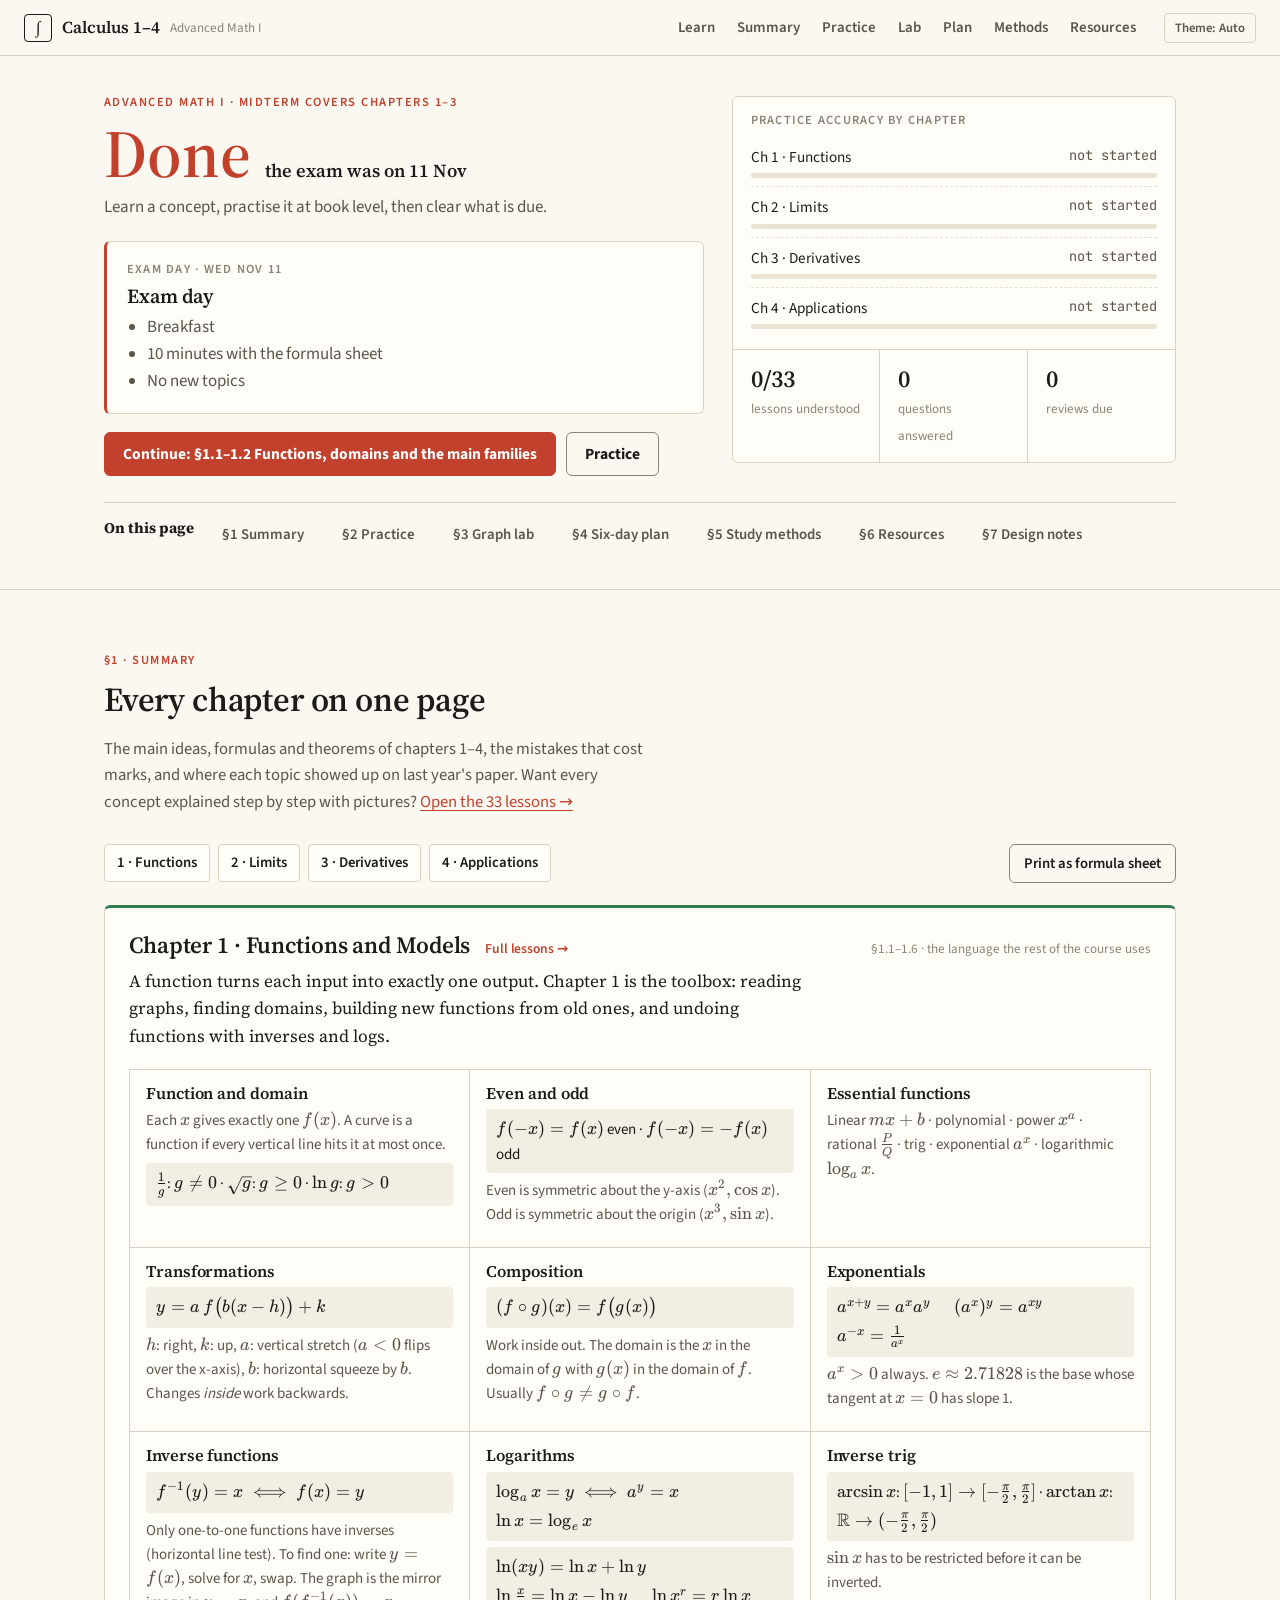
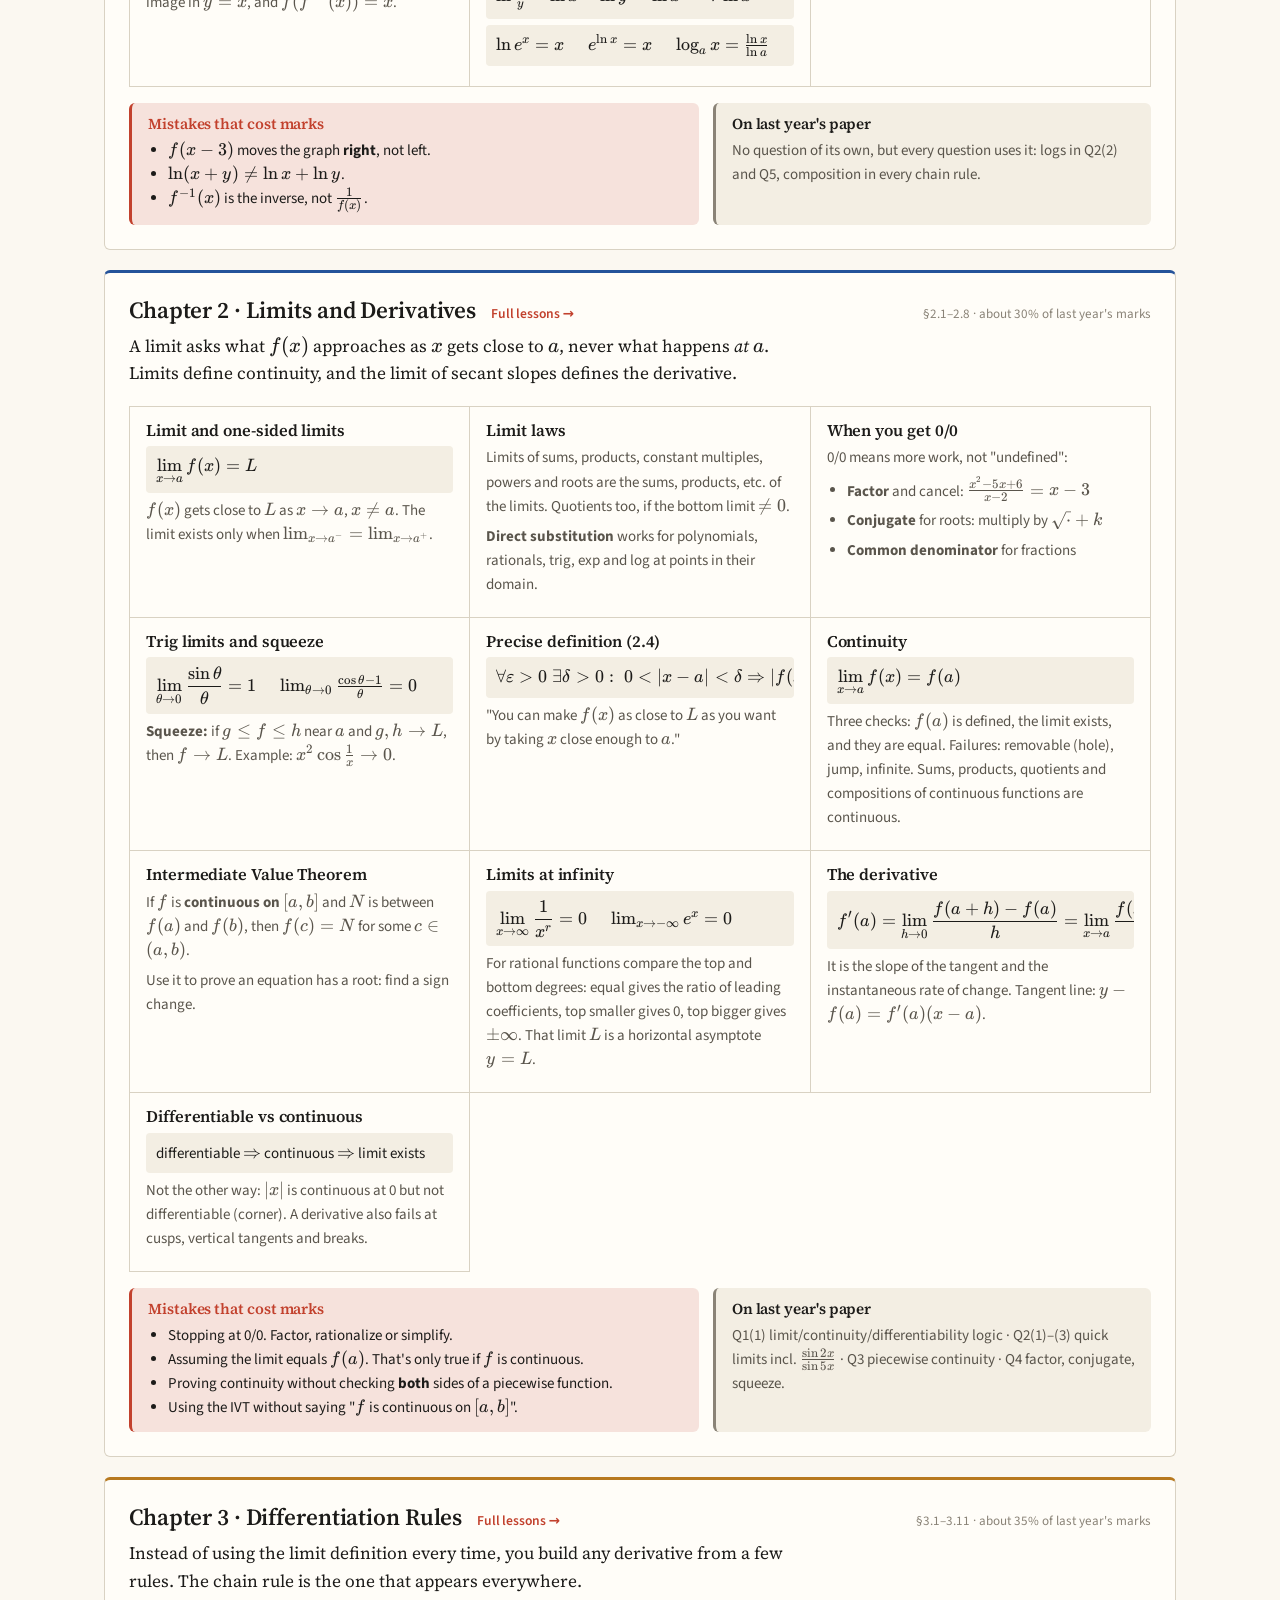
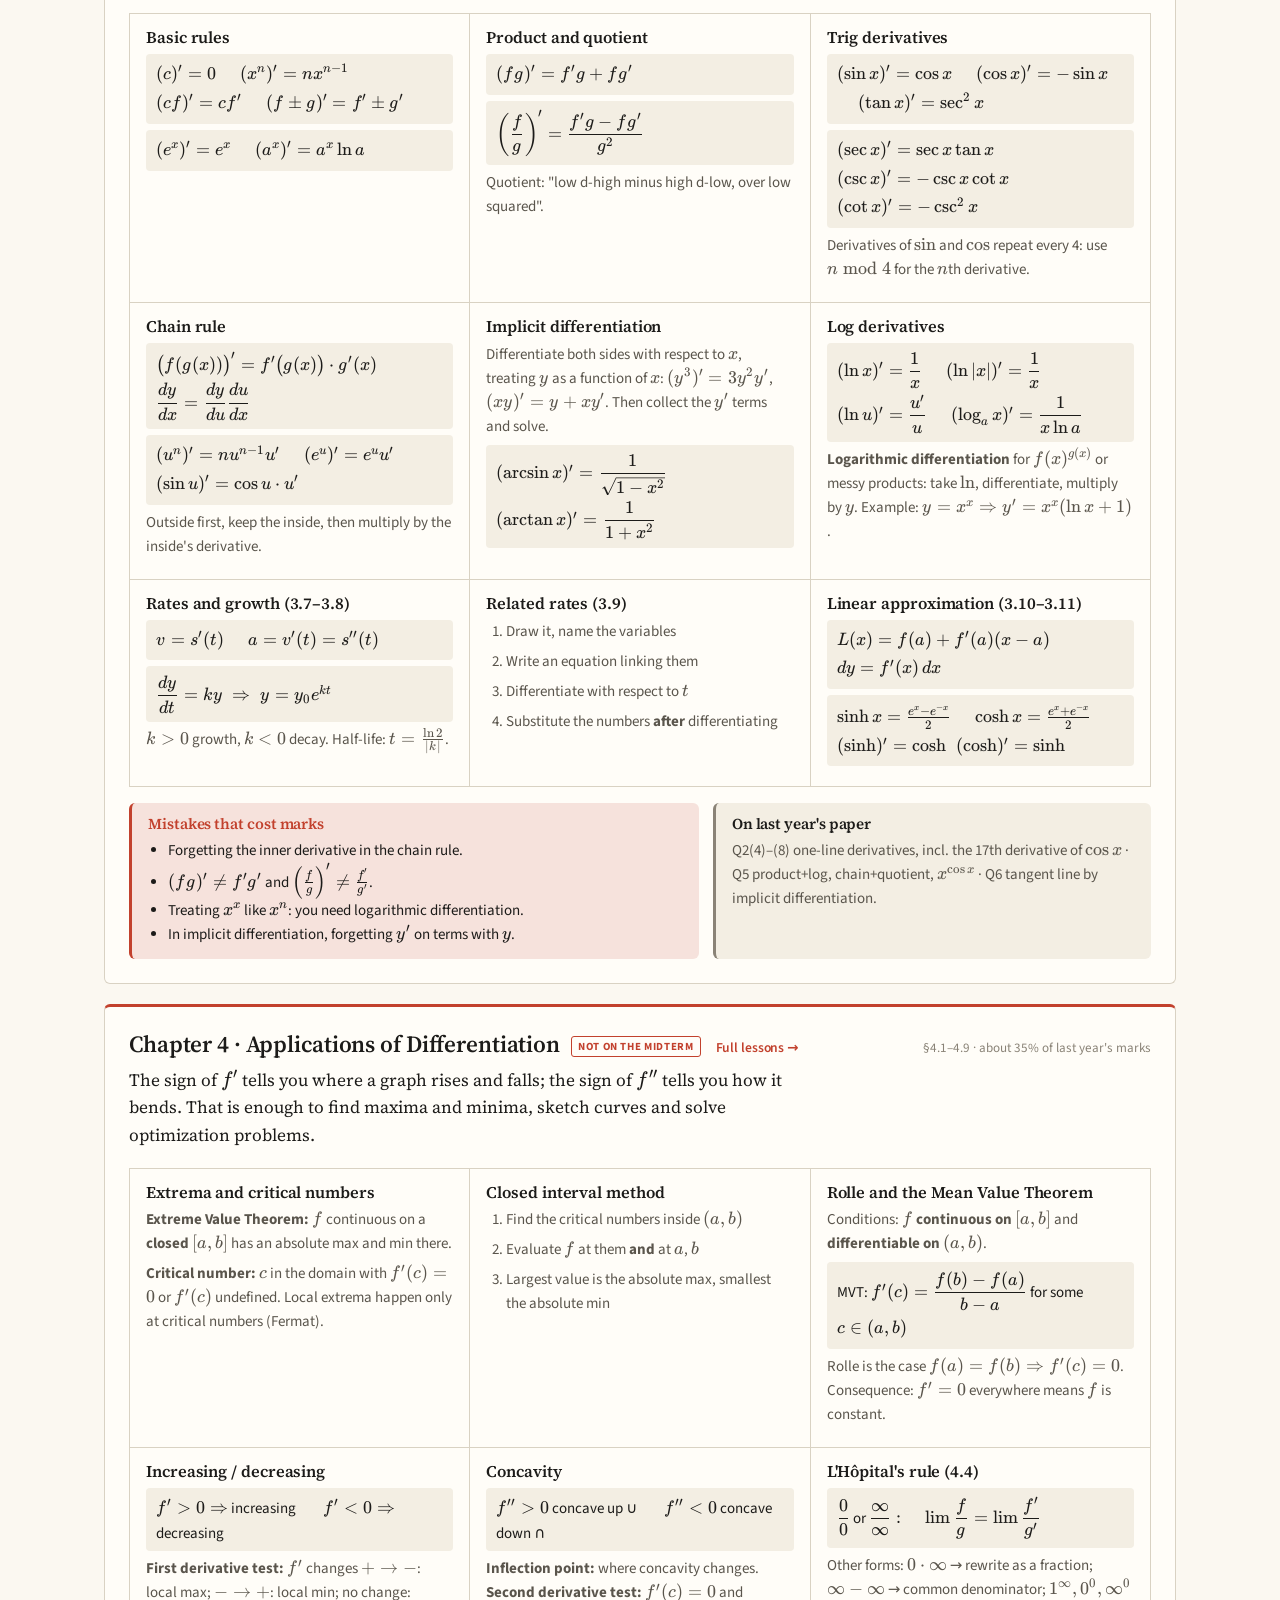
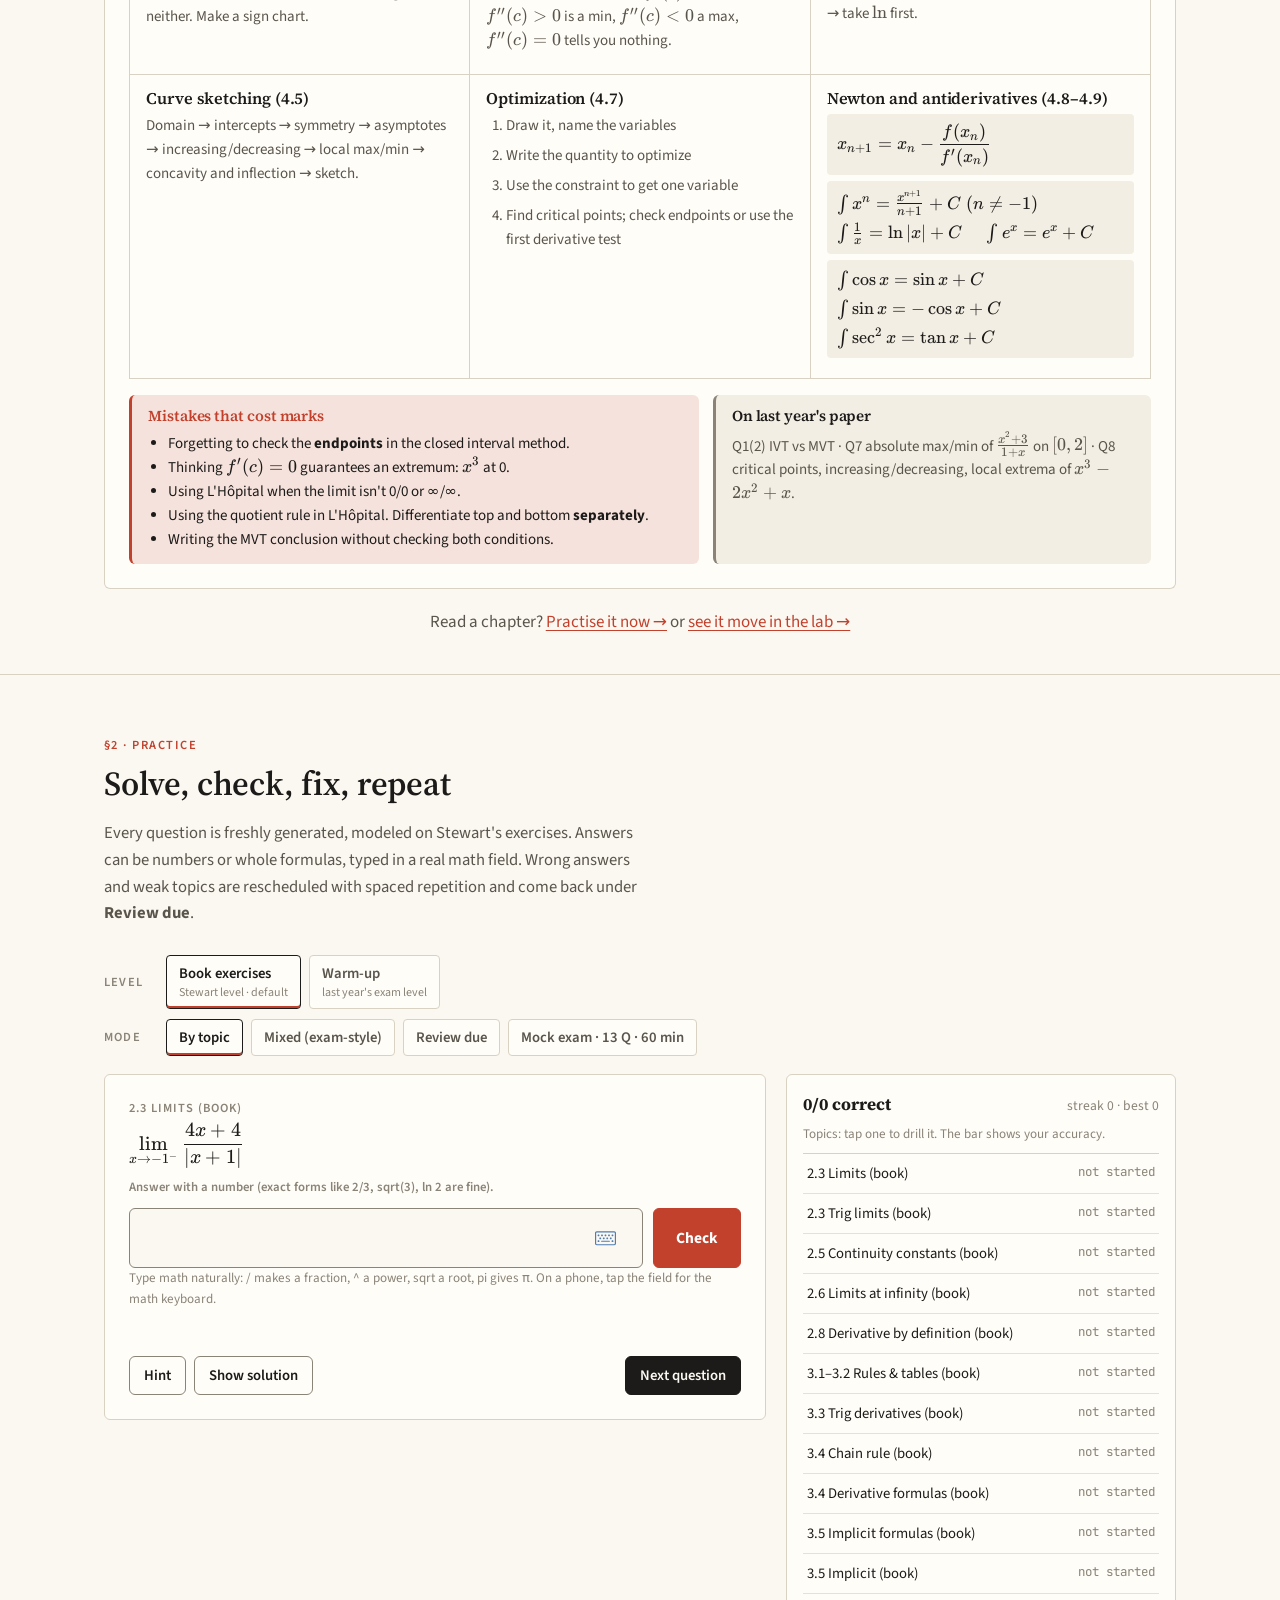
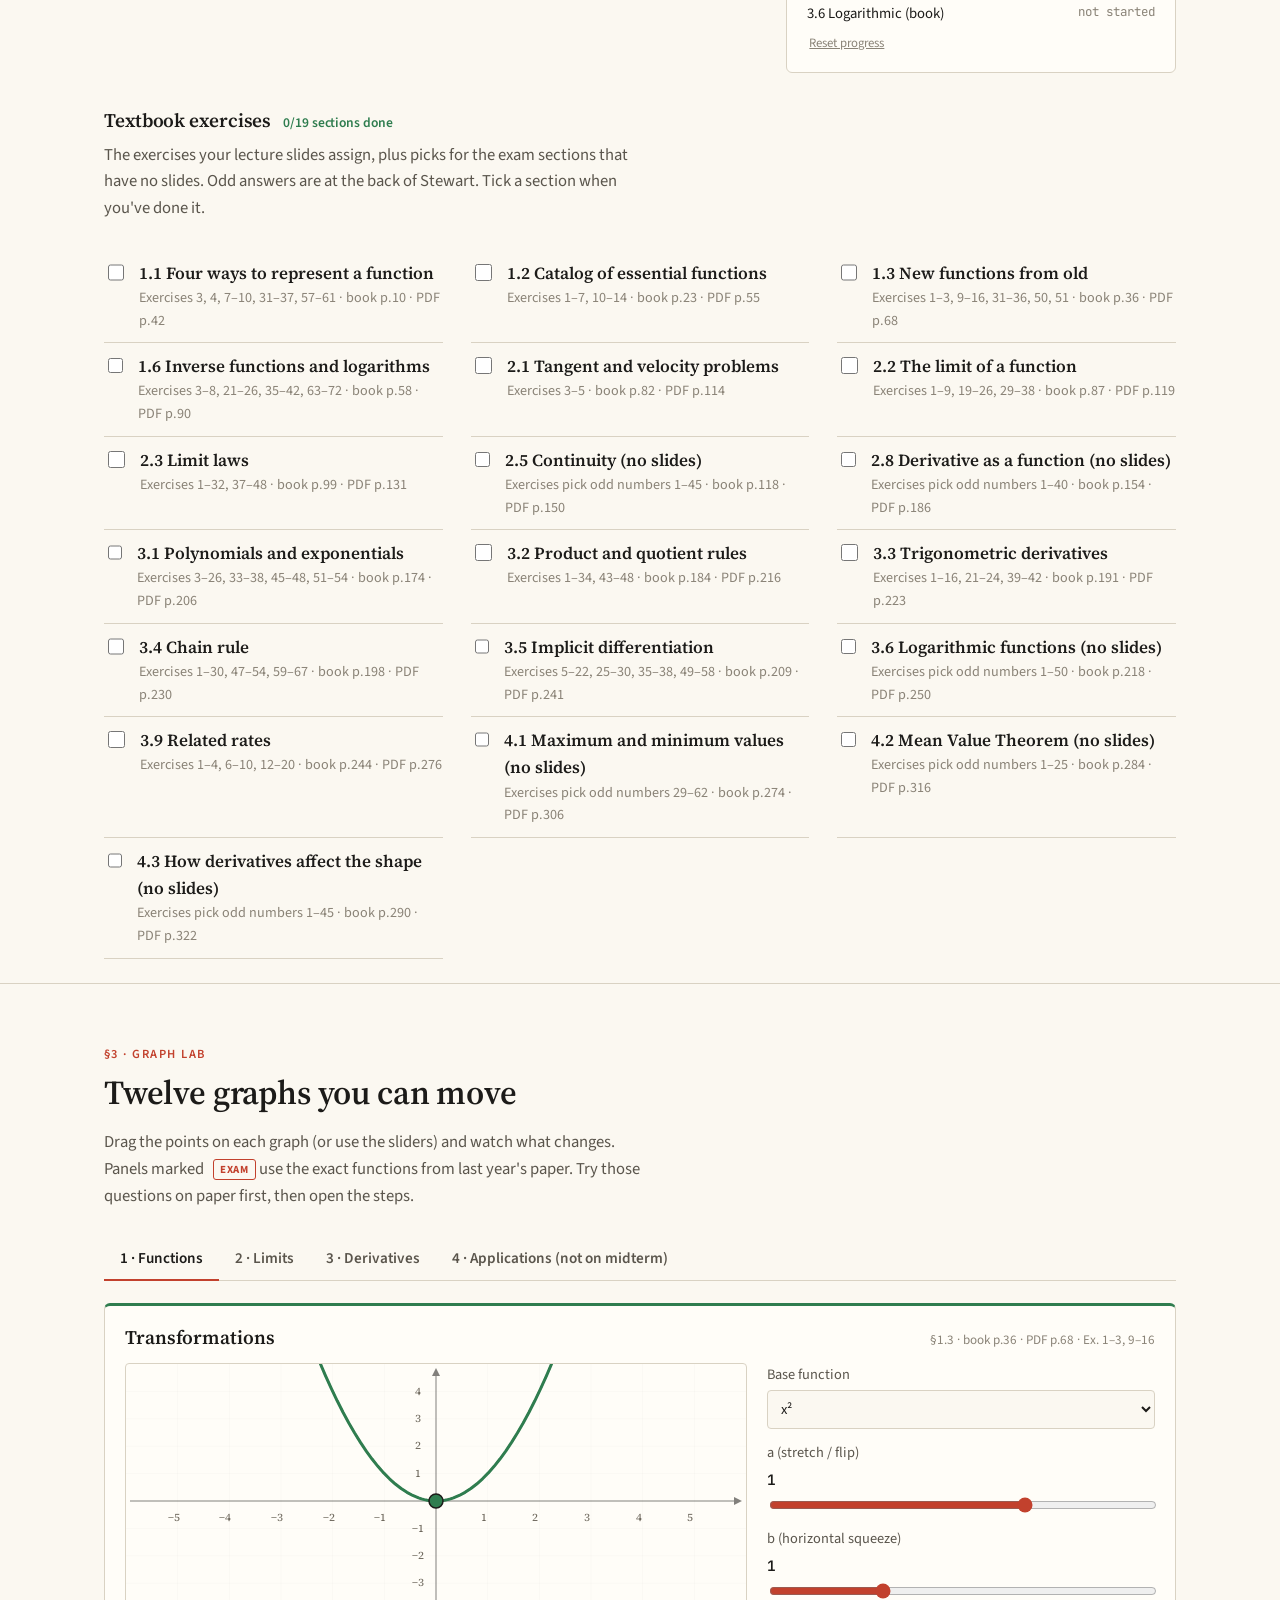
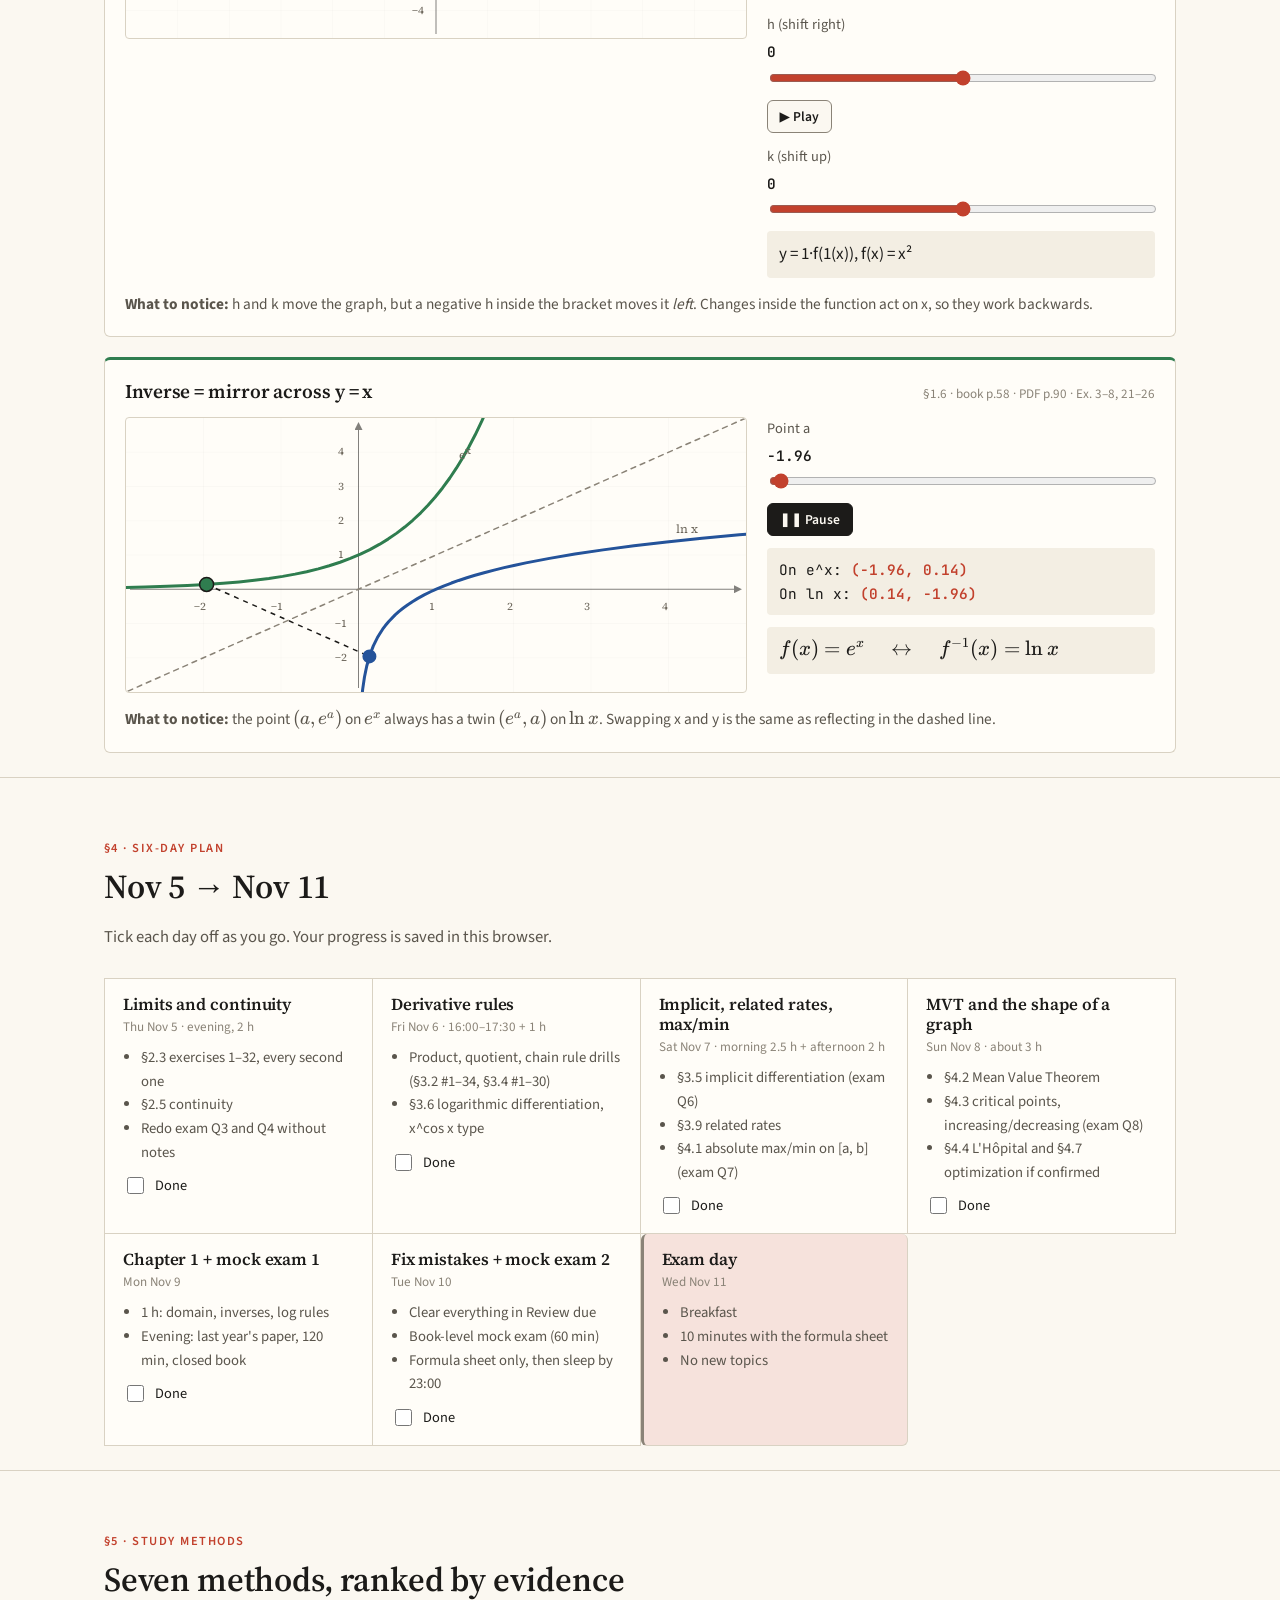
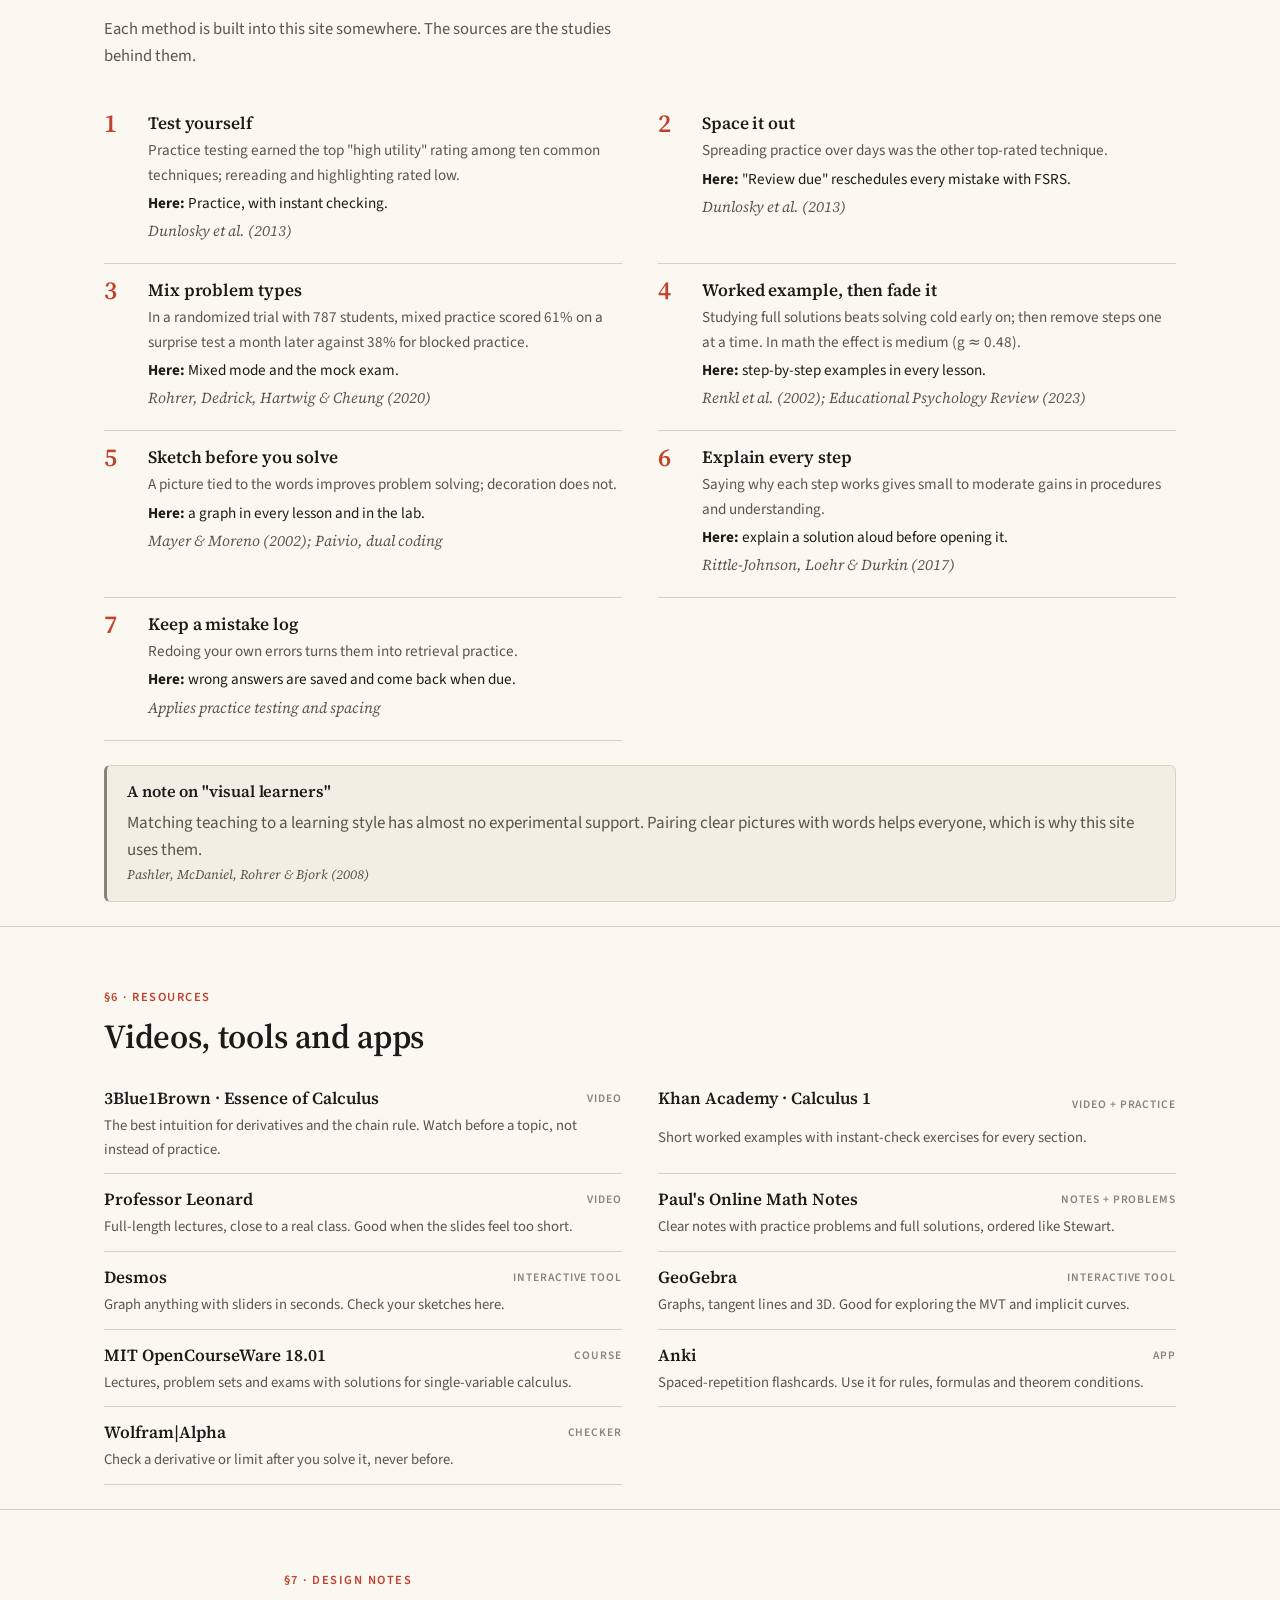
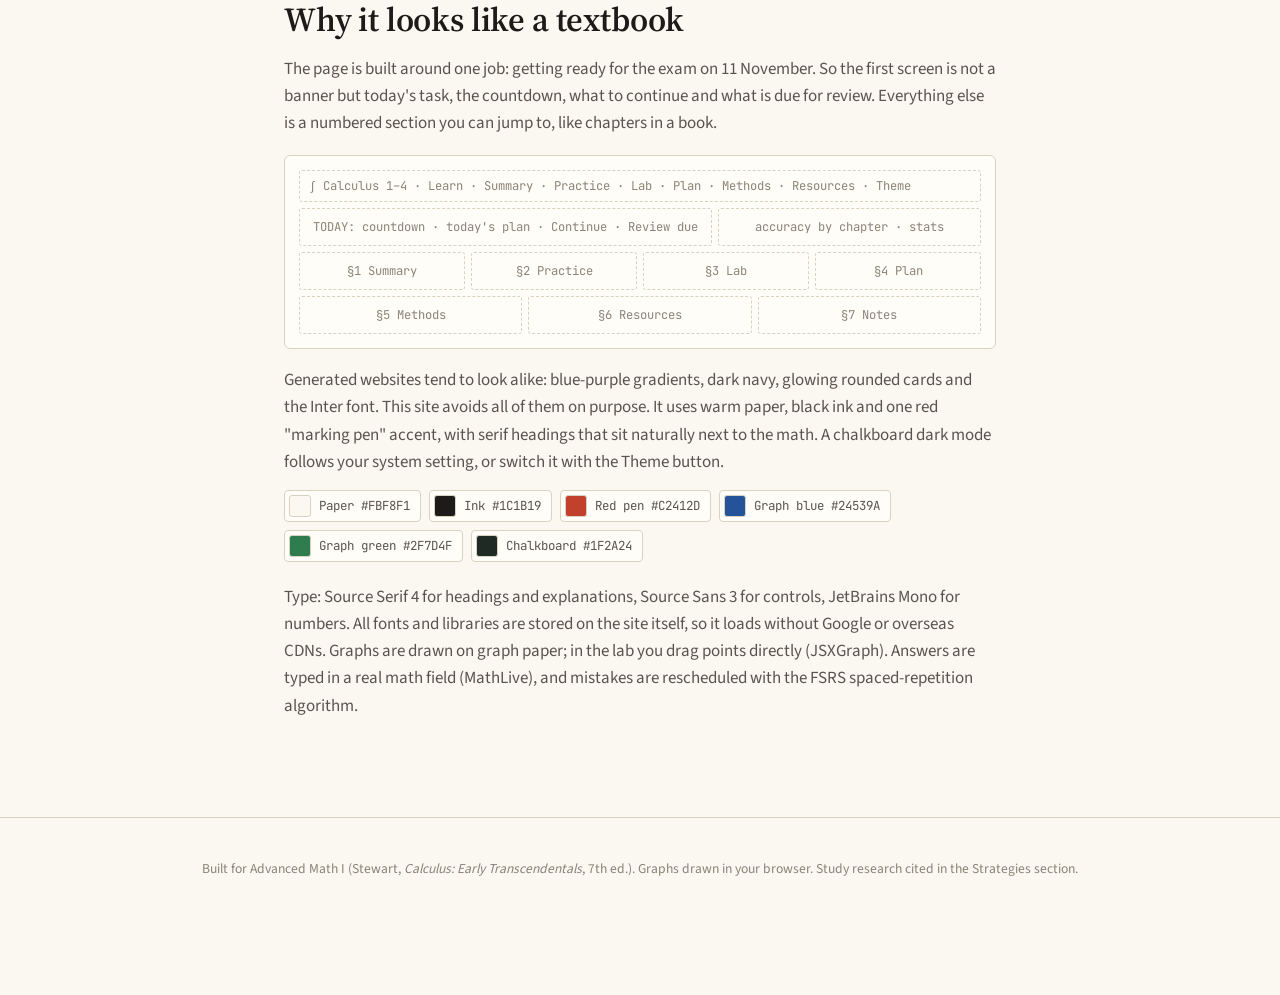
<file: index.html>
<!DOCTYPE html>
<html lang="en">
<head>
<meta charset="utf-8">
<meta name="viewport" content="width=device-width, initial-scale=1">
<title>Calculus · Chapters 1–4</title>
<meta name="description" content="Study site for Stewart Calculus chapters 1–4: lessons, summaries, book-level practice with spaced review, and interactive graphs.">
<script>try{const t=localStorage.getItem("cvl-theme");if(t&&t!=="auto")document.documentElement.dataset.theme=t;}catch(e){}</script>
<link rel="icon" href="data:image/svg+xml,%3Csvg xmlns='http://www.w3.org/2000/svg' viewBox='0 0 32 32'%3E%3Crect width='32' height='32' rx='5' fill='%23FBF8F1' stroke='%231C1B19' stroke-width='2'/%3E%3Ctext x='16' y='23' font-size='20' text-anchor='middle' fill='%23C2412D' font-family='Georgia,serif' font-style='italic'%3E%E2%88%AB%3C/text%3E%3C/svg%3E">
<link rel="stylesheet" href="vendor/katex/katex.min.css">
<link rel="stylesheet" href="vendor/jsxgraph/jsxgraph.css">
<link rel="stylesheet" href="styles.css">
</head>
<body>
<div class="progress" aria-hidden="true"><span id="progress-bar"></span></div>

<header class="topbar">
  <a class="brand" href="#top"><span class="brand-mark">∫</span> Calculus 1–4 <small>Advanced Math I</small></a>
  <nav id="nav" aria-label="Sections">
    <a href="learn.html">Learn</a>
    <a href="#summary">Summary</a>
    <a href="#practice">Practice</a>
    <a href="#lab">Lab</a>
    <a href="#plan">Plan</a>
    <a href="#strategies">Methods</a>
    <a href="#resources">Resources</a>
  </nav>
  <button class="theme-btn" id="theme-btn" type="button" title="Switch paper / chalkboard">Theme: Auto</button>
  <button class="menu-btn" id="menu-btn" aria-label="Open menu" aria-expanded="false"><span></span><span></span><span></span></button>
</header>

<main id="top">

<!-- TODAY -->
<section class="dash" aria-label="Today">
  <div class="wrap dash-grid">
    <div>
      <p class="eyebrow">Advanced Math I · Midterm covers chapters 1–3</p>
      <div class="dash-count"><b id="days-left">–</b><span id="days-label">days to the exam · Wed 11 Nov</span></div>
      <p class="dash-sub" id="dash-sub">Learn a concept, practise it at book level, then clear what is due.</p>
      <div class="today" id="today-box"></div>
      <div class="dash-actions">
        <a class="btn" id="continue-btn" href="learn.html">Continue the lessons</a>
        <a class="btn btn-ghost" id="review-btn" href="?mode=review#practice">Review <span id="due-n">0</span> due</a>
        <a class="btn btn-ghost" href="#practice">Practice</a>
      </div>
    </div>
    <aside class="dash-side" aria-label="Progress">
      <h4>Practice accuracy by chapter</h4>
      <ul class="acc" id="acc"></ul>
      <div class="dash-stats">
        <div><b id="st-lessons">0/33</b><span>lessons understood</span></div>
        <div><b id="st-answered">0</b><span>questions answered</span></div>
        <div><b id="st-due">0</b><span>reviews due</span></div>
      </div>
    </aside>
  </div>
  <div class="wrap">
    <nav class="toc-strip" aria-label="On this page">
      <b>On this page</b>
      <a href="#summary">§1 Summary</a><a href="#practice">§2 Practice</a><a href="#lab">§3 Graph lab</a><a href="#plan">§4 Six-day plan</a><a href="#strategies">§5 Study methods</a><a href="#resources">§6 Resources</a><a href="#design">§7 Design notes</a>
    </nav>
  </div>
</section>

<!-- SUMMARY -->
<section id="summary" class="section">
  <div class="wrap">
    <p class="eyebrow">§1 · Summary</p>
    <h2>Every chapter on one page</h2>
    <p class="section-lead">The main ideas, formulas and theorems of chapters 1–4, the mistakes that cost marks, and where each topic showed up on last year's paper. Want every concept explained step by step with pictures? <a href="learn.html">Open the 33 lessons →</a></p>
    <div class="sum-bar">
      <a class="chip ch1" href="#sum-1">1 · Functions</a>
      <a class="chip ch2" href="#sum-2">2 · Limits</a>
      <a class="chip ch3" href="#sum-3">3 · Derivatives</a>
      <a class="chip ch4" href="#sum-4">4 · Applications</a>
      <button class="ghost" id="print-sheet">Print as formula sheet</button>
    </div>

    <!-- CHAPTER 1 -->
    <article class="sum ch1" id="sum-1">
      <header><h3>Chapter 1 · Functions and Models <a class="sum-learn" href="learn.html#ch1">Full lessons →</a></h3><span class="ref">§1.1–1.6 · the language the rest of the course uses</span></header>
      <p class="sum-big">A function turns each input into exactly one output. Chapter 1 is the toolbox: reading graphs, finding domains, building new functions from old ones, and undoing functions with inverses and logs.</p>
      <div class="sum-grid">
        <div class="sc"><h4>Function and domain</h4><p>Each \(x\) gives exactly one \(f(x)\). A curve is a function if every vertical line hits it at most once.</p><p class="f">\(\tfrac1{g}\): \(g\ne0\) · \(\sqrt{g}\): \(g\ge0\) · \(\ln g\): \(g>0\)</p></div>
        <div class="sc"><h4>Even and odd</h4><p class="f">\(f(-x)=f(x)\) even · \(f(-x)=-f(x)\) odd</p><p>Even is symmetric about the y-axis (\(x^2,\cos x\)). Odd is symmetric about the origin (\(x^3,\sin x\)).</p></div>
        <div class="sc"><h4>Essential functions</h4><p>Linear \(mx+b\) · polynomial · power \(x^a\) · rational \(\tfrac{P}{Q}\) · trig · exponential \(a^x\) · logarithmic \(\log_a x\).</p></div>
        <div class="sc"><h4>Transformations</h4><p class="f">\(y=a\,f\big(b(x-h)\big)+k\)</p><p>\(h\): right, \(k\): up, \(a\): vertical stretch (\(a<0\) flips over the x-axis), \(b\): horizontal squeeze by \(b\). Changes <em>inside</em> work backwards.</p></div>
        <div class="sc"><h4>Composition</h4><p class="f">\((f\circ g)(x)=f\big(g(x)\big)\)</p><p>Work inside out. The domain is the \(x\) in the domain of \(g\) with \(g(x)\) in the domain of \(f\). Usually \(f\circ g\ne g\circ f\).</p></div>
        <div class="sc"><h4>Exponentials</h4><p class="f">\(a^{x+y}=a^xa^y\) <span class='gap'></span> \((a^x)^y=a^{xy}\) <span class='gap'></span> \(a^{-x}=\tfrac1{a^x}\)</p><p>\(a^x>0\) always. \(e\approx2.71828\) is the base whose tangent at \(x=0\) has slope 1.</p></div>
        <div class="sc"><h4>Inverse functions</h4><p class="f">\(f^{-1}(y)=x \iff f(x)=y\)</p><p>Only one-to-one functions have inverses (horizontal line test). To find one: write \(y=f(x)\), solve for \(x\), swap. The graph is the mirror image in \(y=x\), and \(f(f^{-1}(x))=x\).</p></div>
        <div class="sc"><h4>Logarithms</h4><p class="f">\(\log_a x=y\iff a^y=x\) <span class='gap'></span> \(\ln x=\log_e x\)</p><p class="f">\(\ln(xy)=\ln x+\ln y\) <span class='gap'></span> \(\ln\tfrac xy=\ln x-\ln y\) <span class='gap'></span> \(\ln x^r=r\ln x\)</p><p class="f">\(\ln e^x=x\) <span class='gap'></span> \(e^{\ln x}=x\) <span class='gap'></span> \(\log_a x=\tfrac{\ln x}{\ln a}\)</p></div>
        <div class="sc"><h4>Inverse trig</h4><p class="f">\(\arcsin x\): \([-1,1]\to[-\tfrac\pi2,\tfrac\pi2]\) · \(\arctan x\): \(\mathbb R\to(-\tfrac\pi2,\tfrac\pi2)\)</p><p>\(\sin x\) has to be restricted before it can be inverted.</p></div>
      </div>
      <div class="sum-foot">
        <div class="mist"><h4>Mistakes that cost marks</h4><ul>
          <li>\(f(x-3)\) moves the graph <b>right</b>, not left.</li>
          <li>\(\ln(x+y)\ne\ln x+\ln y\).</li>
          <li>\(f^{-1}(x)\) is the inverse, not \(\tfrac1{f(x)}\).</li>
        </ul></div>
        <div class="exam"><h4>On last year's paper</h4><p>No question of its own, but every question uses it: logs in Q2(2) and Q5, composition in every chain rule.</p></div>
      </div>
    </article>

    <!-- CHAPTER 2 -->
    <article class="sum ch2" id="sum-2">
      <header><h3>Chapter 2 · Limits and Derivatives <a class="sum-learn" href="learn.html#ch2">Full lessons →</a></h3><span class="ref">§2.1–2.8 · about 30% of last year's marks</span></header>
      <p class="sum-big">A limit asks what \(f(x)\) approaches as \(x\) gets close to \(a\), never what happens <em>at</em> \(a\). Limits define continuity, and the limit of secant slopes defines the derivative.</p>
      <div class="sum-grid">
        <div class="sc"><h4>Limit and one-sided limits</h4><p class="f">\(\displaystyle\lim_{x\to a}f(x)=L\)</p><p>\(f(x)\) gets close to \(L\) as \(x\to a\), \(x\ne a\). The limit exists only when \(\lim_{x\to a^-}=\lim_{x\to a^+}\).</p></div>
        <div class="sc"><h4>Limit laws</h4><p>Limits of sums, products, constant multiples, powers and roots are the sums, products, etc. of the limits. Quotients too, if the bottom limit \(\ne0\).</p><p><b>Direct substitution</b> works for polynomials, rationals, trig, exp and log at points in their domain.</p></div>
        <div class="sc"><h4>When you get 0/0</h4><p>0/0 means more work, not "undefined":</p><ul><li><b>Factor</b> and cancel: \(\tfrac{x^2-5x+6}{x-2}=x-3\)</li><li><b>Conjugate</b> for roots: multiply by \(\sqrt{\cdot}+k\)</li><li><b>Common denominator</b> for fractions</li></ul></div>
        <div class="sc"><h4>Trig limits and squeeze</h4><p class="f">\(\displaystyle\lim_{\theta\to0}\frac{\sin\theta}{\theta}=1\) <span class='gap'></span> \(\lim_{\theta\to0}\frac{\cos\theta-1}{\theta}=0\)</p><p><b>Squeeze:</b> if \(g\le f\le h\) near \(a\) and \(g,h\to L\), then \(f\to L\). Example: \(x^2\cos\tfrac1x\to0\).</p></div>
        <div class="sc"><h4>Precise definition (2.4)</h4><p class="f">\(\forall\varepsilon>0\ \exists\delta>0:\ 0<|x-a|<\delta\Rightarrow|f(x)-L|<\varepsilon\)</p><p>"You can make \(f(x)\) as close to \(L\) as you want by taking \(x\) close enough to \(a\)."</p></div>
        <div class="sc"><h4>Continuity</h4><p class="f">\(\displaystyle\lim_{x\to a}f(x)=f(a)\)</p><p>Three checks: \(f(a)\) is defined, the limit exists, and they are equal. Failures: removable (hole), jump, infinite. Sums, products, quotients and compositions of continuous functions are continuous.</p></div>
        <div class="sc"><h4>Intermediate Value Theorem</h4><p>If \(f\) is <b>continuous on \([a,b]\)</b> and \(N\) is between \(f(a)\) and \(f(b)\), then \(f(c)=N\) for some \(c\in(a,b)\).</p><p>Use it to prove an equation has a root: find a sign change.</p></div>
        <div class="sc"><h4>Limits at infinity</h4><p class="f">\(\displaystyle\lim_{x\to\infty}\frac1{x^r}=0\) <span class='gap'></span> \(\lim_{x\to-\infty}e^x=0\)</p><p>For rational functions compare the top and bottom degrees: equal gives the ratio of leading coefficients, top smaller gives 0, top bigger gives \(\pm\infty\). That limit \(L\) is a horizontal asymptote \(y=L\).</p></div>
        <div class="sc"><h4>The derivative</h4><p class="f">\(\displaystyle f'(a)=\lim_{h\to0}\frac{f(a+h)-f(a)}{h}=\lim_{x\to a}\frac{f(x)-f(a)}{x-a}\)</p><p>It is the slope of the tangent and the instantaneous rate of change. Tangent line: \(y-f(a)=f'(a)(x-a)\).</p></div>
        <div class="sc"><h4>Differentiable vs continuous</h4><p class="f">differentiable \(\Rightarrow\) continuous \(\Rightarrow\) limit exists</p><p>Not the other way: \(|x|\) is continuous at 0 but not differentiable (corner). A derivative also fails at cusps, vertical tangents and breaks.</p></div>
      </div>
      <div class="sum-foot">
        <div class="mist"><h4>Mistakes that cost marks</h4><ul>
          <li>Stopping at 0/0. Factor, rationalize or simplify.</li>
          <li>Assuming the limit equals \(f(a)\). That's only true if \(f\) is continuous.</li>
          <li>Proving continuity without checking <b>both</b> sides of a piecewise function.</li>
          <li>Using the IVT without saying "\(f\) is continuous on \([a,b]\)".</li>
        </ul></div>
        <div class="exam"><h4>On last year's paper</h4><p>Q1(1) limit/continuity/differentiability logic · Q2(1)–(3) quick limits incl. \(\tfrac{\sin2x}{\sin5x}\) · Q3 piecewise continuity · Q4 factor, conjugate, squeeze.</p></div>
      </div>
    </article>

    <!-- CHAPTER 3 -->
    <article class="sum ch3" id="sum-3">
      <header><h3>Chapter 3 · Differentiation Rules <a class="sum-learn" href="learn.html#ch3">Full lessons →</a></h3><span class="ref">§3.1–3.11 · about 35% of last year's marks</span></header>
      <p class="sum-big">Instead of using the limit definition every time, you build any derivative from a few rules. The chain rule is the one that appears everywhere.</p>
      <div class="sum-grid">
        <div class="sc"><h4>Basic rules</h4><p class="f">\((c)'=0\) <span class='gap'></span> \((x^n)'=nx^{n-1}\) <span class='gap'></span> \((cf)'=cf'\) <span class='gap'></span> \((f\pm g)'=f'\pm g'\)</p><p class="f">\((e^x)'=e^x\) <span class='gap'></span> \((a^x)'=a^x\ln a\)</p></div>
        <div class="sc"><h4>Product and quotient</h4><p class="f">\((fg)'=f'g+fg'\)</p><p class="f">\(\left(\dfrac fg\right)'=\dfrac{f'g-fg'}{g^2}\)</p><p>Quotient: "low d-high minus high d-low, over low squared".</p></div>
        <div class="sc"><h4>Trig derivatives</h4><p class="f">\((\sin x)'=\cos x\) <span class='gap'></span> \((\cos x)'=-\sin x\) <span class='gap'></span> \((\tan x)'=\sec^2x\)</p><p class="f">\((\sec x)'=\sec x\tan x\) <span class='gap'></span> \((\csc x)'=-\csc x\cot x\) <span class='gap'></span> \((\cot x)'=-\csc^2x\)</p><p>Derivatives of \(\sin\) and \(\cos\) repeat every 4: use \(n \bmod 4\) for the \(n\)th derivative.</p></div>
        <div class="sc"><h4>Chain rule</h4><p class="f">\(\big(f(g(x))\big)'=f'\big(g(x)\big)\cdot g'(x)\) <span class='gap'></span> \(\dfrac{dy}{dx}=\dfrac{dy}{du}\dfrac{du}{dx}\)</p><p class="f">\((u^n)'=nu^{n-1}u'\) <span class='gap'></span> \((e^u)'=e^uu'\) <span class='gap'></span> \((\sin u)'=\cos u\cdot u'\)</p><p>Outside first, keep the inside, then multiply by the inside's derivative.</p></div>
        <div class="sc"><h4>Implicit differentiation</h4><p>Differentiate both sides with respect to \(x\), treating \(y\) as a function of \(x\): \((y^3)'=3y^2y'\), \((xy)'=y+xy'\). Then collect the \(y'\) terms and solve.</p><p class="f">\((\arcsin x)'=\dfrac1{\sqrt{1-x^2}}\) <span class='gap'></span> \((\arctan x)'=\dfrac1{1+x^2}\)</p></div>
        <div class="sc"><h4>Log derivatives</h4><p class="f">\((\ln x)'=\dfrac1x\) <span class='gap'></span> \((\ln|x|)'=\dfrac1x\) <span class='gap'></span> \((\ln u)'=\dfrac{u'}u\) <span class='gap'></span> \((\log_ax)'=\dfrac1{x\ln a}\)</p><p><b>Logarithmic differentiation</b> for \(f(x)^{g(x)}\) or messy products: take \(\ln\), differentiate, multiply by \(y\). Example: \(y=x^x\Rightarrow y'=x^x(\ln x+1)\).</p></div>
        <div class="sc"><h4>Rates and growth (3.7–3.8)</h4><p class="f">\(v=s'(t)\) <span class='gap'></span> \(a=v'(t)=s''(t)\)</p><p class="f">\(\dfrac{dy}{dt}=ky\ \Rightarrow\ y=y_0e^{kt}\)</p><p>\(k>0\) growth, \(k<0\) decay. Half-life: \(t=\tfrac{\ln2}{|k|}\).</p></div>
        <div class="sc"><h4>Related rates (3.9)</h4><ol><li>Draw it, name the variables</li><li>Write an equation linking them</li><li>Differentiate with respect to \(t\)</li><li>Substitute the numbers <b>after</b> differentiating</li></ol></div>
        <div class="sc"><h4>Linear approximation (3.10–3.11)</h4><p class="f">\(L(x)=f(a)+f'(a)(x-a)\) <span class='gap'></span> \(dy=f'(x)\,dx\)</p><p class="f">\(\sinh x=\tfrac{e^x-e^{-x}}2\) <span class='gap'></span> \(\cosh x=\tfrac{e^x+e^{-x}}2\) <span class='gap'></span> \((\sinh)'=\cosh\ \ (\cosh)'=\sinh\)</p></div>
      </div>
      <div class="sum-foot">
        <div class="mist"><h4>Mistakes that cost marks</h4><ul>
          <li>Forgetting the inner derivative in the chain rule.</li>
          <li>\((fg)'\ne f'g'\) and \(\left(\tfrac fg\right)'\ne\tfrac{f'}{g'}\).</li>
          <li>Treating \(x^x\) like \(x^n\): you need logarithmic differentiation.</li>
          <li>In implicit differentiation, forgetting \(y'\) on terms with \(y\).</li>
        </ul></div>
        <div class="exam"><h4>On last year's paper</h4><p>Q2(4)–(8) one-line derivatives, incl. the 17th derivative of \(\cos x\) · Q5 product+log, chain+quotient, \(x^{\cos x}\) · Q6 tangent line by implicit differentiation.</p></div>
      </div>
    </article>

    <!-- CHAPTER 4 -->
    <article class="sum ch4" id="sum-4">
      <header><h3>Chapter 4 · Applications of Differentiation <span class="tag">Not on the midterm</span> <a class="sum-learn" href="learn.html#ch4">Full lessons →</a></h3><span class="ref">§4.1–4.9 · about 35% of last year's marks</span></header>
      <p class="sum-big">The sign of \(f'\) tells you where a graph rises and falls; the sign of \(f''\) tells you how it bends. That is enough to find maxima and minima, sketch curves and solve optimization problems.</p>
      <div class="sum-grid">
        <div class="sc"><h4>Extrema and critical numbers</h4><p><b>Extreme Value Theorem:</b> \(f\) continuous on a <b>closed</b> \([a,b]\) has an absolute max and min there.</p><p><b>Critical number:</b> \(c\) in the domain with \(f'(c)=0\) or \(f'(c)\) undefined. Local extrema happen only at critical numbers (Fermat).</p></div>
        <div class="sc"><h4>Closed interval method</h4><ol><li>Find the critical numbers inside \((a,b)\)</li><li>Evaluate \(f\) at them <b>and</b> at \(a\), \(b\)</li><li>Largest value is the absolute max, smallest the absolute min</li></ol></div>
        <div class="sc"><h4>Rolle and the Mean Value Theorem</h4><p>Conditions: \(f\) <b>continuous on \([a,b]\)</b> and <b>differentiable on \((a,b)\)</b>.</p><p class="f">MVT: \(f'(c)=\dfrac{f(b)-f(a)}{b-a}\) for some \(c\in(a,b)\)</p><p>Rolle is the case \(f(a)=f(b)\Rightarrow f'(c)=0\). Consequence: \(f'=0\) everywhere means \(f\) is constant.</p></div>
        <div class="sc"><h4>Increasing / decreasing</h4><p class="f">\(f'>0\Rightarrow\) increasing \(\) <span class='gap'></span> \(f'<0\Rightarrow\) decreasing</p><p><b>First derivative test:</b> \(f'\) changes \(+\to-\): local max; \(-\to+\): local min; no change: neither. Make a sign chart.</p></div>
        <div class="sc"><h4>Concavity</h4><p class="f">\(f''>0\) concave up ∪ \(\) <span class='gap'></span> \(f''<0\) concave down ∩</p><p><b>Inflection point:</b> where concavity changes. <b>Second derivative test:</b> \(f'(c)=0\) and \(f''(c)>0\) is a min, \(f''(c)<0\) a max, \(f''(c)=0\) tells you nothing.</p></div>
        <div class="sc"><h4>L'Hôpital's rule (4.4)</h4><p class="f">\(\dfrac00\) or \(\dfrac\infty\infty:\) <span class='gap'></span> \(\displaystyle\lim\frac fg=\lim\frac{f'}{g'}\)</p><p>Other forms: \(0\cdot\infty\) → rewrite as a fraction; \(\infty-\infty\) → common denominator; \(1^\infty,0^0,\infty^0\) → take \(\ln\) first.</p></div>
        <div class="sc"><h4>Curve sketching (4.5)</h4><p>Domain → intercepts → symmetry → asymptotes → increasing/decreasing → local max/min → concavity and inflection → sketch.</p></div>
        <div class="sc"><h4>Optimization (4.7)</h4><ol><li>Draw it, name the variables</li><li>Write the quantity to optimize</li><li>Use the constraint to get one variable</li><li>Find critical points; check endpoints or use the first derivative test</li></ol></div>
        <div class="sc"><h4>Newton and antiderivatives (4.8–4.9)</h4><p class="f">\(x_{n+1}=x_n-\dfrac{f(x_n)}{f'(x_n)}\)</p><p class="f">\(\int x^n=\tfrac{x^{n+1}}{n+1}+C\ (n\ne-1)\) <span class='gap'></span> \(\int\tfrac1x=\ln|x|+C\) <span class='gap'></span> \(\int e^x=e^x+C\)</p><p class="f">\(\int\cos x=\sin x+C\) <span class='gap'></span> \(\int\sin x=-\cos x+C\) <span class='gap'></span> \(\int\sec^2x=\tan x+C\)</p></div>
      </div>
      <div class="sum-foot">
        <div class="mist"><h4>Mistakes that cost marks</h4><ul>
          <li>Forgetting to check the <b>endpoints</b> in the closed interval method.</li>
          <li>Thinking \(f'(c)=0\) guarantees an extremum: \(x^3\) at 0.</li>
          <li>Using L'Hôpital when the limit isn't 0/0 or ∞/∞.</li>
          <li>Using the quotient rule in L'Hôpital. Differentiate top and bottom <b>separately</b>.</li>
          <li>Writing the MVT conclusion without checking both conditions.</li>
        </ul></div>
        <div class="exam"><h4>On last year's paper</h4><p>Q1(2) IVT vs MVT · Q7 absolute max/min of \(\tfrac{x^2+3}{1+x}\) on \([0,2]\) · Q8 critical points, increasing/decreasing, local extrema of \(x^3-2x^2+x\).</p></div>
      </div>
    </article>

    <div class="sum-next"><p>Read a chapter? <a href="#practice">Practise it now →</a> or <a href="#lab">see it move in the lab →</a></p></div>
  </div>
</section>

<!-- PRACTICE -->
<section id="practice" class="section">
  <div class="wrap">
    <p class="eyebrow">§2 · Practice</p>
    <h2>Solve, check, fix, repeat</h2>
    <p class="section-lead">Every question is freshly generated, modeled on Stewart's exercises. Answers can be numbers or whole formulas, typed in a real math field. Wrong answers and weak topics are rescheduled with spaced repetition and come back under <b>Review due</b>.</p>

    <div class="pr-level">
      <span>Level</span>
      <button class="pr-lv active" data-level="book">Book exercises <small>Stewart level · default</small></button>
      <button class="pr-lv" data-level="basic">Warm-up <small>last year's exam level</small></button>
    </div>
    <div class="pr-modes">
      <span>Mode</span>
      <button class="pr-mode active" data-m="topic">By topic</button>
      <button class="pr-mode" data-m="mixed">Mixed (exam-style)</button>
      <button class="pr-mode" data-m="review">Review due <span class="pr-badge" id="pr-due-count" hidden>0</span></button>
      <button class="pr-mode" data-m="mock">Mock exam · <span id="pr-mock-label">13 Q · 60 min</span></button>
    </div>

    <div class="pr-layout">
      <article class="pr-card" id="pr-card">
        <div class="pr-mock-bar" id="pr-mock-bar" hidden><span id="pr-mock-pos"></span><span id="pr-mock-time"></span></div>
        <p class="pr-topic-label" id="pr-topic-label"></p>
        <div class="pr-q" id="pr-q">Loading…</div>
        <p class="pr-kind" id="pr-kind"></p>
        <div class="pr-input-row" id="pr-input-row">
          <input id="pr-answer" type="text" inputmode="text" autocomplete="off" spellcheck="false" placeholder="Your answer, then Enter" aria-label="Your answer">
          <button class="btn" id="pr-check">Check</button>
        </div>
        <p class="hint" id="pr-input-note"></p>
        <div class="pr-choices" id="pr-choices" hidden></div>
        <div class="pr-feedback" id="pr-feedback"></div>
        <div class="pr-actions">
          <button class="ghost" id="pr-hint">Hint</button>
          <button class="ghost" id="pr-show">Show solution</button>
          <button class="ghost primary" id="pr-next">Next question</button>
        </div>
        <div class="pr-box hint" id="pr-hint-box" hidden></div>
        <div class="pr-box steps" id="pr-steps-box" hidden></div>
      </article>

      <aside class="pr-side">
        <div class="pr-stats"><b id="pr-total">0/0 correct</b><span id="pr-streak">streak 0</span></div>
        <p class="pr-side-title">Topics: tap one to drill it. The bar shows your accuracy.</p>
        <div class="pr-topics" id="pr-topics"></div>
        <button class="pr-reset" id="pr-reset">Reset progress</button>
      </aside>
    </div>

    <div class="pr-bookwrap">
      <h3>Textbook exercises <span class="pr-book-count" id="pr-book-count"></span></h3>
      <p class="section-lead">The exercises your lecture slides assign, plus picks for the exam sections that have no slides. Odd answers are at the back of Stewart. Tick a section when you've done it.</p>
      <div class="pr-book" id="pr-book"></div>
    </div>
  </div>
</section>



<!-- LAB -->
<section id="lab" class="section">
  <div class="wrap">
    <p class="eyebrow">§3 · Graph lab</p>
    <h2>Twelve graphs you can move</h2>
    <p class="section-lead">Drag the points on each graph (or use the sliders) and watch what changes. Panels marked <span class="tag">Exam</span> use the exact functions from last year's paper. Try those questions on paper first, then open the steps.</p>

    <div class="chapter-tabs" role="tablist">
      <button class="tab ch1 active" data-ch="1" role="tab">1 · Functions</button>
      <button class="tab ch2" data-ch="2" role="tab">2 · Limits</button>
      <button class="tab ch3" data-ch="3" role="tab">3 · Derivatives</button>
      <button class="tab ch4" data-ch="4" role="tab">4 · Applications (not on midterm)</button>
    </div>

    <!-- CHAPTER 1 -->
    <div class="chapter" data-ch="1">
      <article class="lab ch1">
        <header><h3>Transformations</h3><span class="ref">§1.3 · book p.36 · PDF p.68 · Ex. 1–3, 9–16</span></header>
        <div class="lab-body">
          <div id="b-transform" class="jxg-box"></div>
          <div class="controls">
            <label>Base function
              <select id="t-base"><option value="sq">x²</option><option value="abs">|x|</option><option value="sin">sin x</option><option value="sqrt">√x</option></select>
            </label>
            <label>a (stretch / flip) <output id="o-a">1</output><input type="range" id="t-a" min="-3" max="3" step="0.1" value="1"></label>
            <label>b (horizontal squeeze) <output id="o-b">1</output><input type="range" id="t-b" min="0.2" max="3" step="0.1" value="1"></label>
            <label>h (shift right) <output id="o-h">0</output><input type="range" id="t-h" min="-4" max="4" step="0.1" value="0"></label>
            <label>k (shift up) <output id="o-k">0</output><input type="range" id="t-k" min="-4" max="4" step="0.1" value="0"></label>
            <p class="formula" id="t-formula"></p>
          </div>
        </div>
        <p class="notice"><b>What to notice:</b> h and k move the graph, but a negative h inside the bracket moves it <em>left</em>. Changes inside the function act on x, so they work backwards.</p>
      </article>

      <article class="lab ch1">
        <header><h3>Inverse = mirror across y = x</h3><span class="ref">§1.6 · book p.58 · PDF p.90 · Ex. 3–8, 21–26</span></header>
        <div class="lab-body">
          <div id="b-inverse" class="jxg-box"></div>
          <div class="controls">
            <label>Point a <output id="o-ia">0</output><input type="range" id="i-a" min="-2" max="1.4" step="0.01" value="0"></label>
            <p class="readout" id="i-read"></p>
            <p class="formula">\( f(x)=e^x \quad\leftrightarrow\quad f^{-1}(x)=\ln x \)</p>
          </div>
        </div>
        <p class="notice"><b>What to notice:</b> the point \((a, e^a)\) on \(e^x\) always has a twin \((e^a, a)\) on \(\ln x\). Swapping x and y is the same as reflecting in the dashed line.</p>
      </article>
    </div>

    <!-- CHAPTER 2 -->
    <div class="chapter" data-ch="2" hidden>
      <article class="lab ch2">
        <header><h3>A limit at a hole <span class="tag">Exam Q4(1)</span></h3><span class="ref">§2.2–2.3 · book p.87 · PDF p.119 · Ex. 2.3: 1–32</span></header>
        <div class="lab-body">
          <div id="b-hole" class="jxg-box"></div>
          <div class="controls">
            <p class="formula">\( f(x)=\dfrac{x^2-5x+6}{x-2} \)</p>
            <label>Distance from 2 <output id="o-d">0.5</output><input type="range" id="h-d" min="-3" max="0" step="0.01" value="-0.3"></label>
            <table class="mini" id="h-table"></table>
          </div>
        </div>
        <p class="notice"><b>What to notice:</b> f is not defined at 2 (the open circle), but from both sides the values close in on one number. A limit cares about <em>near</em> 2, never <em>at</em> 2.</p>
        <details><summary>Show steps</summary><p>\( \dfrac{x^2-5x+6}{x-2}=\dfrac{(x-2)(x-3)}{x-2}=x-3 \) for \(x\ne2\), so the limit is \(2-3=-1\).</p></details>
      </article>

      <article class="lab ch2">
        <header><h3>Continuity of a piecewise function <span class="tag">Exam Q3</span></h3><span class="ref">§2.5 · book p.118 · PDF p.150</span></header>
        <div class="lab-body">
          <div id="b-piece" class="jxg-box"></div>
          <div class="controls">
            <p class="formula">\( f(x)=\begin{cases}x-1 & x<0\\ c & x=0\\ \cos(\pi-x) & x>0\end{cases} \)</p>
            <label>Value c = f(0) <output id="o-c">-1</output><input type="range" id="p-c" min="-2" max="1" step="0.5" value="-1"></label>
            <p class="readout" id="p-read"></p>
          </div>
        </div>
        <p class="notice"><b>What to notice:</b> continuity needs three things to agree: the left limit, the right limit and the actual value. Move c away from −1 and the dot jumps off the curve.</p>
        <details><summary>Show steps</summary><p>Left: \(\lim_{x\to0^-}(x-1)=-1\). Right: \(\lim_{x\to0^+}\cos(\pi-x)=\cos\pi=-1\). Value: \(f(0)=-1\) on the exam. All three are equal, so f is continuous at 0.</p></details>
      </article>

      <article class="lab ch2">
        <header><h3>Secant becomes tangent</h3><span class="ref">§2.1 &amp; 2.7 · book p.82 · PDF p.114 · Ex. 2.1: 3–5</span></header>
        <div class="lab-body">
          <div id="b-secant" class="jxg-box"></div>
          <div class="controls">
            <p class="formula">\( f(x)=x^2,\ a=1 \)</p>
            <label>h <output id="o-sh">1.5</output><input type="range" id="s-h" min="-2" max="2" step="0.01" value="1.5"></label>
            <p class="readout" id="s-read"></p>
            <button class="ghost" id="s-play">Animate h → 0</button>
          </div>
        </div>
        <p class="notice"><b>What to notice:</b> the secant slope is \(2+h\). As h shrinks the secant turns into the tangent, and the slope settles at 2. That limit <em>is</em> the derivative.</p>
      </article>

      <article class="lab ch2">
        <header><h3>The squeeze theorem <span class="tag">Exam Q4(3)</span></h3><span class="ref">§2.3 · book p.99 · PDF p.131 · Ex. 37–48</span></header>
        <div class="lab-body">
          <div id="b-squeeze" class="jxg-box"></div>
          <div class="controls">
            <p class="formula">\( -x^2\le x^2\cos\!\left(\tfrac1x\right)\le x^2 \)</p>
            <label>Zoom in <output id="o-z">1×</output><input type="range" id="q-z" min="0" max="2" step="0.01" value="0"></label>
          </div>
        </div>
        <p class="notice"><b>What to notice:</b> \(\cos(1/x)\) never settles down, but it is trapped between −1 and 1. Multiplied by \(x^2\), it is squeezed between two parabolas that both go to 0.</p>
        <details><summary>Show steps</summary><p>Since \(-1\le\cos(1/x)\le1\), we get \(-x^2\le x^2\cos(1/x)\le x^2\). Both \(\pm x^2\to0\), so by the squeeze theorem the limit is 0.</p></details>
      </article>
    </div>

    <!-- CHAPTER 3 -->
    <div class="chapter" data-ch="3" hidden>
      <article class="lab ch3">
        <header><h3>f and f′ side by side</h3><span class="ref">§2.8 &amp; 3.1 · book p.154 · PDF p.186</span></header>
        <div class="lab-body">
          <div class="stack"><div id="b-f" class="jxg-box"></div><div id="b-fp" class="jxg-box"></div></div>
          <div class="controls">
            <label>Function
              <select id="d-fn"><option value="cubic">x³ − 2x² + x</option><option value="sin">sin x</option><option value="exp">e^x</option><option value="ln">ln x</option></select>
            </label>
            <label>x <output id="o-dx">0.5</output><input type="range" id="d-x" min="-1" max="2.5" step="0.01" value="0.5"></label>
            <p class="readout" id="d-read"></p>
            <p class="hint">Tip: drag the point on the top graph.</p>
          </div>
        </div>
        <p class="notice"><b>What to notice:</b> the height of the bottom graph equals the slope of the top one. Where f has a peak or a valley, f′ crosses zero.</p>
      </article>

      <article class="lab ch3">
        <header><h3>Chain rule as linked rates</h3><span class="ref">§3.4 · book p.198 · PDF p.230 · Ex. 1–30</span></header>
        <div class="lab-body">
          <div id="b-chain" class="jxg-box"></div>
          <div class="controls">
            <p class="formula">\( y=\sin(x^2),\quad \dfrac{dy}{dx}=\cos(x^2)\cdot 2x \)</p>
            <label>x <output id="o-cx">1</output><input type="range" id="ch-x" min="-2.5" max="2.5" step="0.01" value="1"></label>
            <div class="meters" id="ch-meters"></div>
          </div>
        </div>
        <p class="notice"><b>What to notice:</b> the inner part \(u=x^2\) changes at rate \(2x\). The outer part \(\sin u\) changes at rate \(\cos u\). The total rate is the product, so the outer derivative is evaluated at the inner function.</p>
      </article>

      <article class="lab ch3">
        <header><h3>Implicit curve and its tangent <span class="tag">Exam Q6</span></h3><span class="ref">§3.5 · book p.209 · PDF p.241 · Ex. 5–22, 25–30</span></header>
        <div class="lab-body">
          <div id="b-implicit" class="jxg-box"></div>
          <div class="controls">
            <p class="formula">\( x^2+2y^3=3xy \)</p>
            <label><input type="checkbox" id="im-tan"> Show tangent at (1, 1)</label>
          </div>
        </div>
        <p class="notice"><b>What to notice:</b> this curve fails the vertical line test, so y is not one function of x. Implicit differentiation still gives the slope at any single point on it.</p>
        <details><summary>Show steps</summary><p>Differentiate both sides: \(2x+6y^2y'=3y+3xy'\). Solve: \(y'=\dfrac{3y-2x}{6y^2-3x}\). At \((1,1)\): \(y'=\dfrac{3-2}{6-3}=\dfrac13\). Tangent: \(y-1=\tfrac13(x-1)\), or \(y=\tfrac13x+\tfrac23\).</p></details>
      </article>
    </div>

    <!-- CHAPTER 4 -->
    <div class="chapter" data-ch="4" hidden>
      <article class="lab ch4">
        <header><h3>Absolute max and min on [0, 2] <span class="tag">Exam Q7</span></h3><span class="ref">§4.1 · book p.274 · PDF p.306</span></header>
        <div class="lab-body">
          <div id="b-extrema" class="jxg-box"></div>
          <div class="controls">
            <p class="formula">\( f(x)=\dfrac{x^2+3}{1+x} \)</p>
            <label>x <output id="o-ex">0.5</output><input type="range" id="e-x" min="0" max="2" step="0.01" value="0.5"></label>
            <p class="readout" id="e-read"></p>
            <label><input type="checkbox" id="e-cand"> Show the candidates</label>
          </div>
        </div>
        <p class="notice"><b>What to notice:</b> on a closed interval the answer is always one of a short list: the endpoints and the critical points inside. Check each one; don't guess from the picture.</p>
        <details><summary>Show steps</summary><p>\(f'(x)=\dfrac{2x(1+x)-(x^2+3)}{(1+x)^2}=\dfrac{(x+3)(x-1)}{(1+x)^2}\), so the critical point in \([0,2]\) is \(x=1\). Values: \(f(0)=3,\ f(1)=2,\ f(2)=\tfrac73\). Absolute max 3 at \(x=0\); absolute min 2 at \(x=1\).</p></details>
      </article>

      <article class="lab ch4">
        <header><h3>Mean Value Theorem <span class="tag">Exam Q1(2)</span></h3><span class="ref">§4.2 · book p.284 · PDF p.316</span></header>
        <div class="lab-body">
          <div id="b-mvt" class="jxg-box"></div>
          <div class="controls">
            <p class="formula">\( f(x)=x^3-2x^2+x \)</p>
            <label>a <output id="o-ma">0</output><input type="range" id="m-a" min="-0.5" max="2" step="0.01" value="0"></label>
            <label>b <output id="o-mb">2</output><input type="range" id="m-b" min="-0.3" max="2.4" step="0.01" value="2"></label>
            <p class="readout" id="m-read"></p>
          </div>
        </div>
        <p class="notice"><b>What to notice:</b> for any a and b, at least one tangent (orange) is parallel to the secant. Some point inside has \(f'(c)\) equal to the average slope.</p>
        <details><summary>Show steps</summary><p>Exam Q1(2) option B: f(0)=10, f(8)=30 means average slope \(\tfrac{30-10}{8-0}=2.5\), so the MVT promises \(f'(c)=2.5\), not 2. Option A is the Intermediate Value Theorem: 25 is between 10 and 30, so it must be true.</p></details>
      </article>

      <article class="lab ch4">
        <header><h3>Increasing, decreasing, extrema <span class="tag">Exam Q8</span></h3><span class="ref">§4.3 · book p.290 · PDF p.322</span></header>
        <div class="lab-body">
          <div id="b-sign" class="jxg-box"></div>
          <div class="controls">
            <p class="formula">\( f(x)=x^3-2x^2+x \)<br>\( f'(x)=(3x-1)(x-1) \)</p>
            <div class="signchart" aria-label="Sign chart of f prime">
              <span class="pos">f′ &gt; 0 ↗</span><i>1/3</i><span class="neg">f′ &lt; 0 ↘</span><i>1</i><span class="pos">f′ &gt; 0 ↗</span>
            </div>
            <label><input type="checkbox" id="g-ext" checked> Mark the extrema</label>
          </div>
        </div>
        <p class="notice"><b>What to notice:</b> the color changes exactly where f′ changes sign. Going up then down gives a local max; going down then up gives a local min.</p>
        <details><summary>Show steps</summary><p>Critical points: \(x=\tfrac13\) and \(x=1\). Increasing on \((-\infty,\tfrac13)\) and \((1,\infty)\), decreasing on \((\tfrac13,1)\). Local max \(f(\tfrac13)=\tfrac{4}{27}\); local min \(f(1)=0\).</p></details>
      </article>
    </div>
  </div>
</section>

<!-- PLAN -->
<section id="plan" class="section">
  <div class="wrap">
    <p class="eyebrow">§4 · Six-day plan</p>
    <h2>Nov 5 → Nov 11</h2>
    <p class="section-lead">Tick each day off as you go. Your progress is saved in this browser.</p>
    <div class="days" id="days"></div>
  </div>
</section>

<!-- STRATEGIES -->
<section id="strategies" class="section">
  <div class="wrap">
    <p class="eyebrow">§5 · Study methods</p>
    <h2>Seven methods, ranked by evidence</h2>
    <p class="section-lead">Each method is built into this site somewhere. The sources are the studies behind them.</p>
    <ol class="method-list">
      <li><h3>Test yourself</h3><p>Practice testing earned the top "high utility" rating among ten common techniques; rereading and highlighting rated low.</p><p class="today-do"><b>Here:</b> Practice, with instant checking.</p><p class="src">Dunlosky et al. (2013)</p></li>
      <li><h3>Space it out</h3><p>Spreading practice over days was the other top-rated technique.</p><p class="today-do"><b>Here:</b> "Review due" reschedules every mistake with FSRS.</p><p class="src">Dunlosky et al. (2013)</p></li>
      <li><h3>Mix problem types</h3><p>In a randomized trial with 787 students, mixed practice scored 61% on a surprise test a month later against 38% for blocked practice.</p><p class="today-do"><b>Here:</b> Mixed mode and the mock exam.</p><p class="src">Rohrer, Dedrick, Hartwig &amp; Cheung (2020)</p></li>
      <li><h3>Worked example, then fade it</h3><p>Studying full solutions beats solving cold early on; then remove steps one at a time. In math the effect is medium (g ≈ 0.48).</p><p class="today-do"><b>Here:</b> step-by-step examples in every lesson.</p><p class="src">Renkl et al. (2002); Educational Psychology Review (2023)</p></li>
      <li><h3>Sketch before you solve</h3><p>A picture tied to the words improves problem solving; decoration does not.</p><p class="today-do"><b>Here:</b> a graph in every lesson and in the lab.</p><p class="src">Mayer &amp; Moreno (2002); Paivio, dual coding</p></li>
      <li><h3>Explain every step</h3><p>Saying why each step works gives small to moderate gains in procedures and understanding.</p><p class="today-do"><b>Here:</b> explain a solution aloud before opening it.</p><p class="src">Rittle-Johnson, Loehr &amp; Durkin (2017)</p></li>
      <li><h3>Keep a mistake log</h3><p>Redoing your own errors turns them into retrieval practice.</p><p class="today-do"><b>Here:</b> wrong answers are saved and come back when due.</p><p class="src">Applies practice testing and spacing</p></li>
    </ol>
    <aside class="note">
      <h3>A note on "visual learners"</h3>
      <p>Matching teaching to a learning style has almost no experimental support. Pairing clear pictures with words helps everyone, which is why this site uses them.</p>
      <p class="src">Pashler, McDaniel, Rohrer &amp; Bjork (2008)</p>
    </aside>
  </div>
</section>

<!-- RESOURCES -->
<section id="resources" class="section">
  <div class="wrap">
    <p class="eyebrow">§6 · Resources</p>
    <h2>Videos, tools and apps</h2>
    <div class="res-grid">
      <a class="res" href="https://www.3blue1brown.com/topics/calculus" target="_blank" rel="noopener"><b>3Blue1Brown · Essence of Calculus</b><span>Video</span><p>The best intuition for derivatives and the chain rule. Watch before a topic, not instead of practice.</p></a>
      <a class="res" href="https://www.khanacademy.org/math/calculus-1" target="_blank" rel="noopener"><b>Khan Academy · Calculus 1</b><span>Video + practice</span><p>Short worked examples with instant-check exercises for every section.</p></a>
      <a class="res" href="https://www.youtube.com/@ProfessorLeonard" target="_blank" rel="noopener"><b>Professor Leonard</b><span>Video</span><p>Full-length lectures, close to a real class. Good when the slides feel too short.</p></a>
      <a class="res" href="https://tutorial.math.lamar.edu/Classes/CalcI/CalcI.aspx" target="_blank" rel="noopener"><b>Paul's Online Math Notes</b><span>Notes + problems</span><p>Clear notes with practice problems and full solutions, ordered like Stewart.</p></a>
      <a class="res" href="https://www.desmos.com/calculator" target="_blank" rel="noopener"><b>Desmos</b><span>Interactive tool</span><p>Graph anything with sliders in seconds. Check your sketches here.</p></a>
      <a class="res" href="https://www.geogebra.org/calculator" target="_blank" rel="noopener"><b>GeoGebra</b><span>Interactive tool</span><p>Graphs, tangent lines and 3D. Good for exploring the MVT and implicit curves.</p></a>
      <a class="res" href="https://ocw.mit.edu/courses/18-01sc-single-variable-calculus-fall-2010/" target="_blank" rel="noopener"><b>MIT OpenCourseWare 18.01</b><span>Course</span><p>Lectures, problem sets and exams with solutions for single-variable calculus.</p></a>
      <a class="res" href="https://apps.ankiweb.net/" target="_blank" rel="noopener"><b>Anki</b><span>App</span><p>Spaced-repetition flashcards. Use it for rules, formulas and theorem conditions.</p></a>
      <a class="res" href="https://www.wolframalpha.com/" target="_blank" rel="noopener"><b>Wolfram|Alpha</b><span>Checker</span><p>Check a derivative or limit after you solve it, never before.</p></a>
    </div>
  </div>
</section>

<!-- DESIGN NOTES -->
<section id="design" class="section">
  <div class="wrap narrow">
    <p class="eyebrow">§7 · Design notes</p>
    <h2>Why it looks like a textbook</h2>
    <p>The page is built around one job: getting ready for the exam on 11 November. So the first screen is not a banner but today's task, the countdown, what to continue and what is due for review. Everything else is a numbered section you can jump to, like chapters in a book.</p>
    <div class="wireframe" aria-label="Wireframe of the page layout">
      <div class="wf-bar">∫ Calculus 1–4 · Learn · Summary · Practice · Lab · Plan · Methods · Resources · Theme</div>
      <div class="wf-lab"><span class="wf-canvas">TODAY: countdown · today's plan · Continue · Review due</span><span class="wf-ctrl">accuracy by chapter · stats</span></div>
      <div class="wf-row"><span>§1 Summary</span><span>§2 Practice</span><span>§3 Lab</span><span>§4 Plan</span></div>
      <div class="wf-row"><span>§5 Methods</span><span>§6 Resources</span><span>§7 Notes</span></div>
    </div>
    <p>Generated websites tend to look alike: blue-purple gradients, dark navy, glowing rounded cards and the Inter font. This site avoids all of them on purpose. It uses warm paper, black ink and one red "marking pen" accent, with serif headings that sit naturally next to the math. A chalkboard dark mode follows your system setting, or switch it with the Theme button.</p>
    <div class="swatches">
      <span style="--c:#FBF8F1">Paper #FBF8F1</span><span style="--c:#1C1B19">Ink #1C1B19</span><span style="--c:#C2412D">Red pen #C2412D</span><span style="--c:#24539A">Graph blue #24539A</span><span style="--c:#2F7D4F">Graph green #2F7D4F</span><span style="--c:#1F2A24">Chalkboard #1F2A24</span>
    </div>
    <p>Type: Source Serif 4 for headings and explanations, Source Sans 3 for controls, JetBrains Mono for numbers. All fonts and libraries are stored on the site itself, so it loads without Google or overseas CDNs. Graphs are drawn on graph paper; in the lab you drag points directly (JSXGraph). Answers are typed in a real math field (MathLive), and mistakes are rescheduled with the FSRS spaced-repetition algorithm.</p>
  </div>
</section>

</main>

<footer class="foot">
  <p>Built for Advanced Math I (Stewart, <em>Calculus: Early Transcendentals</em>, 7th ed.). Graphs drawn in your browser. Study research cited in the Strategies section.</p>
</footer>

<script src="vendor/katex/katex.min.js" defer></script>
<script src="vendor/katex/auto-render.min.js" defer></script>
<script src="vendor/jsxgraph/jsxgraphcore.js" defer></script>
<script src="vendor/fsrs/ts-fsrs.umd.js" defer></script>
<script type="module" src="js/app.js"></script>
<script type="module" src="js/labs.js"></script>
<script type="module" src="js/practice.js"></script>
</body>
</html>
</file>
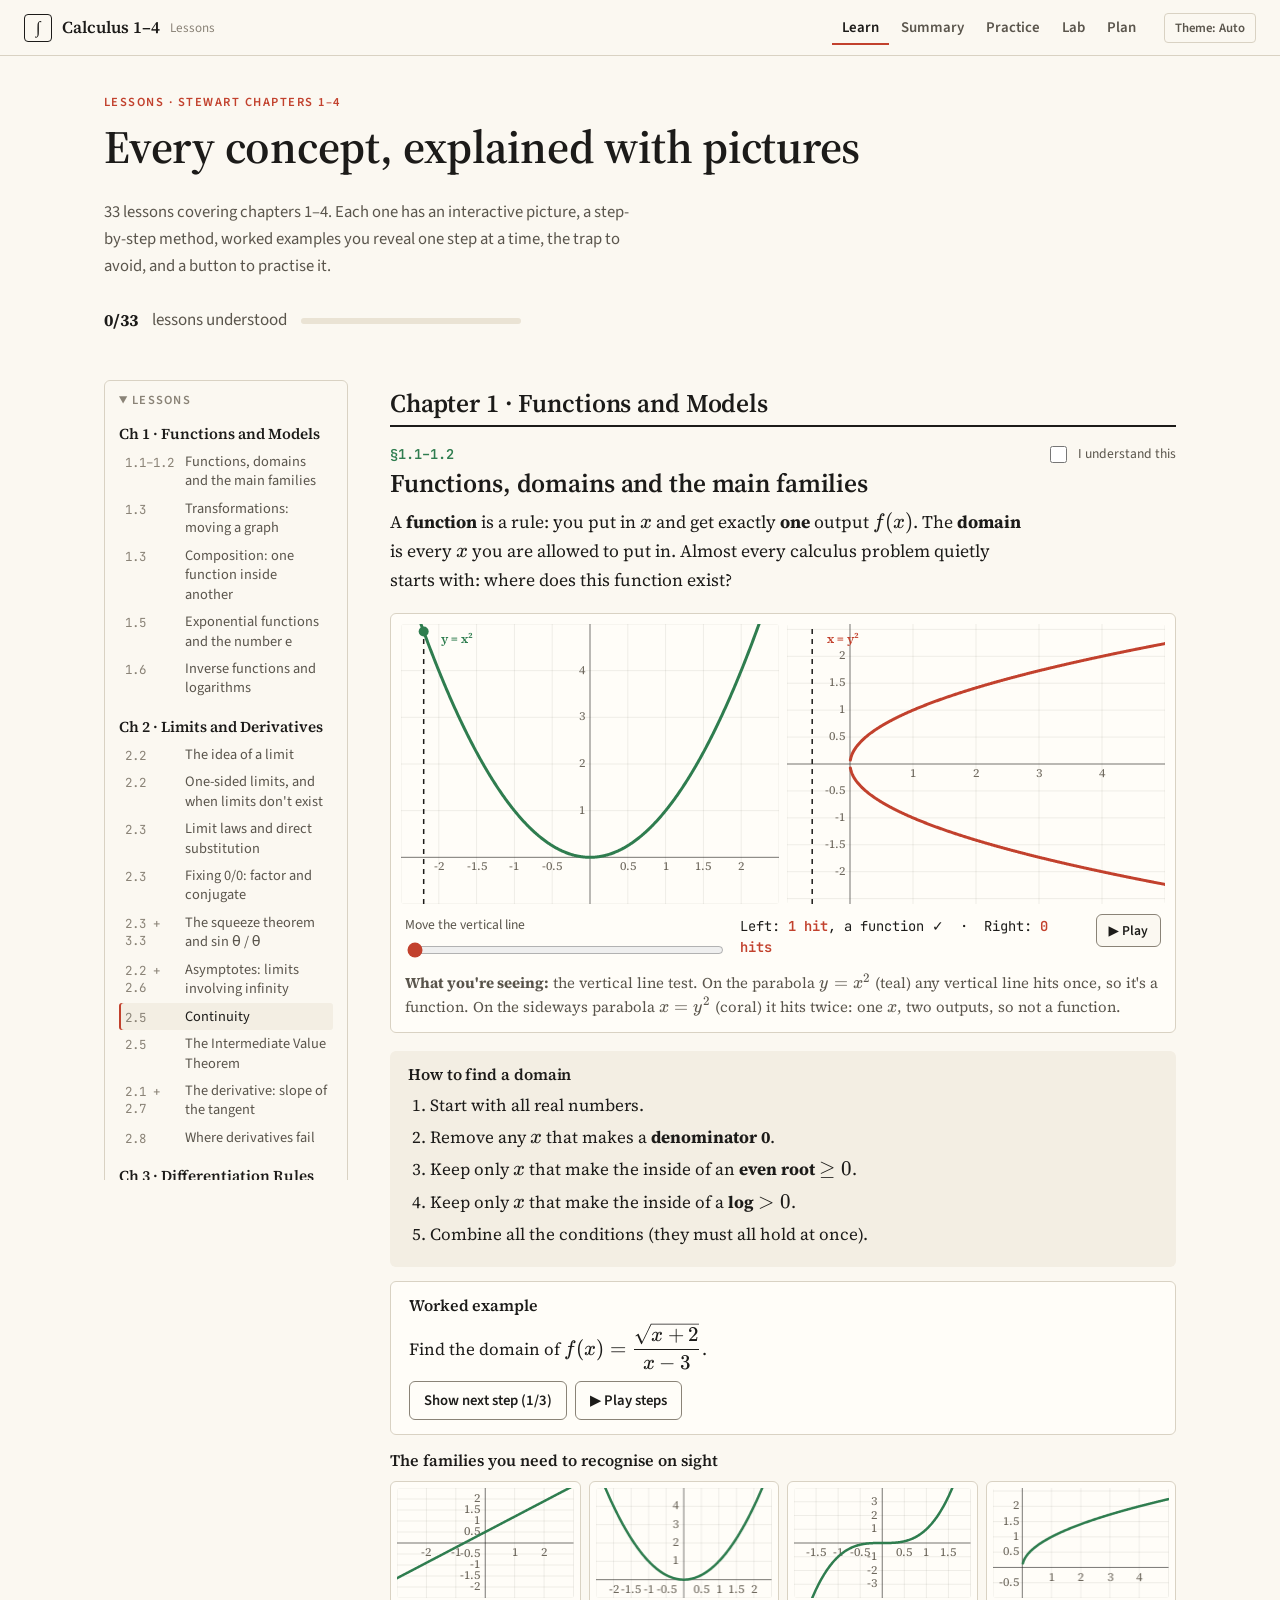
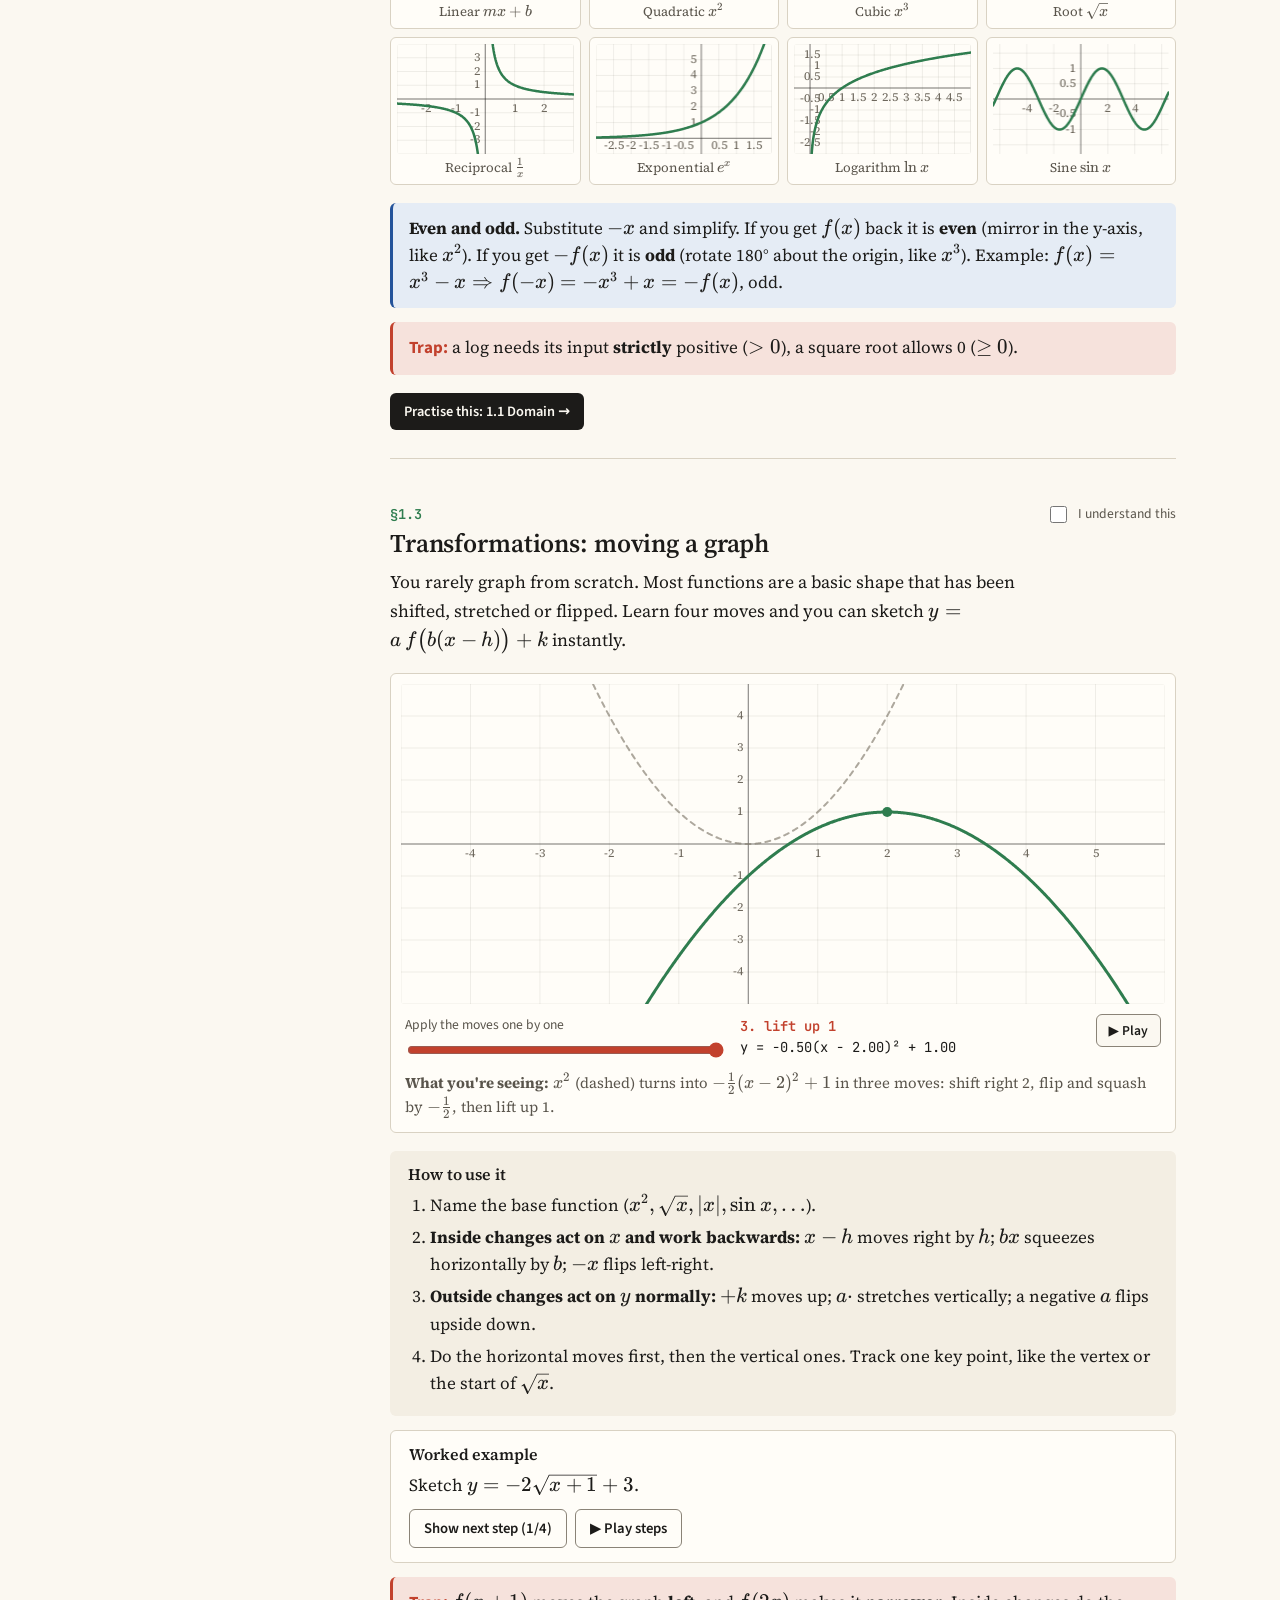
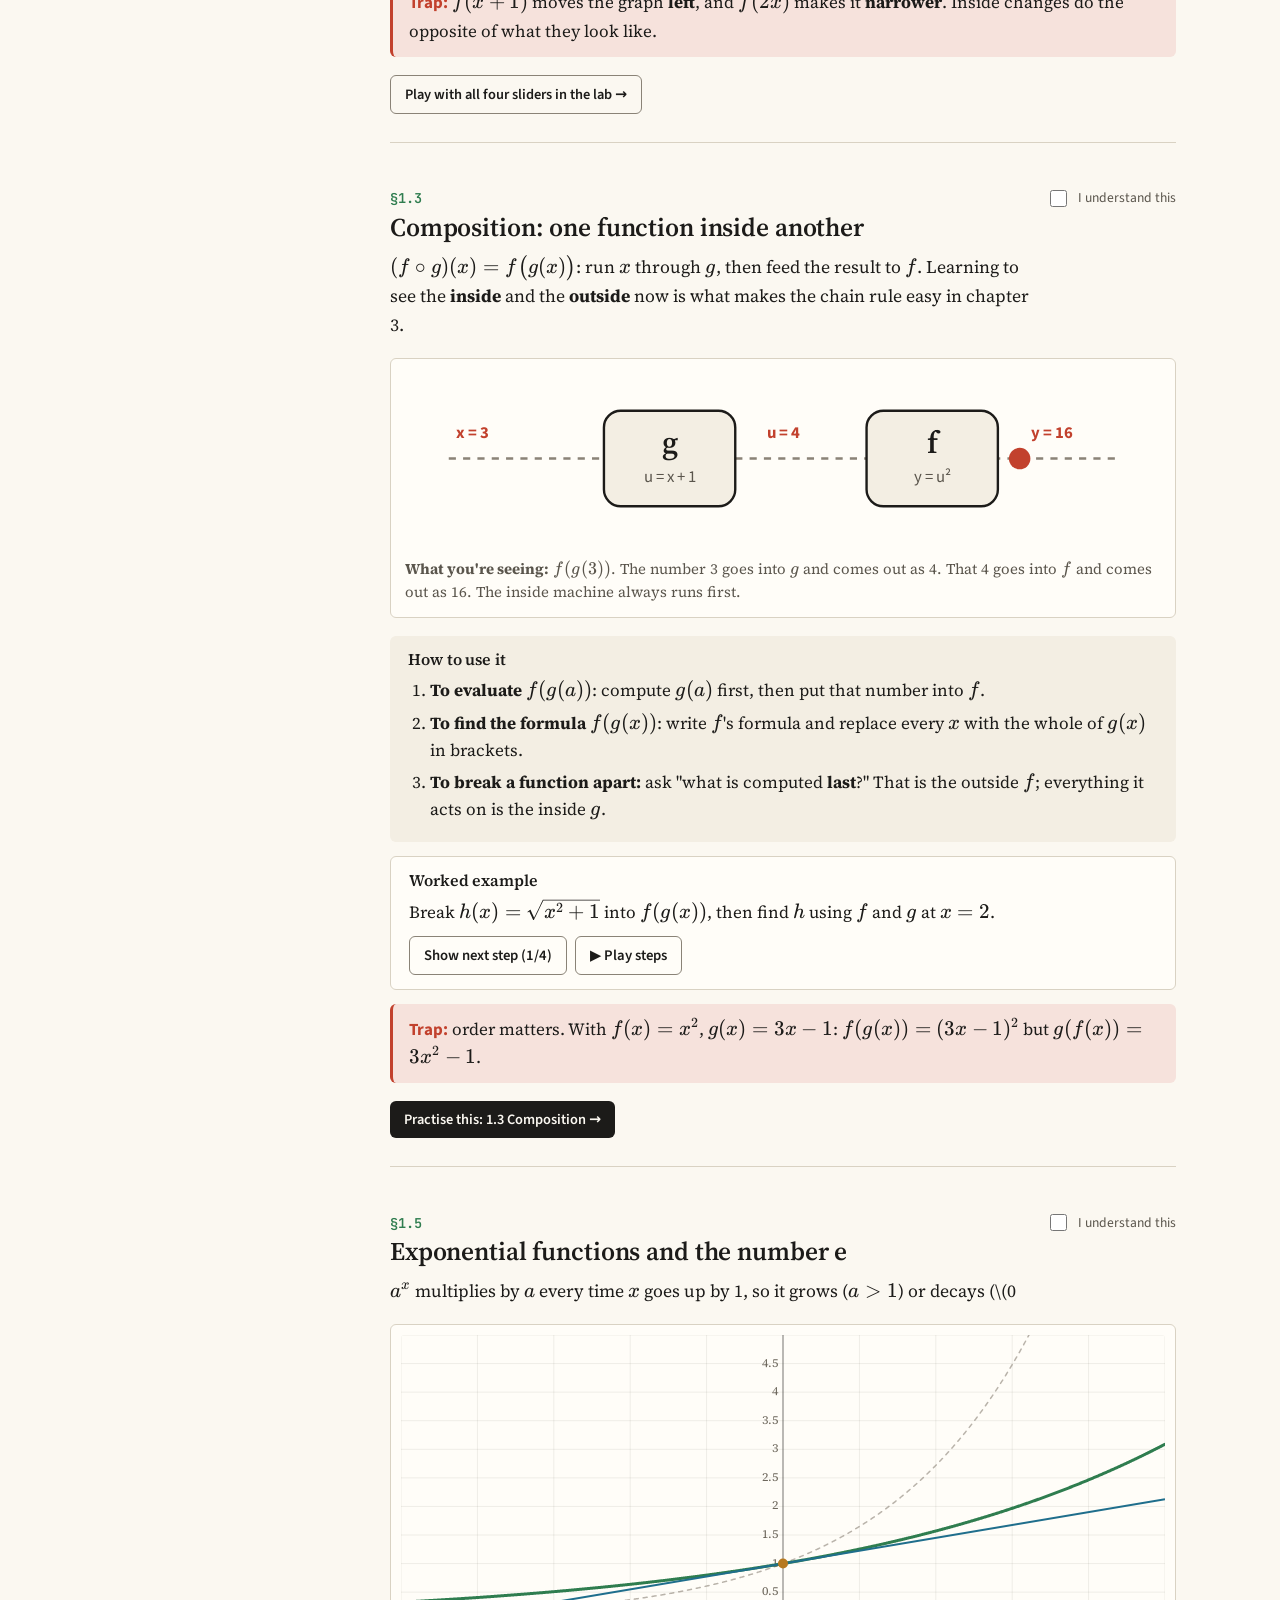
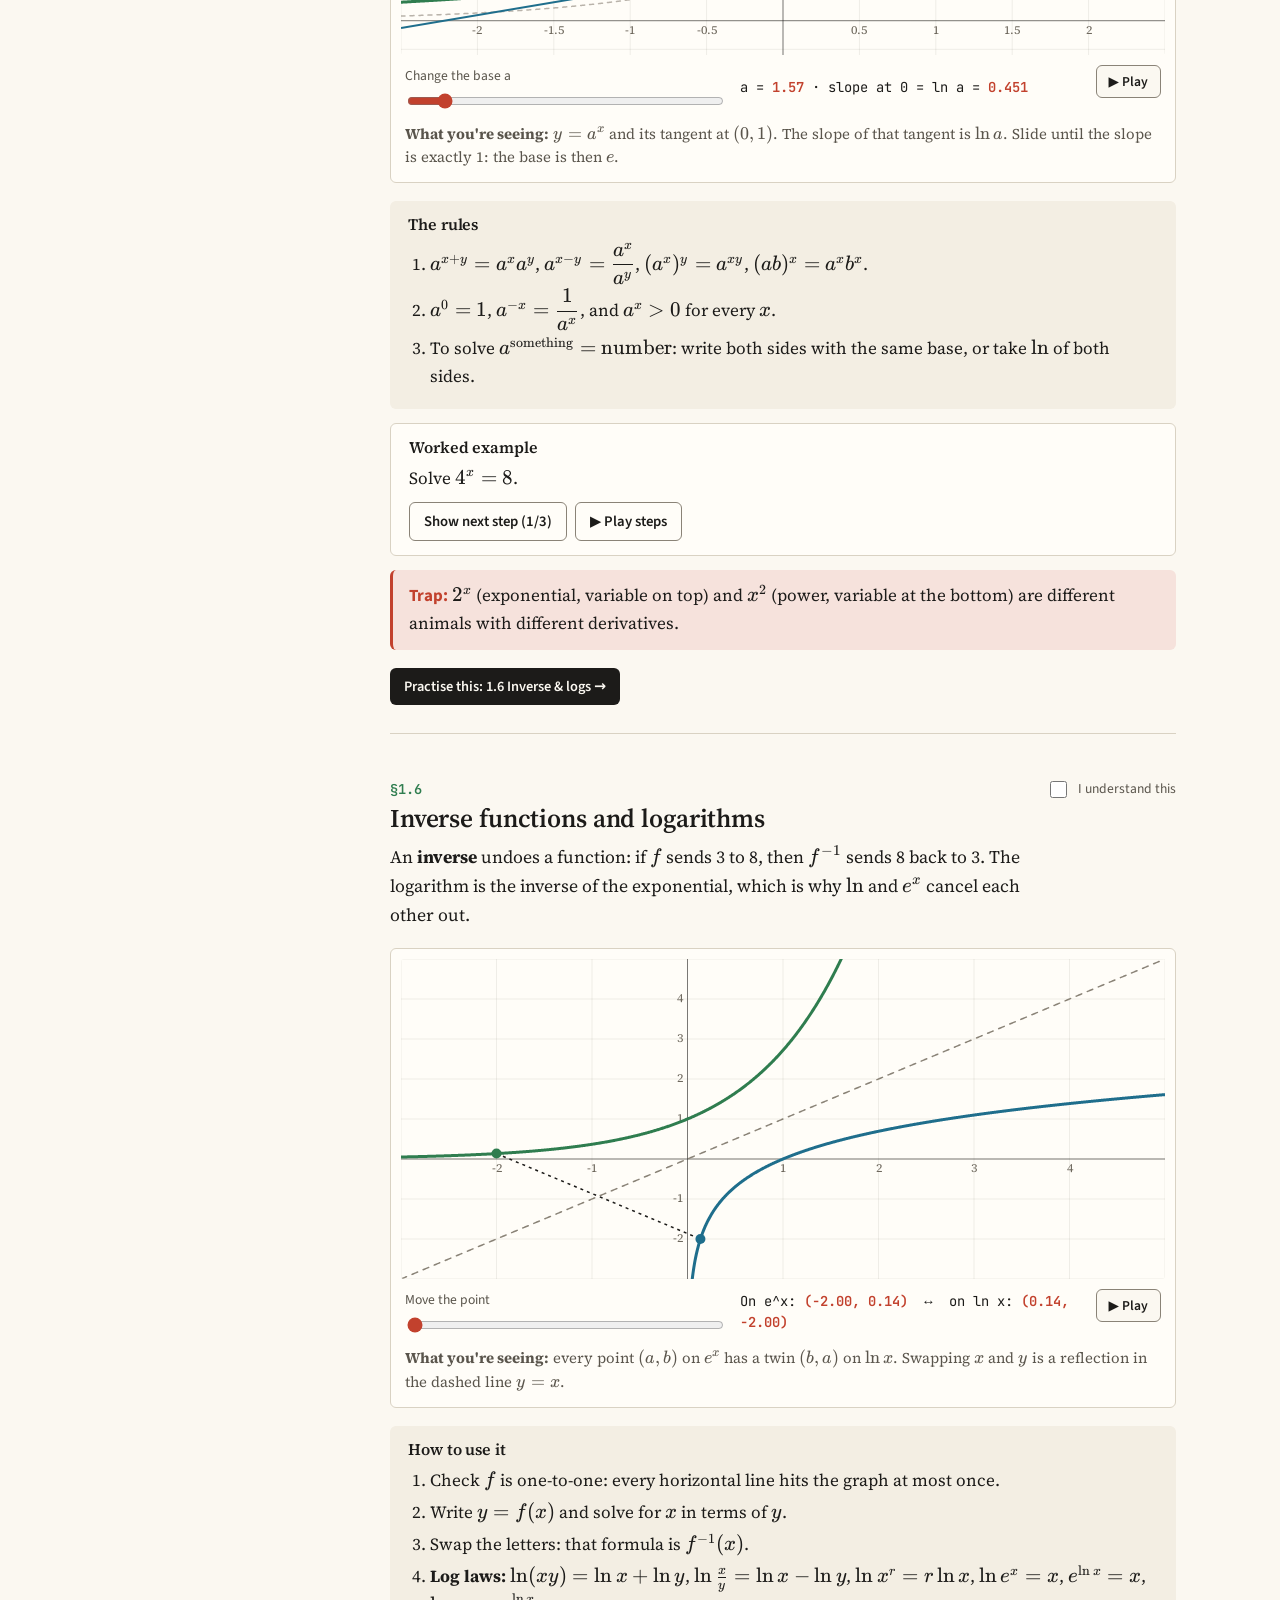
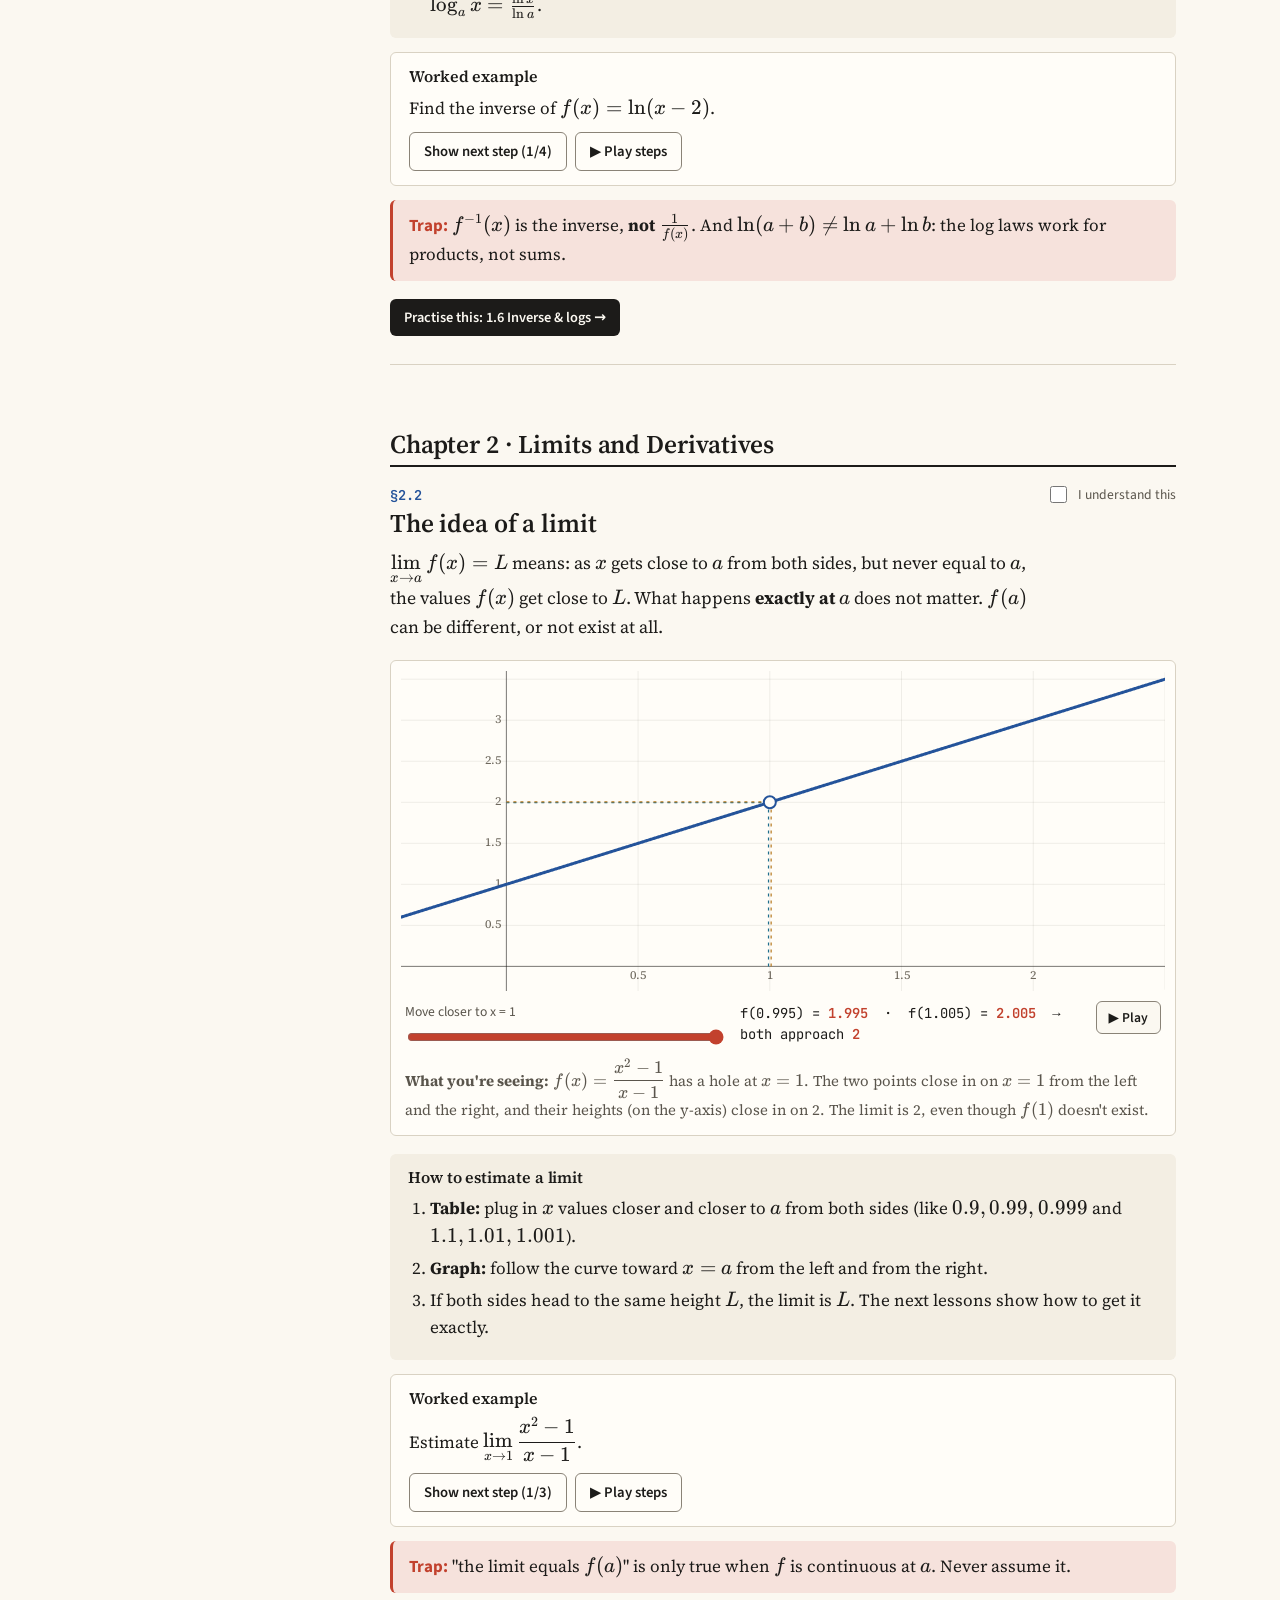
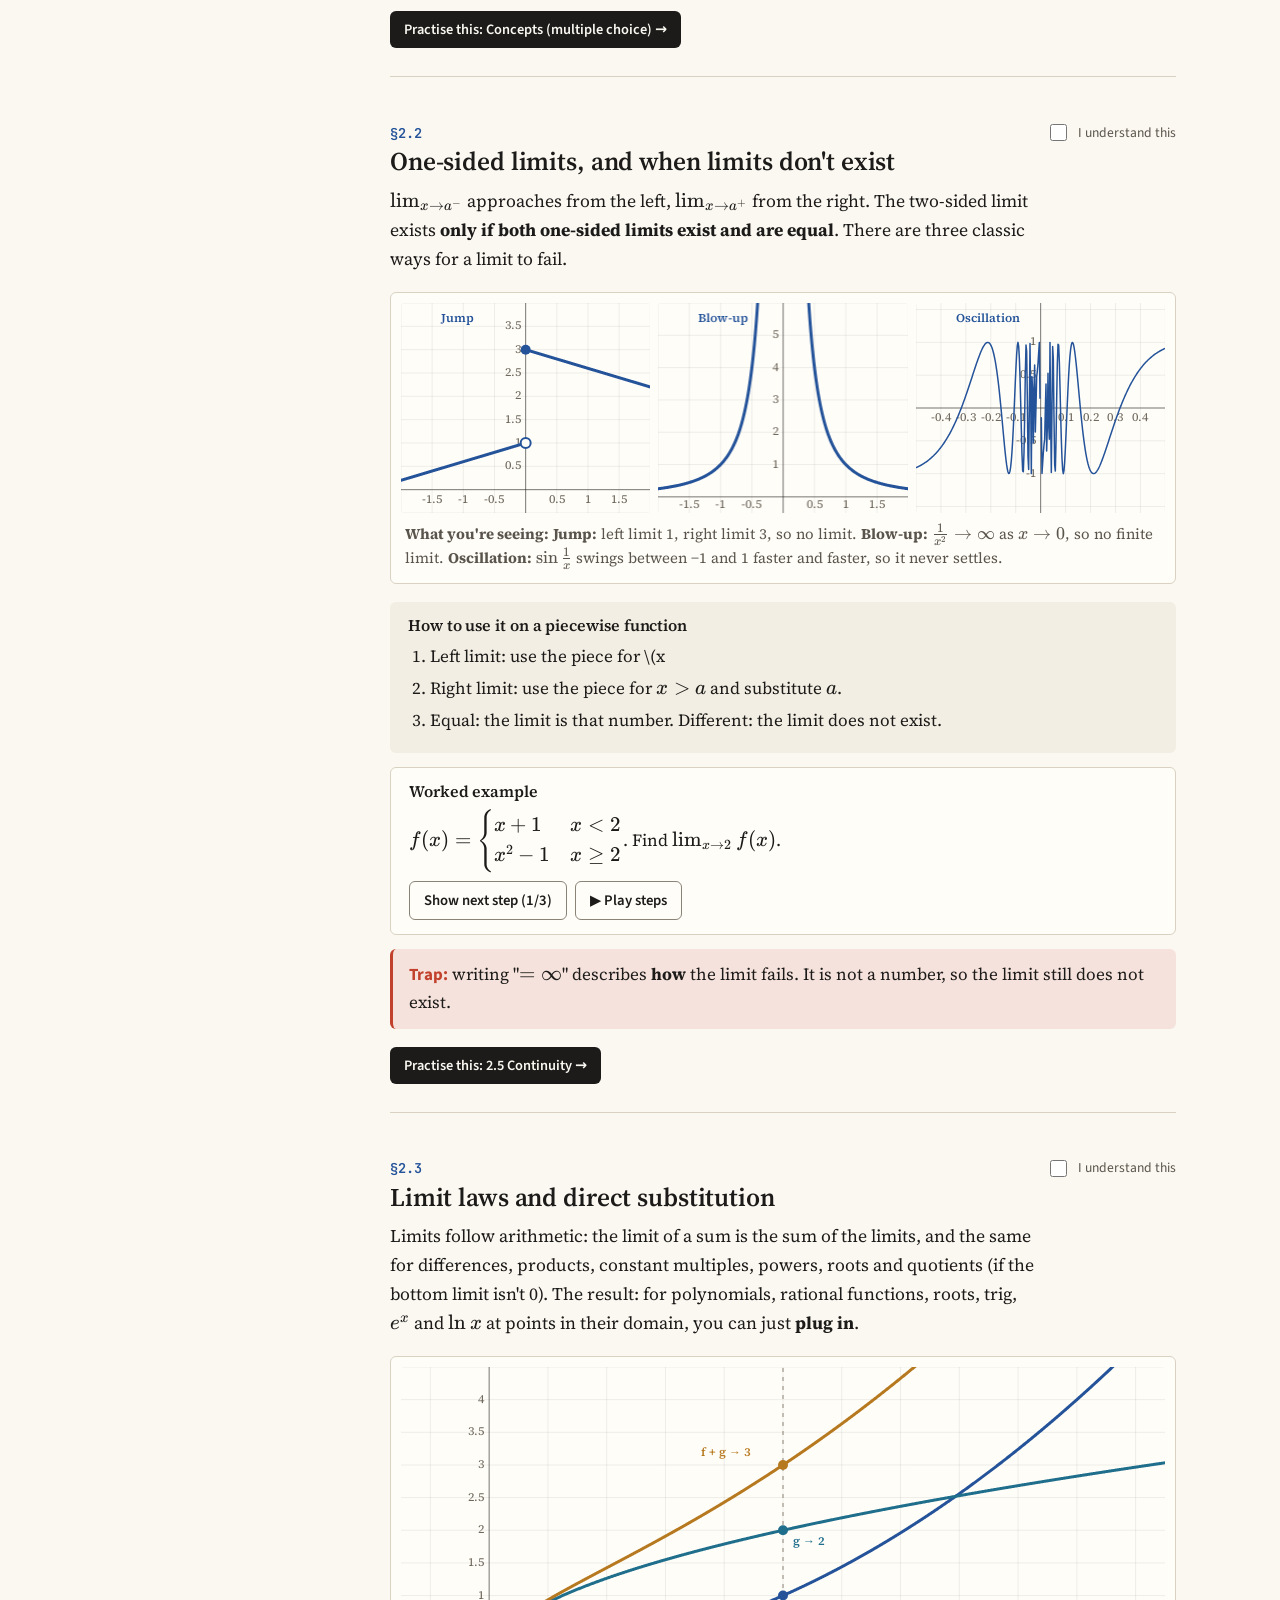
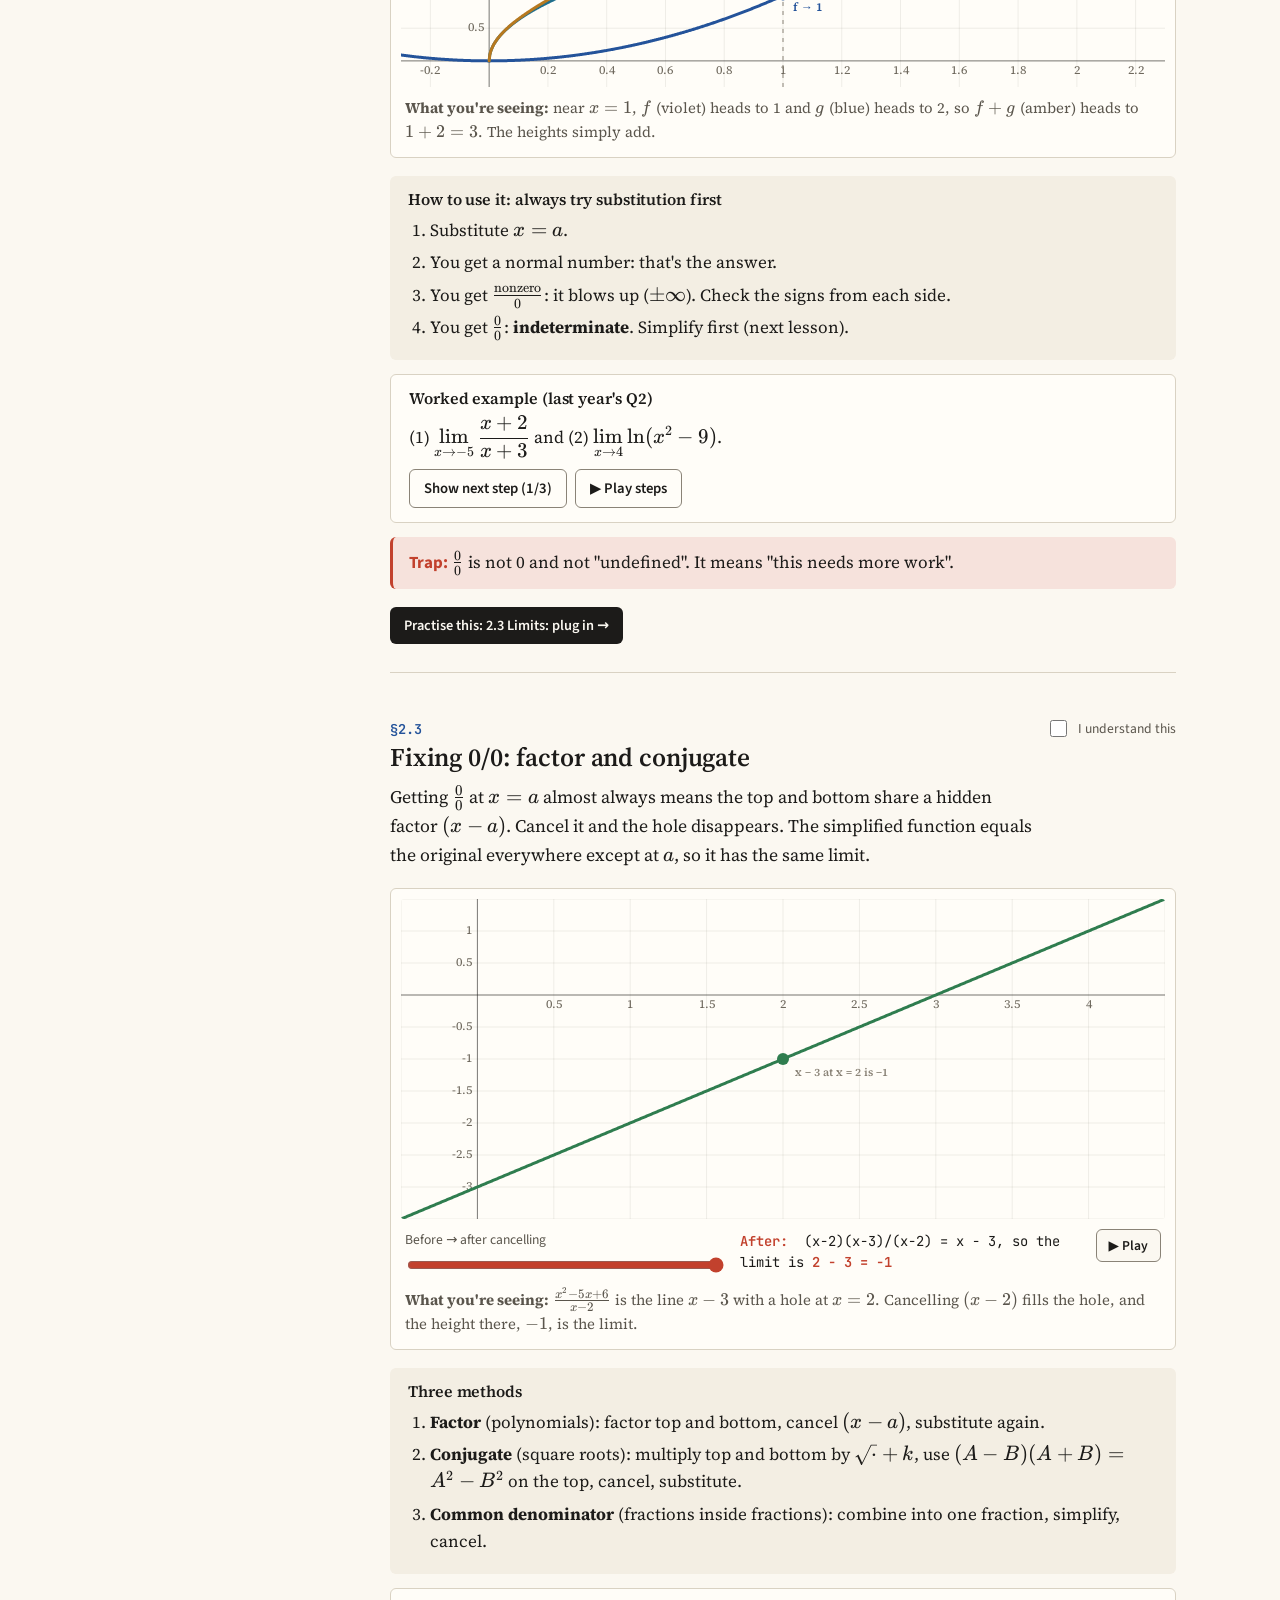
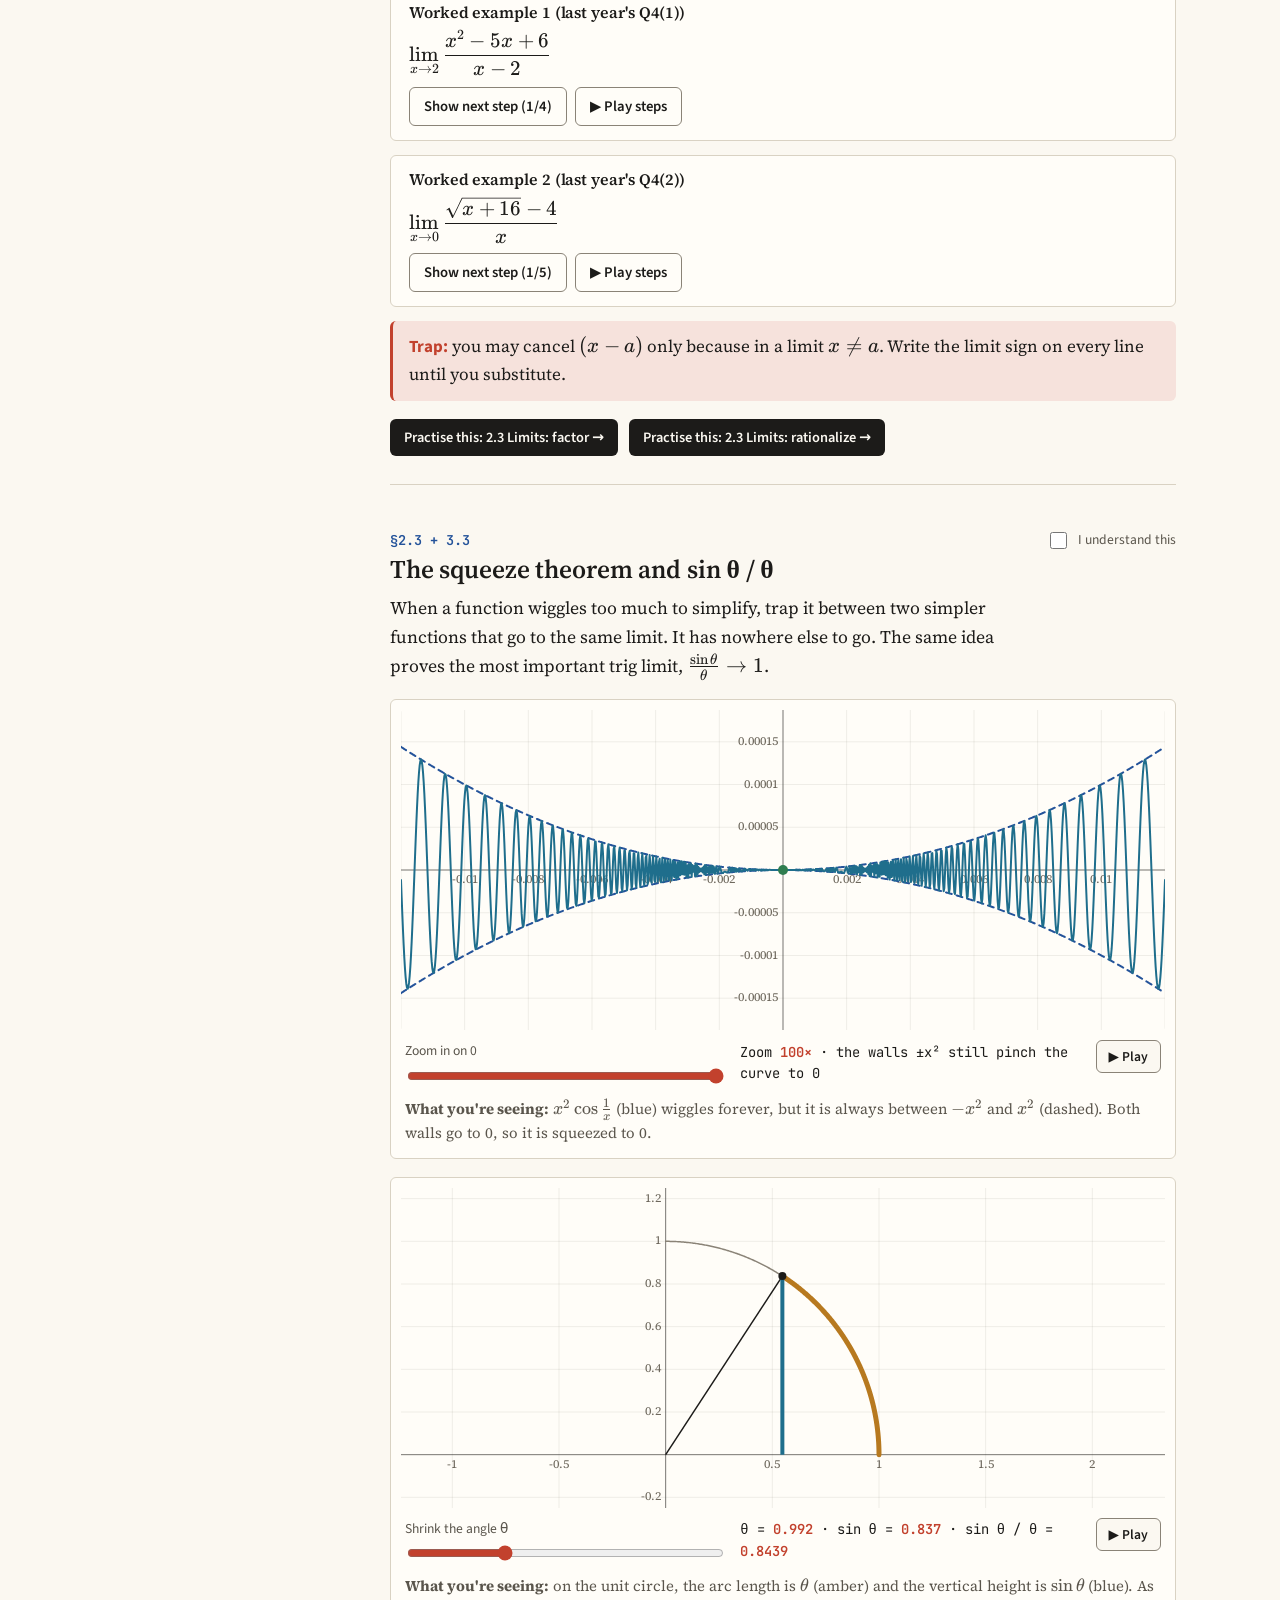
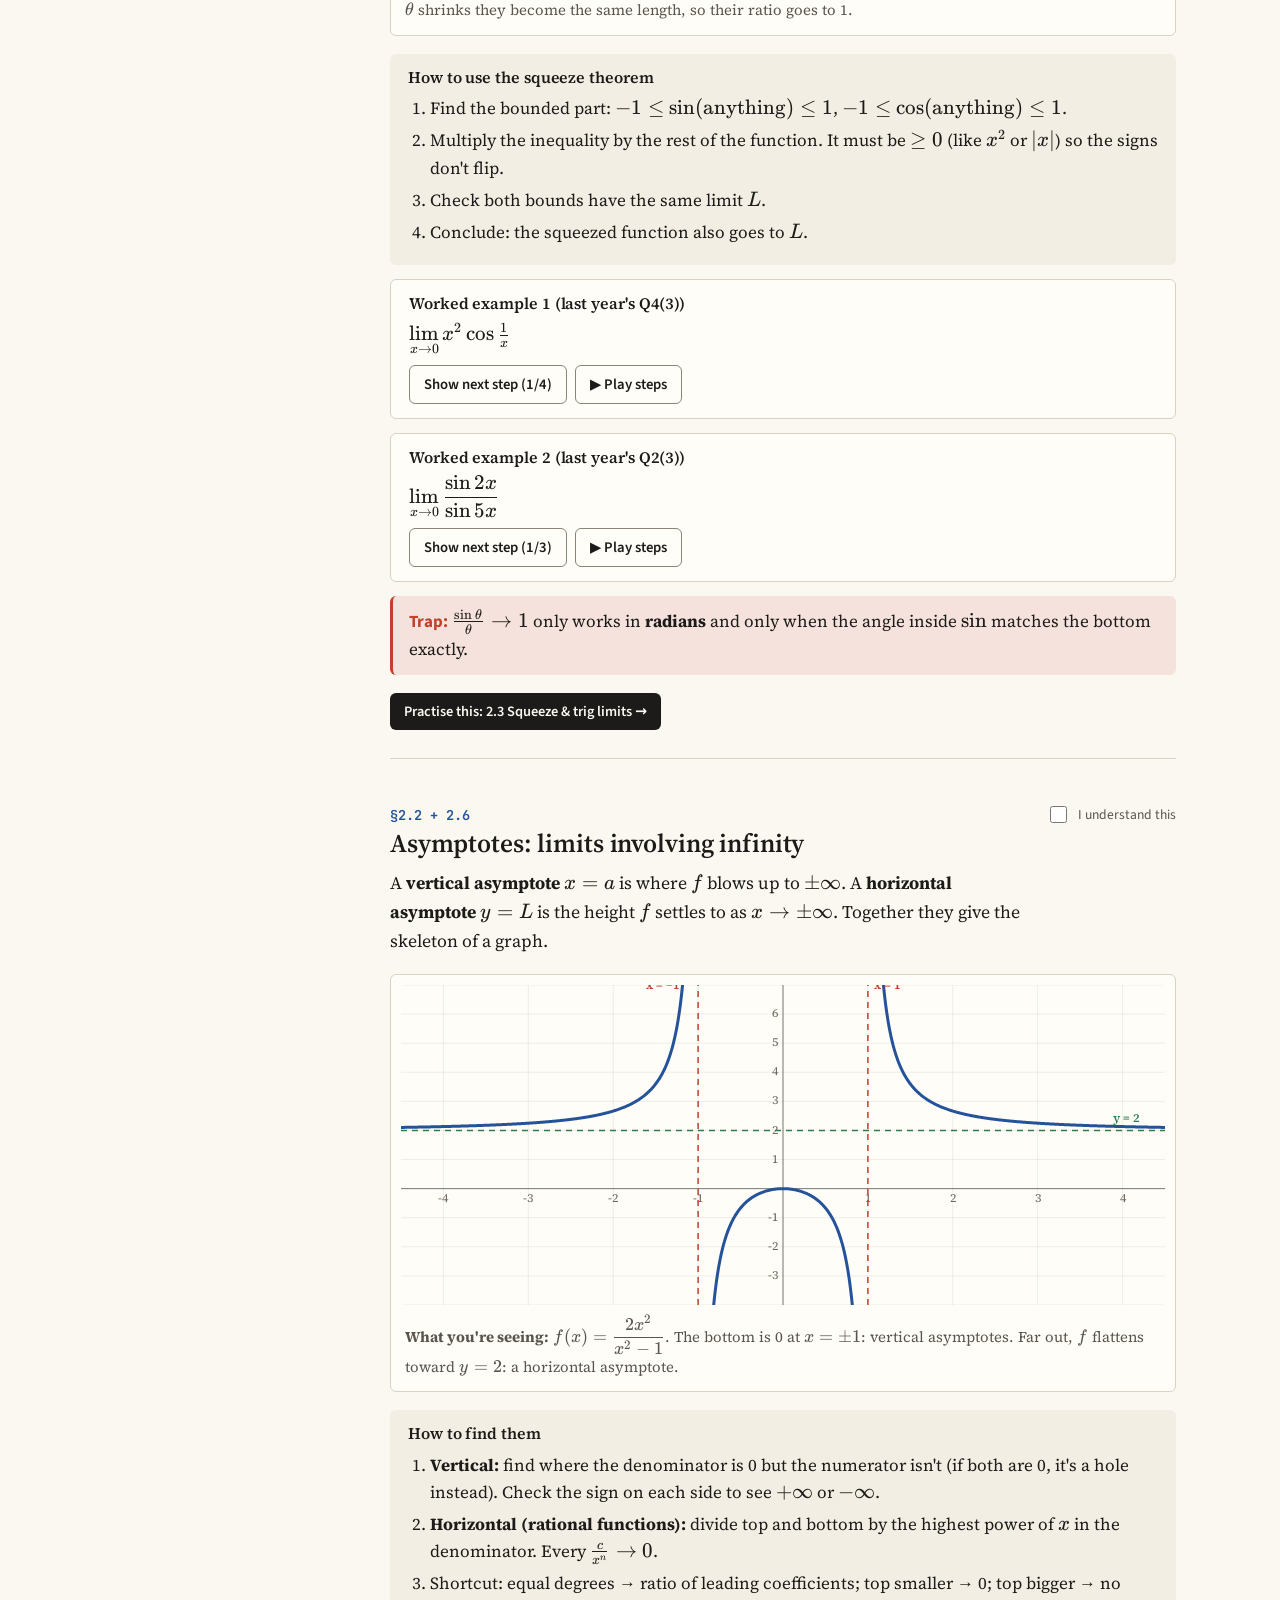
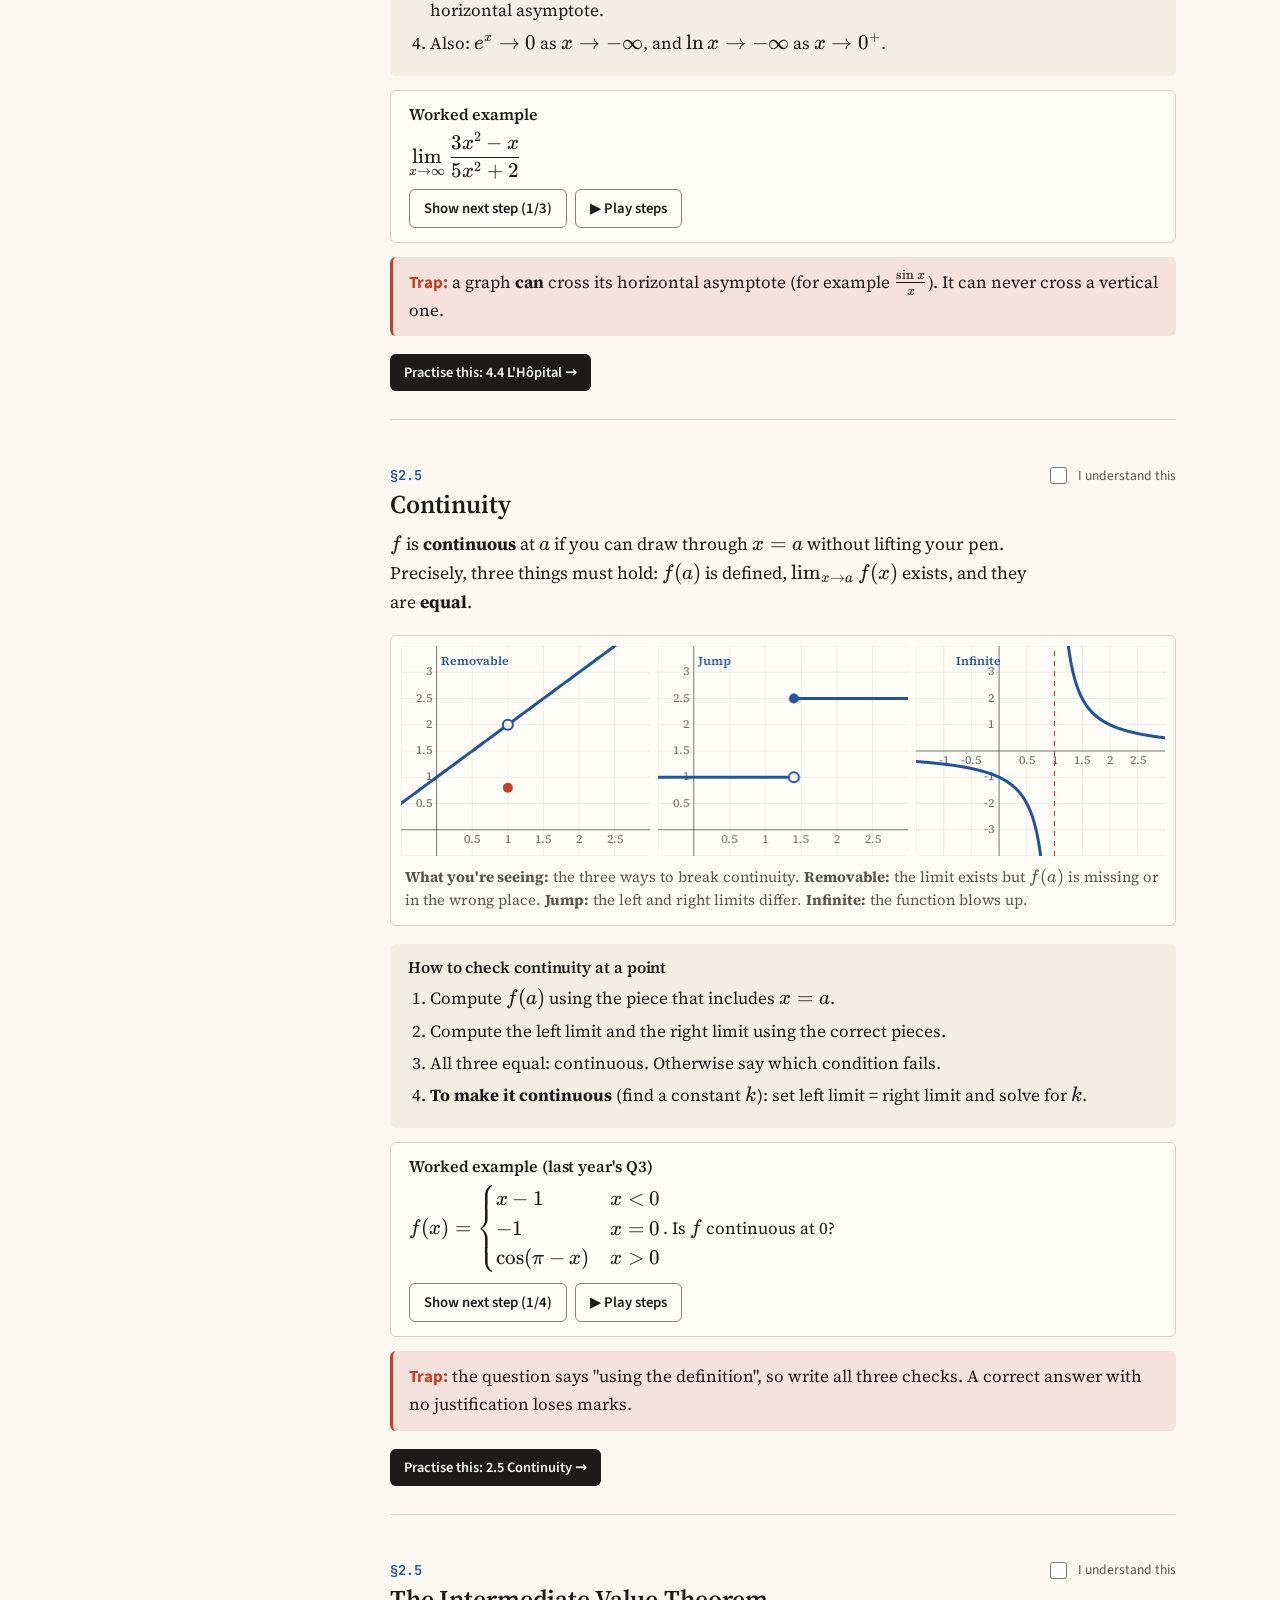
<file: learn.html>
<!DOCTYPE html>
<html lang="en">
<head>
<meta charset="utf-8">
<meta name="viewport" content="width=device-width, initial-scale=1">
<title>Calculus Lessons · Chapters 1–4</title>
<meta name="description" content="Every concept of Calculus chapters 1–4 explained visually, with methods, worked examples and practice.">
<link rel="icon" href="data:image/svg+xml,%3Csvg xmlns='http://www.w3.org/2000/svg' viewBox='0 0 32 32'%3E%3Crect width='32' height='32' rx='8' fill='%23FBF8F1'/%3E%3Ctext x='16' y='23' font-size='20' text-anchor='middle' fill='%23C2412D' font-family='serif' font-weight='bold'%3E%E2%88%AB%3C/text%3E%3C/svg%3E">
<script>try{const t=localStorage.getItem("cvl-theme");if(t&&t!=="auto")document.documentElement.dataset.theme=t;}catch(e){}</script>
<link rel="stylesheet" href="vendor/katex/katex.min.css">
<link rel="stylesheet" href="styles.css">
</head>
<body class="learn-page">
<div class="progress" aria-hidden="true"><span id="progress-bar"></span></div>

<header class="topbar">
  <a class="brand" href="index.html"><span class="brand-mark">∫</span> Calculus 1–4 <small>Lessons</small></a>
  <nav id="nav" aria-label="Sections">
    <a href="learn.html" class="active">Learn</a>
    <a href="index.html#summary">Summary</a>
    <a href="index.html#practice">Practice</a>
    <a href="index.html#lab">Lab</a>
    <a href="index.html#plan">Plan</a>
  </nav>
  <button class="theme-btn" id="theme-btn" type="button" title="Switch paper / chalkboard">Theme: Auto</button>
  <button class="menu-btn" id="menu-btn" aria-label="Open menu" aria-expanded="false"><span></span><span></span><span></span></button>
</header>

<div class="learn-hero">
  <div class="wrap">
    <p class="eyebrow">Lessons · Stewart chapters 1–4</p>
    <h1>Every concept, explained with pictures</h1>
    <p class="section-lead">33 lessons covering chapters 1–4. Each one has an interactive picture, a step-by-step method, worked examples you reveal one step at a time, the trap to avoid, and a button to practise it.</p>
    <p class="learn-progress" id="learn-progress"></p>
  </div>
</div>

<div class="learn-layout wrap">
  <aside class="toc" id="toc" aria-label="Lessons"></aside>

  <main class="lessons" id="lessons">

<!-- ===================== CHAPTER 1 ===================== -->
<h2 class="ch-title ch1" id="ch1">Chapter 1 · Functions and Models</h2>

<article class="lesson ch1" id="l-functions" data-num="1.1–1.2">
  <h3>Functions, domains and the main families</h3>
  <p class="lead2">A <b>function</b> is a rule: you put in \(x\) and get exactly <b>one</b> output \(f(x)\). The <b>domain</b> is every \(x\) you are allowed to put in. Almost every calculus problem quietly starts with: where does this function exist?</p>
  <figure class="lf double" data-fig="vlt"><div class="duo"><canvas></canvas><canvas></canvas></div>
    <div class="lf-ctl"><label>Move the vertical line <input type="range" class="lf-k" min="0" max="1000" value="700"></label><output class="lf-out"></output></div>
    <figcaption><b>What you're seeing:</b> the vertical line test. On the parabola \(y=x^2\) (teal) any vertical line hits once, so it's a function. On the sideways parabola \(x=y^2\) (coral) it hits twice: one \(x\), two outputs, so not a function.</figcaption>
  </figure>
  <div class="how"><h4>How to find a domain</h4><ol>
    <li>Start with all real numbers.</li>
    <li>Remove any \(x\) that makes a <b>denominator 0</b>.</li>
    <li>Keep only \(x\) that make the inside of an <b>even root \(\ge 0\)</b>.</li>
    <li>Keep only \(x\) that make the inside of a <b>log \(> 0\)</b>.</li>
    <li>Combine all the conditions (they must all hold at once).</li>
  </ol></div>
  <div class="ex"><h4>Worked example</h4><p>Find the domain of \(f(x)=\dfrac{\sqrt{x+2}}{x-3}\).</p><ol class="steps">
    <li>Root: \(x+2\ge0\Rightarrow x\ge-2\).</li>
    <li>Denominator: \(x-3\ne0\Rightarrow x\ne3\).</li>
    <li>Both together: \(x\ge-2\) but not 3, so the domain is \([-2,3)\cup(3,\infty)\).</li>
  </ol><button class="ghost next-step">Show next step</button></div>
  <p class="mini-title">The families you need to recognise on sight</p>
  <div class="catalog">
    <figure class="lf mini" data-fig="mini" data-fn="lin"><canvas></canvas><figcaption>Linear \(mx+b\)</figcaption></figure>
    <figure class="lf mini" data-fig="mini" data-fn="sq"><canvas></canvas><figcaption>Quadratic \(x^2\)</figcaption></figure>
    <figure class="lf mini" data-fig="mini" data-fn="cube"><canvas></canvas><figcaption>Cubic \(x^3\)</figcaption></figure>
    <figure class="lf mini" data-fig="mini" data-fn="sqrt"><canvas></canvas><figcaption>Root \(\sqrt x\)</figcaption></figure>
    <figure class="lf mini" data-fig="mini" data-fn="recip"><canvas></canvas><figcaption>Reciprocal \(\tfrac1x\)</figcaption></figure>
    <figure class="lf mini" data-fig="mini" data-fn="exp"><canvas></canvas><figcaption>Exponential \(e^x\)</figcaption></figure>
    <figure class="lf mini" data-fig="mini" data-fn="ln"><canvas></canvas><figcaption>Logarithm \(\ln x\)</figcaption></figure>
    <figure class="lf mini" data-fig="mini" data-fn="sin"><canvas></canvas><figcaption>Sine \(\sin x\)</figcaption></figure>
  </div>
  <div class="note-box"><b>Even and odd.</b> Substitute \(-x\) and simplify. If you get \(f(x)\) back it is <b>even</b> (mirror in the y-axis, like \(x^2\)). If you get \(-f(x)\) it is <b>odd</b> (rotate 180° about the origin, like \(x^3\)). Example: \(f(x)=x^3-x\Rightarrow f(-x)=-x^3+x=-f(x)\), odd.</div>
  <div class="trap"><b>Trap:</b> a log needs its input <b>strictly</b> positive (\(>0\)), a square root allows 0 (\(\ge0\)).</div>
  <a class="try" data-t="1.1 Domain"></a>
</article>

<article class="lesson ch1" id="l-transform" data-num="1.3">
  <h3>Transformations: moving a graph</h3>
  <p class="lead2">You rarely graph from scratch. Most functions are a basic shape that has been shifted, stretched or flipped. Learn four moves and you can sketch \(y=a\,f\big(b(x-h)\big)+k\) instantly.</p>
  <figure class="lf" data-fig="trans"><canvas></canvas>
    <div class="lf-ctl"><label>Apply the moves one by one <input type="range" class="lf-k" min="0" max="1000" value="0"></label><output class="lf-out"></output></div>
    <figcaption><b>What you're seeing:</b> \(x^2\) (dashed) turns into \(-\tfrac12(x-2)^2+1\) in three moves: shift right 2, flip and squash by \(-\tfrac12\), then lift up 1.</figcaption>
  </figure>
  <div class="how"><h4>How to use it</h4><ol>
    <li>Name the base function (\(x^2,\sqrt x,|x|,\sin x,\dots\)).</li>
    <li><b>Inside changes act on \(x\) and work backwards:</b> \(x-h\) moves right by \(h\); \(bx\) squeezes horizontally by \(b\); \(-x\) flips left-right.</li>
    <li><b>Outside changes act on \(y\) normally:</b> \(+k\) moves up; \(a\cdot\) stretches vertically; a negative \(a\) flips upside down.</li>
    <li>Do the horizontal moves first, then the vertical ones. Track one key point, like the vertex or the start of \(\sqrt x\).</li>
  </ol></div>
  <div class="ex"><h4>Worked example</h4><p>Sketch \(y=-2\sqrt{x+1}+3\).</p><ol class="steps">
    <li>Base \(\sqrt x\): starts at \((0,0)\), rises to the right.</li>
    <li>\(x+1\) inside: shift <b>left</b> 1. Start point \((-1,0)\).</li>
    <li>\(\times2\): twice as steep. The minus sign flips it, so it now falls to the right.</li>
    <li>\(+3\): lift up 3. Start point \((-1,3)\), heading down-right. Domain \(x\ge-1\), range \(y\le3\).</li>
  </ol><button class="ghost next-step">Show next step</button></div>
  <div class="trap"><b>Trap:</b> \(f(x+1)\) moves the graph <b>left</b>, and \(f(2x)\) makes it <b>narrower</b>. Inside changes do the opposite of what they look like.</div>
  <a class="try lab" href="index.html#lab">Play with all four sliders in the lab →</a>
</article>

<article class="lesson ch1" id="l-compose" data-num="1.3">
  <h3>Composition: one function inside another</h3>
  <p class="lead2">\((f\circ g)(x)=f\big(g(x)\big)\): run \(x\) through \(g\), then feed the result to \(f\). Learning to see the <b>inside</b> and the <b>outside</b> now is what makes the chain rule easy in chapter 3.</p>
  <figure class="lf svgfig">
    <svg viewBox="0 0 640 150" class="machine" role="img" aria-label="x equals 3 enters machine g which adds 1 giving 4, which enters machine f which squares giving 16">
      <line x1="40" y1="75" x2="600" y2="75" class="wire"/>
      <rect x="170" y="35" width="110" height="80" rx="14" class="box g"/><text x="225" y="70" class="bt">g</text><text x="225" y="95" class="bs">u = x + 1</text>
      <rect x="390" y="35" width="110" height="80" rx="14" class="box f"/><text x="445" y="70" class="bt">f</text><text x="445" y="95" class="bs">y = u²</text>
      <text x="60" y="58" class="lbl">x = 3</text><text x="320" y="58" class="lbl">u = 4</text><text x="545" y="58" class="lbl">y = 16</text>
      <circle r="9" class="ball"><animateMotion dur="3.2s" repeatCount="indefinite" path="M40,75 L600,75"/></circle>
    </svg>
    <figcaption><b>What you're seeing:</b> \(f(g(3))\). The number 3 goes into \(g\) and comes out as 4. That 4 goes into \(f\) and comes out as 16. The inside machine always runs first.</figcaption>
  </figure>
  <div class="how"><h4>How to use it</h4><ol>
    <li><b>To evaluate</b> \(f(g(a))\): compute \(g(a)\) first, then put that number into \(f\).</li>
    <li><b>To find the formula</b> \(f(g(x))\): write \(f\)'s formula and replace every \(x\) with the whole of \(g(x)\) in brackets.</li>
    <li><b>To break a function apart:</b> ask "what is computed <b>last</b>?" That is the outside \(f\); everything it acts on is the inside \(g\).</li>
  </ol></div>
  <div class="ex"><h4>Worked example</h4><p>Break \(h(x)=\sqrt{x^2+1}\) into \(f(g(x))\), then find \(h\) using \(f\) and \(g\) at \(x=2\).</p><ol class="steps">
    <li>The last operation is the square root, so the outside is \(f(u)=\sqrt u\).</li>
    <li>What the root acts on is the inside: \(g(x)=x^2+1\).</li>
    <li>Check: \(f(g(x))=\sqrt{x^2+1}\) ✓.</li>
    <li>At 2: \(g(2)=5\), then \(f(5)=\sqrt5\).</li>
  </ol><button class="ghost next-step">Show next step</button></div>
  <div class="trap"><b>Trap:</b> order matters. With \(f(x)=x^2\), \(g(x)=3x-1\): \(f(g(x))=(3x-1)^2\) but \(g(f(x))=3x^2-1\).</div>
  <a class="try" data-t="1.3 Composition"></a>
</article>

<article class="lesson ch1" id="l-exp" data-num="1.5">
  <h3>Exponential functions and the number e</h3>
  <p class="lead2">\(a^x\) multiplies by \(a\) every time \(x\) goes up by 1, so it grows (\(a>1\)) or decays (\(0<a<1\)) faster than any polynomial. Of all the bases, exactly one makes the slope at \(x=0\) equal to 1: \(e\approx2.71828\). That is why \(e\) is everywhere in calculus.</p>
  <figure class="lf" data-fig="expbase"><canvas></canvas>
    <div class="lf-ctl"><label>Change the base a <input type="range" class="lf-k" min="0" max="1000" value="150"></label><output class="lf-out"></output></div>
    <figcaption><b>What you're seeing:</b> \(y=a^x\) and its tangent at \((0,1)\). The slope of that tangent is \(\ln a\). Slide until the slope is exactly 1: the base is then \(e\).</figcaption>
  </figure>
  <div class="how"><h4>The rules</h4><ol>
    <li>\(a^{x+y}=a^xa^y\), \(a^{x-y}=\dfrac{a^x}{a^y}\), \((a^x)^y=a^{xy}\), \((ab)^x=a^xb^x\).</li>
    <li>\(a^0=1\), \(a^{-x}=\dfrac1{a^x}\), and \(a^x>0\) for every \(x\).</li>
    <li>To solve \(a^{\text{something}}=\text{number}\): write both sides with the same base, or take \(\ln\) of both sides.</li>
  </ol></div>
  <div class="ex"><h4>Worked example</h4><p>Solve \(4^x=8\).</p><ol class="steps">
    <li>Both are powers of 2: \(4=2^2\), \(8=2^3\).</li>
    <li>\((2^2)^x=2^3\Rightarrow 2^{2x}=2^3\).</li>
    <li>Same base, so the powers match: \(2x=3\Rightarrow x=\tfrac32\).</li>
  </ol><button class="ghost next-step">Show next step</button></div>
  <div class="trap"><b>Trap:</b> \(2^x\) (exponential, variable on top) and \(x^2\) (power, variable at the bottom) are different animals with different derivatives.</div>
  <a class="try" data-t="1.6 Inverse & logs"></a>
</article>

<article class="lesson ch1" id="l-inverse" data-num="1.6">
  <h3>Inverse functions and logarithms</h3>
  <p class="lead2">An <b>inverse</b> undoes a function: if \(f\) sends 3 to 8, then \(f^{-1}\) sends 8 back to 3. The logarithm is the inverse of the exponential, which is why \(\ln\) and \(e^x\) cancel each other out.</p>
  <figure class="lf" data-fig="inverse"><canvas></canvas>
    <div class="lf-ctl"><label>Move the point <input type="range" class="lf-k" min="0" max="1000" value="560"></label><output class="lf-out"></output></div>
    <figcaption><b>What you're seeing:</b> every point \((a,b)\) on \(e^x\) has a twin \((b,a)\) on \(\ln x\). Swapping \(x\) and \(y\) is a reflection in the dashed line \(y=x\).</figcaption>
  </figure>
  <div class="how"><h4>How to use it</h4><ol>
    <li>Check \(f\) is one-to-one: every horizontal line hits the graph at most once.</li>
    <li>Write \(y=f(x)\) and solve for \(x\) in terms of \(y\).</li>
    <li>Swap the letters: that formula is \(f^{-1}(x)\).</li>
    <li><b>Log laws:</b> \(\ln(xy)=\ln x+\ln y\), \(\ln\tfrac xy=\ln x-\ln y\), \(\ln x^r=r\ln x\), \(\ln e^x=x\), \(e^{\ln x}=x\), \(\log_ax=\tfrac{\ln x}{\ln a}\).</li>
  </ol></div>
  <div class="ex"><h4>Worked example</h4><p>Find the inverse of \(f(x)=\ln(x-2)\).</p><ol class="steps">
    <li>Write \(y=\ln(x-2)\).</li>
    <li>Undo the log by raising \(e\) to both sides: \(e^y=x-2\).</li>
    <li>Solve: \(x=e^y+2\).</li>
    <li>Swap: \(f^{-1}(x)=e^x+2\). Check: \(f(f^{-1}(x))=\ln(e^x)=x\) ✓.</li>
  </ol><button class="ghost next-step">Show next step</button></div>
  <div class="trap"><b>Trap:</b> \(f^{-1}(x)\) is the inverse, <b>not</b> \(\tfrac1{f(x)}\). And \(\ln(a+b)\ne\ln a+\ln b\): the log laws work for products, not sums.</div>
  <a class="try" data-t="1.6 Inverse & logs"></a>
</article>

<!-- ===================== CHAPTER 2 ===================== -->
<h2 class="ch-title ch2" id="ch2">Chapter 2 · Limits and Derivatives</h2>

<article class="lesson ch2" id="l-limit" data-num="2.2">
  <h3>The idea of a limit</h3>
  <p class="lead2">\(\displaystyle\lim_{x\to a}f(x)=L\) means: as \(x\) gets close to \(a\) from both sides, but never equal to \(a\), the values \(f(x)\) get close to \(L\). What happens <b>exactly at</b> \(a\) does not matter. \(f(a)\) can be different, or not exist at all.</p>
  <figure class="lf" data-fig="approach"><canvas></canvas>
    <div class="lf-ctl"><label>Move closer to x = 1 <input type="range" class="lf-k" min="0" max="1000" value="200"></label><output class="lf-out"></output></div>
    <figcaption><b>What you're seeing:</b> \(f(x)=\dfrac{x^2-1}{x-1}\) has a hole at \(x=1\). The two points close in on \(x=1\) from the left and the right, and their heights (on the y-axis) close in on 2. The limit is 2, even though \(f(1)\) doesn't exist.</figcaption>
  </figure>
  <div class="how"><h4>How to estimate a limit</h4><ol>
    <li><b>Table:</b> plug in \(x\) values closer and closer to \(a\) from both sides (like \(0.9, 0.99, 0.999\) and \(1.1, 1.01, 1.001\)).</li>
    <li><b>Graph:</b> follow the curve toward \(x=a\) from the left and from the right.</li>
    <li>If both sides head to the same height \(L\), the limit is \(L\). The next lessons show how to get it exactly.</li>
  </ol></div>
  <div class="ex"><h4>Worked example</h4><p>Estimate \(\displaystyle\lim_{x\to1}\frac{x^2-1}{x-1}\).</p><ol class="steps">
    <li>Left side: \(f(0.9)=1.9\), \(f(0.99)=1.99\), \(f(0.999)=1.999\).</li>
    <li>Right side: \(f(1.1)=2.1\), \(f(1.01)=2.01\), \(f(1.001)=2.001\).</li>
    <li>Both sides approach 2, so the limit is 2. (Exactly: \(\tfrac{(x-1)(x+1)}{x-1}=x+1\to2\).)</li>
  </ol><button class="ghost next-step">Show next step</button></div>
  <div class="trap"><b>Trap:</b> "the limit equals \(f(a)\)" is only true when \(f\) is continuous at \(a\). Never assume it.</div>
  <a class="try" data-t="Concepts (multiple choice)"></a>
</article>

<article class="lesson ch2" id="l-onesided" data-num="2.2">
  <h3>One-sided limits, and when limits don't exist</h3>
  <p class="lead2">\(\lim_{x\to a^-}\) approaches from the left, \(\lim_{x\to a^+}\) from the right. The two-sided limit exists <b>only if both one-sided limits exist and are equal</b>. There are three classic ways for a limit to fail.</p>
  <figure class="lf triple" data-fig="fail"><div class="tri"><canvas></canvas><canvas></canvas><canvas></canvas></div>
    <figcaption><b>What you're seeing:</b> <b>Jump:</b> left limit 1, right limit 3, so no limit. <b>Blow-up:</b> \(\tfrac1{x^2}\to\infty\) as \(x\to0\), so no finite limit. <b>Oscillation:</b> \(\sin\tfrac1x\) swings between −1 and 1 faster and faster, so it never settles.</figcaption>
  </figure>
  <div class="how"><h4>How to use it on a piecewise function</h4><ol>
    <li>Left limit: use the piece for \(x<a\) and substitute \(a\).</li>
    <li>Right limit: use the piece for \(x>a\) and substitute \(a\).</li>
    <li>Equal: the limit is that number. Different: the limit does not exist.</li>
  </ol></div>
  <div class="ex"><h4>Worked example</h4><p>\(f(x)=\begin{cases}x+1 & x<2\\ x^2-1 & x\ge2\end{cases}\). Find \(\lim_{x\to2}f(x)\).</p><ol class="steps">
    <li>Left: \(\lim_{x\to2^-}(x+1)=3\).</li>
    <li>Right: \(\lim_{x\to2^+}(x^2-1)=3\).</li>
    <li>Equal, so \(\lim_{x\to2}f(x)=3\). (If the right piece were \(x^2\), the right limit would be 4 and the limit would not exist.)</li>
  </ol><button class="ghost next-step">Show next step</button></div>
  <div class="trap"><b>Trap:</b> writing "\(=\infty\)" describes <b>how</b> the limit fails. It is not a number, so the limit still does not exist.</div>
  <a class="try" data-t="2.5 Continuity"></a>
</article>

<article class="lesson ch2" id="l-laws" data-num="2.3">
  <h3>Limit laws and direct substitution</h3>
  <p class="lead2">Limits follow arithmetic: the limit of a sum is the sum of the limits, and the same for differences, products, constant multiples, powers, roots and quotients (if the bottom limit isn't 0). The result: for polynomials, rational functions, roots, trig, \(e^x\) and \(\ln x\) at points in their domain, you can just <b>plug in</b>.</p>
  <figure class="lf" data-fig="laws"><canvas></canvas>
    <figcaption><b>What you're seeing:</b> near \(x=1\), \(f\) (violet) heads to 1 and \(g\) (blue) heads to 2, so \(f+g\) (amber) heads to \(1+2=3\). The heights simply add.</figcaption>
  </figure>
  <div class="how"><h4>How to use it: always try substitution first</h4><ol>
    <li>Substitute \(x=a\).</li>
    <li>You get a normal number: that's the answer.</li>
    <li>You get \(\tfrac{\text{nonzero}}{0}\): it blows up (\(\pm\infty\)). Check the signs from each side.</li>
    <li>You get \(\tfrac00\): <b>indeterminate</b>. Simplify first (next lesson).</li>
  </ol></div>
  <div class="ex"><h4>Worked example (last year's Q2)</h4><p>(1) \(\displaystyle\lim_{x\to-5}\frac{x+2}{x+3}\) and (2) \(\displaystyle\lim_{x\to4}\ln(x^2-9)\).</p><ol class="steps">
    <li>(1) Substitute: \(\dfrac{-5+2}{-5+3}=\dfrac{-3}{-2}=\dfrac32\). The denominator isn't 0, so done.</li>
    <li>(2) \(\ln\) is continuous where its input is positive: \(4^2-9=7>0\).</li>
    <li>So the limit is \(\ln7\).</li>
  </ol><button class="ghost next-step">Show next step</button></div>
  <div class="trap"><b>Trap:</b> \(\tfrac00\) is not 0 and not "undefined". It means "this needs more work".</div>
  <a class="try" data-t="2.3 Limits: plug in"></a>
</article>

<article class="lesson ch2" id="l-zerozero" data-num="2.3">
  <h3>Fixing 0/0: factor and conjugate</h3>
  <p class="lead2">Getting \(\tfrac00\) at \(x=a\) almost always means the top and bottom share a hidden factor \((x-a)\). Cancel it and the hole disappears. The simplified function equals the original everywhere except at \(a\), so it has the same limit.</p>
  <figure class="lf" data-fig="cancel"><canvas></canvas>
    <div class="lf-ctl"><label>Before → after cancelling <input type="range" class="lf-k" min="0" max="1000" value="0"></label><output class="lf-out"></output></div>
    <figcaption><b>What you're seeing:</b> \(\tfrac{x^2-5x+6}{x-2}\) is the line \(x-3\) with a hole at \(x=2\). Cancelling \((x-2)\) fills the hole, and the height there, \(-1\), is the limit.</figcaption>
  </figure>
  <div class="how"><h4>Three methods</h4><ol>
    <li><b>Factor</b> (polynomials): factor top and bottom, cancel \((x-a)\), substitute again.</li>
    <li><b>Conjugate</b> (square roots): multiply top and bottom by \(\sqrt{\cdot}+k\), use \((A-B)(A+B)=A^2-B^2\) on the top, cancel, substitute.</li>
    <li><b>Common denominator</b> (fractions inside fractions): combine into one fraction, simplify, cancel.</li>
  </ol></div>
  <div class="ex"><h4>Worked example 1 (last year's Q4(1))</h4><p>\(\displaystyle\lim_{x\to2}\frac{x^2-5x+6}{x-2}\)</p><ol class="steps">
    <li>Substitute: \(\tfrac{4-10+6}{0}=\tfrac00\). Simplify.</li>
    <li>Factor: \(x^2-5x+6=(x-2)(x-3)\).</li>
    <li>Cancel: \(\dfrac{(x-2)(x-3)}{x-2}=x-3\) for \(x\ne2\).</li>
    <li>Substitute: \(2-3=-1\).</li>
  </ol><button class="ghost next-step">Show next step</button></div>
  <div class="ex"><h4>Worked example 2 (last year's Q4(2))</h4><p>\(\displaystyle\lim_{x\to0}\frac{\sqrt{x+16}-4}{x}\)</p><ol class="steps">
    <li>Substitute: \(\tfrac{4-4}{0}=\tfrac00\).</li>
    <li>Multiply top and bottom by the conjugate \(\sqrt{x+16}+4\).</li>
    <li>Top: \((\sqrt{x+16})^2-4^2=x+16-16=x\).</li>
    <li>So \(\dfrac{x}{x(\sqrt{x+16}+4)}=\dfrac1{\sqrt{x+16}+4}\).</li>
    <li>Substitute: \(\dfrac1{4+4}=\dfrac18\).</li>
  </ol><button class="ghost next-step">Show next step</button></div>
  <div class="trap"><b>Trap:</b> you may cancel \((x-a)\) only because in a limit \(x\ne a\). Write the limit sign on every line until you substitute.</div>
  <a class="try" data-t="2.3 Limits: factor"></a> <a class="try" data-t="2.3 Limits: rationalize"></a>
</article>

<article class="lesson ch2" id="l-squeeze" data-num="2.3 + 3.3">
  <h3>The squeeze theorem and sin θ / θ</h3>
  <p class="lead2">When a function wiggles too much to simplify, trap it between two simpler functions that go to the same limit. It has nowhere else to go. The same idea proves the most important trig limit, \(\tfrac{\sin\theta}{\theta}\to1\).</p>
  <figure class="lf" data-fig="squeeze"><canvas></canvas>
    <div class="lf-ctl"><label>Zoom in on 0 <input type="range" class="lf-k" min="0" max="1000" value="0"></label><output class="lf-out"></output></div>
    <figcaption><b>What you're seeing:</b> \(x^2\cos\tfrac1x\) (blue) wiggles forever, but it is always between \(-x^2\) and \(x^2\) (dashed). Both walls go to 0, so it is squeezed to 0.</figcaption>
  </figure>
  <figure class="lf" data-fig="unit"><canvas></canvas>
    <div class="lf-ctl"><label>Shrink the angle θ <input type="range" class="lf-k" min="0" max="1000" value="300"></label><output class="lf-out"></output></div>
    <figcaption><b>What you're seeing:</b> on the unit circle, the arc length is \(\theta\) (amber) and the vertical height is \(\sin\theta\) (blue). As \(\theta\) shrinks they become the same length, so their ratio goes to 1.</figcaption>
  </figure>
  <div class="how"><h4>How to use the squeeze theorem</h4><ol>
    <li>Find the bounded part: \(-1\le\sin(\text{anything})\le1\), \(-1\le\cos(\text{anything})\le1\).</li>
    <li>Multiply the inequality by the rest of the function. It must be \(\ge0\) (like \(x^2\) or \(|x|\)) so the signs don't flip.</li>
    <li>Check both bounds have the same limit \(L\).</li>
    <li>Conclude: the squeezed function also goes to \(L\).</li>
  </ol></div>
  <div class="ex"><h4>Worked example 1 (last year's Q4(3))</h4><p>\(\displaystyle\lim_{x\to0}x^2\cos\tfrac1x\)</p><ol class="steps">
    <li>\(-1\le\cos\tfrac1x\le1\) for all \(x\ne0\).</li>
    <li>Multiply by \(x^2\ge0\): \(-x^2\le x^2\cos\tfrac1x\le x^2\).</li>
    <li>\(\lim_{x\to0}(-x^2)=0\) and \(\lim_{x\to0}x^2=0\).</li>
    <li>By the squeeze theorem the limit is \(0\).</li>
  </ol><button class="ghost next-step">Show next step</button></div>
  <div class="ex"><h4>Worked example 2 (last year's Q2(3))</h4><p>\(\displaystyle\lim_{x\to0}\frac{\sin2x}{\sin5x}\)</p><ol class="steps">
    <li>Make the pattern \(\tfrac{\sin u}{u}\) appear: \(\dfrac{\sin2x}{\sin5x}=\dfrac{\sin2x}{2x}\cdot\dfrac{5x}{\sin5x}\cdot\dfrac{2x}{5x}\).</li>
    <li>As \(x\to0\): \(\tfrac{\sin2x}{2x}\to1\) and \(\tfrac{5x}{\sin5x}\to1\).</li>
    <li>What's left: \(\tfrac{2x}{5x}=\tfrac25\). The limit is \(\tfrac25\).</li>
  </ol><button class="ghost next-step">Show next step</button></div>
  <div class="trap"><b>Trap:</b> \(\tfrac{\sin\theta}{\theta}\to1\) only works in <b>radians</b> and only when the angle inside \(\sin\) matches the bottom exactly.</div>
  <a class="try" data-t="2.3 Squeeze & trig limits"></a>
</article>

<article class="lesson ch2" id="l-asym" data-num="2.2 + 2.6">
  <h3>Asymptotes: limits involving infinity</h3>
  <p class="lead2">A <b>vertical asymptote</b> \(x=a\) is where \(f\) blows up to \(\pm\infty\). A <b>horizontal asymptote</b> \(y=L\) is the height \(f\) settles to as \(x\to\pm\infty\). Together they give the skeleton of a graph.</p>
  <figure class="lf" data-fig="asym"><canvas></canvas>
    <figcaption><b>What you're seeing:</b> \(f(x)=\dfrac{2x^2}{x^2-1}\). The bottom is 0 at \(x=\pm1\): vertical asymptotes. Far out, \(f\) flattens toward \(y=2\): a horizontal asymptote.</figcaption>
  </figure>
  <div class="how"><h4>How to find them</h4><ol>
    <li><b>Vertical:</b> find where the denominator is 0 but the numerator isn't (if both are 0, it's a hole instead). Check the sign on each side to see \(+\infty\) or \(-\infty\).</li>
    <li><b>Horizontal (rational functions):</b> divide top and bottom by the highest power of \(x\) in the denominator. Every \(\tfrac{c}{x^n}\to0\).</li>
    <li>Shortcut: equal degrees → ratio of leading coefficients; top smaller → 0; top bigger → no horizontal asymptote.</li>
    <li>Also: \(e^x\to0\) as \(x\to-\infty\), and \(\ln x\to-\infty\) as \(x\to0^+\).</li>
  </ol></div>
  <div class="ex"><h4>Worked example</h4><p>\(\displaystyle\lim_{x\to\infty}\frac{3x^2-x}{5x^2+2}\)</p><ol class="steps">
    <li>Divide every term by \(x^2\): \(\dfrac{3-\tfrac1x}{5+\tfrac2{x^2}}\).</li>
    <li>As \(x\to\infty\): \(\tfrac1x\to0\) and \(\tfrac2{x^2}\to0\).</li>
    <li>The limit is \(\tfrac35\), so \(y=\tfrac35\) is a horizontal asymptote.</li>
  </ol><button class="ghost next-step">Show next step</button></div>
  <div class="trap"><b>Trap:</b> a graph <b>can</b> cross its horizontal asymptote (for example \(\tfrac{\sin x}x\)). It can never cross a vertical one.</div>
  <a class="try" data-t="4.4 L'Hôpital"></a>
</article>

<article class="lesson ch2" id="l-cont" data-num="2.5">
  <h3>Continuity</h3>
  <p class="lead2">\(f\) is <b>continuous</b> at \(a\) if you can draw through \(x=a\) without lifting your pen. Precisely, three things must hold: \(f(a)\) is defined, \(\lim_{x\to a}f(x)\) exists, and they are <b>equal</b>.</p>
  <figure class="lf triple" data-fig="disc"><div class="tri"><canvas></canvas><canvas></canvas><canvas></canvas></div>
    <figcaption><b>What you're seeing:</b> the three ways to break continuity. <b>Removable:</b> the limit exists but \(f(a)\) is missing or in the wrong place. <b>Jump:</b> the left and right limits differ. <b>Infinite:</b> the function blows up.</figcaption>
  </figure>
  <div class="how"><h4>How to check continuity at a point</h4><ol>
    <li>Compute \(f(a)\) using the piece that includes \(x=a\).</li>
    <li>Compute the left limit and the right limit using the correct pieces.</li>
    <li>All three equal: continuous. Otherwise say which condition fails.</li>
    <li><b>To make it continuous</b> (find a constant \(k\)): set left limit = right limit and solve for \(k\).</li>
  </ol></div>
  <div class="ex"><h4>Worked example (last year's Q3)</h4><p>\(f(x)=\begin{cases}x-1 & x<0\\ -1 & x=0\\ \cos(\pi-x) & x>0\end{cases}\). Is \(f\) continuous at 0?</p><ol class="steps">
    <li>Value: \(f(0)=-1\).</li>
    <li>Left: \(\lim_{x\to0^-}(x-1)=-1\).</li>
    <li>Right: \(\lim_{x\to0^+}\cos(\pi-x)=\cos\pi=-1\).</li>
    <li>\(\lim_{x\to0}f(x)=-1=f(0)\), so \(f\) is continuous at 0 by the definition.</li>
  </ol><button class="ghost next-step">Show next step</button></div>
  <div class="trap"><b>Trap:</b> the question says "using the definition", so write all three checks. A correct answer with no justification loses marks.</div>
  <a class="try" data-t="2.5 Continuity"></a>
</article>

<article class="lesson ch2" id="l-ivt" data-num="2.5">
  <h3>The Intermediate Value Theorem</h3>
  <p class="lead2">A continuous function can't skip values. If it goes from \(f(a)\) to \(f(b)\), it passes through every value in between. This is how you prove an equation has a solution without solving it.</p>
  <figure class="lf" data-fig="ivt"><canvas></canvas>
    <div class="lf-ctl"><label>Choose a value N between f(a) and f(b) <input type="range" class="lf-k" min="0" max="1000" value="500"></label><output class="lf-out"></output></div>
    <figcaption><b>What you're seeing:</b> whatever height \(N\) you pick between \(f(a)\) and \(f(b)\), the unbroken curve must cross the line \(y=N\) somewhere: that's the \(c\).</figcaption>
  </figure>
  <div class="how"><h4>How to use it to prove a root exists</h4><ol>
    <li>Say why \(f\) is <b>continuous on \([a,b]\)</b> (polynomial, sum of continuous functions, …).</li>
    <li>Compute \(f(a)\) and \(f(b)\).</li>
    <li>Show \(N\) (usually 0) is between them. For roots this means a sign change.</li>
    <li>Conclude: by the IVT there is a \(c\in(a,b)\) with \(f(c)=N\).</li>
  </ol></div>
  <div class="ex"><h4>Worked example</h4><p>Show \(x^3+x-1=0\) has a solution in \((0,1)\).</p><ol class="steps">
    <li>\(f(x)=x^3+x-1\) is a polynomial, so it is continuous on \([0,1]\).</li>
    <li>\(f(0)=-1<0\) and \(f(1)=1>0\).</li>
    <li>0 is between \(-1\) and 1.</li>
    <li>By the IVT, some \(c\in(0,1)\) has \(f(c)=0\).</li>
  </ol><button class="ghost next-step">Show next step</button></div>
  <div class="trap"><b>Trap:</b> without continuity it fails: \(\tfrac1x\) is \(-1\) at \(x=-1\) and \(1\) at \(x=1\) but never 0. Last year's Q1(2) option A was the IVT.</div>
  <a class="try" data-t="Concepts (multiple choice)"></a>
</article>

<article class="lesson ch2" id="l-deriv" data-num="2.1 + 2.7">
  <h3>The derivative: slope of the tangent</h3>
  <p class="lead2">The derivative \(f'(a)\) is the slope of the curve at a single point. You get it as the limit of slopes of secant lines as the second point slides into the first. It is also the <b>instantaneous rate of change</b>, like a speedometer reading.</p>
  <figure class="lf" data-fig="secant"><canvas></canvas>
    <div class="lf-ctl"><label>Slide h toward 0 <input type="range" class="lf-k" min="0" max="1000" value="200"></label><output class="lf-out"></output></div>
    <figcaption><b>What you're seeing:</b> for \(f(x)=x^2\) at \(a=1\), the secant through \((1,1)\) and \((1+h,(1+h)^2)\) has slope \(2+h\). As \(h\to0\) it turns into the tangent, slope 2.</figcaption>
  </figure>
  <div class="how"><h4>How to use the definition</h4><ol>
    <li>Write \(f(a+h)\) and expand it.</li>
    <li>Subtract \(f(a)\) and simplify. Every remaining term should contain \(h\).</li>
    <li>Divide by \(h\) (cancel it).</li>
    <li>Let \(h\to0\). That number is \(f'(a)\).</li>
    <li>Tangent line: \(y-f(a)=f'(a)(x-a)\).</li>
  </ol></div>
  <div class="ex"><h4>Worked example</h4><p>Use the definition to find \(f'(3)\) for \(f(x)=x^2\), then the tangent line at \(x=3\).</p><ol class="steps">
    <li>\(f(3+h)=9+6h+h^2\).</li>
    <li>\(f(3+h)-f(3)=6h+h^2\).</li>
    <li>Divide by \(h\): \(6+h\).</li>
    <li>\(h\to0\): \(f'(3)=6\).</li>
    <li>Tangent: \(y-9=6(x-3)\), so \(y=6x-9\).</li>
  </ol><button class="ghost next-step">Show next step</button></div>
  <div class="trap"><b>Trap:</b> don't let \(h\to0\) before cancelling \(h\), or you get \(\tfrac00\) again.</div>
  <a class="try" data-t="2.7 Derivative definition"></a>
</article>

<article class="lesson ch2" id="l-diff" data-num="2.8">
  <h3>Where derivatives fail</h3>
  <p class="lead2">\(f'(x)\) is itself a function: the slope of \(f\) at every \(x\). <b>Differentiable implies continuous</b>, but not the other way round. A graph can be unbroken and still have no single slope at a point.</p>
  <figure class="lf triple" data-fig="nodiff"><div class="tri"><canvas></canvas><canvas></canvas><canvas></canvas></div>
    <figcaption><b>What you're seeing:</b> continuous but not differentiable at 0. <b>Corner</b> \(|x|\): the slope jumps from −1 to 1. <b>Cusp</b> \(x^{2/3}\): the slopes shoot to \(\pm\infty\). <b>Vertical tangent</b> \(x^{1/3}\): the slope is infinite.</figcaption>
  </figure>
  <div class="how"><h4>How to use it</h4><ol>
    <li><b>Reading \(f'\) from a graph of \(f\):</b> rising means \(f'>0\), falling means \(f'<0\), flat (peak or valley) means \(f'=0\).</li>
    <li><b>Checking differentiability at \(a\):</b> compute the slope limit from the left and from the right. They must be equal and finite.</li>
    <li>Not continuous at \(a\) means automatically not differentiable at \(a\).</li>
  </ol></div>
  <div class="ex"><h4>Worked example</h4><p>Is \(f(x)=|x|\) differentiable at 0?</p><ol class="steps">
    <li>Slope quotient: \(\dfrac{f(0+h)-f(0)}{h}=\dfrac{|h|}{h}\).</li>
    <li>For \(h>0\) it is 1; for \(h<0\) it is −1.</li>
    <li>The one-sided limits differ, so \(f'(0)\) does not exist, even though \(f\) is continuous at 0.</li>
  </ol><button class="ghost next-step">Show next step</button></div>
  <div class="trap"><b>Last year's Q1(1):</b> continuous does <b>not</b> imply differentiable, and a limit existing does not imply continuity. But differentiable ⇒ continuous ⇒ the limit exists, so the true statement was D.</div>
  <a class="try" data-t="Concepts (multiple choice)"></a>
</article>

<!-- ===================== CHAPTER 3 ===================== -->
<h2 class="ch-title ch3" id="ch3">Chapter 3 · Differentiation Rules</h2>

<article class="lesson ch3" id="l-power" data-num="3.1">
  <h3>Power, sum and exponential rules</h3>
  <p class="lead2">Instead of the limit definition, use rules. The <b>power rule</b> \((x^n)'=nx^{n-1}\) works for every power, including roots and negative powers once you rewrite them. And \(e^x\) is the function that is its own derivative.</p>
  <figure class="lf" data-fig="power"><canvas></canvas>
    <div class="lf-ctl"><label>Move along the curve <input type="range" class="lf-k" min="0" max="1000" value="700"></label><output class="lf-out"></output></div>
    <figcaption><b>What you're seeing:</b> the tangent to \(y=x^3\). The measured slope always equals the power rule's prediction \(3x^2\).</figcaption>
  </figure>
  <div class="how"><h4>How to use it</h4><ol>
    <li>Rewrite first: \(\sqrt x=x^{1/2}\), \(\tfrac1{x^3}=x^{-3}\), \(\tfrac{1}{\sqrt x}=x^{-1/2}\).</li>
    <li>Bring the power down in front, then subtract 1 from the power.</li>
    <li>Constants multiply through: \((5x^4)'=20x^3\). A lone constant has derivative 0.</li>
    <li>Sums: differentiate term by term.</li>
    <li>\((e^x)'=e^x\) and \((a^x)'=a^x\ln a\).</li>
  </ol></div>
  <div class="ex"><h4>Worked example (last year's Q2(4) and Q2(6))</h4><p>Differentiate \(g(t)=3t^{-1/4}\) and \(f(x)=2x+e^{3.6}\).</p><ol class="steps">
    <li>\(g'(t)=3\cdot\left(-\tfrac14\right)t^{-1/4-1}=-\tfrac34t^{-5/4}\).</li>
    <li>\(e^{3.6}\) has no \(x\) in it: it is just a number, so its derivative is 0.</li>
    <li>\(f'(x)=2\).</li>
  </ol><button class="ghost next-step">Show next step</button></div>
  <div class="trap"><b>Trap:</b> \(e^{3.6}\), \(\pi^2\), \(\ln5\) are constants. Their derivative is 0, not "themselves".</div>
  <a class="try" data-t="3.1 Power rule"></a>
</article>

<article class="lesson ch3" id="l-product" data-num="3.2">
  <h3>Product and quotient rules</h3>
  <p class="lead2">The derivative of a product is <b>not</b> the product of the derivatives. Picture a rectangle with sides \(u\) and \(v\). When both sides grow a little, the area grows by two strips, \(u\,dv\) and \(v\,du\), plus a tiny corner that vanishes in the limit.</p>
  <figure class="lf svgfig">
    <svg viewBox="0 0 560 300" class="prodrule" role="img" aria-label="Rectangle u by v with extra strips v du on the right and u dv on top and a tiny corner du dv">
      <rect x="60" y="80" width="300" height="180" class="pr-main"/>
      <rect x="360" y="80" width="70" height="180" class="pr-a"/>
      <rect x="60" y="40" width="300" height="40" class="pr-b"/>
      <rect x="360" y="40" width="70" height="40" class="pr-c"/>
      <text x="210" y="175" class="pt">u · v</text>
      <text x="395" y="175" class="pt small">v·du</text>
      <text x="210" y="66" class="pt small">u·dv</text>
      <text x="395" y="66" class="pt tiny">du·dv</text>
      <text x="210" y="285" class="pl">u</text><text x="395" y="285" class="pl">du</text>
      <text x="38" y="175" class="pl">v</text><text x="38" y="66" class="pl">dv</text>
    </svg>
    <figcaption><b>What you're seeing:</b> the change in area is \(v\,du+u\,dv+du\,dv\). Divide by \(dx\) and let the changes shrink: the tiny corner disappears, leaving \((uv)'=u'v+uv'\).</figcaption>
  </figure>
  <div class="how"><h4>How to use them</h4><ol>
    <li><b>Product:</b> \((uv)'=u'v+uv'\). Derivative of the first times the second, plus the first times the derivative of the second.</li>
    <li><b>Quotient:</b> \(\left(\dfrac uv\right)'=\dfrac{u'v-uv'}{v^2}\). "Low d-high minus high d-low, over low squared."</li>
    <li>Simplify first when you can: \(\tfrac{x^2+x}{x}=x+1\) needs no quotient rule.</li>
  </ol></div>
  <div class="ex"><h4>Worked example</h4><p>Differentiate \(f(x)=x^2e^x\) and \(g(x)=\dfrac{x}{x^2+1}\).</p><ol class="steps">
    <li>Product: \(u=x^2,\ v=e^x\), so \(f'=2x\,e^x+x^2e^x=xe^x(x+2)\).</li>
    <li>Quotient: \(u=x,\ u'=1,\ v=x^2+1,\ v'=2x\).</li>
    <li>\(g'=\dfrac{1\cdot(x^2+1)-x\cdot2x}{(x^2+1)^2}=\dfrac{1-x^2}{(x^2+1)^2}\).</li>
  </ol><button class="ghost next-step">Show next step</button></div>
  <div class="trap"><b>Trap:</b> in the quotient rule the order matters because of the minus sign: top's derivative comes <b>first</b>.</div>
  <a class="try" data-t="3.2 Product & quotient"></a>
</article>

<article class="lesson ch3" id="l-trig" data-num="3.3">
  <h3>Derivatives of trig functions</h3>
  <p class="lead2">Watch the slope of \(\sin x\) as you move along it: it traces out \(\cos x\) exactly. Where \(\sin\) peaks, its slope is 0, and that is where \(\cos\) crosses zero.</p>
  <figure class="lf" data-fig="sinslope"><canvas></canvas>
    <div class="lf-ctl"><label>Move along sin x <input type="range" class="lf-k" min="0" max="1000" value="350"></label><output class="lf-out"></output></div>
    <figcaption><b>What you're seeing:</b> the tangent to \(\sin x\) (amber) and its slope plotted as a dot (blue). The dots fill in the curve \(\cos x\).</figcaption>
  </figure>
  <div class="how"><h4>How to use them</h4><ol>
    <li>Memorise: \((\sin x)'=\cos x\), \((\cos x)'=-\sin x\), \((\tan x)'=\sec^2x\).</li>
    <li>And: \((\sec x)'=\sec x\tan x\), \((\csc x)'=-\csc x\cot x\), \((\cot x)'=-\csc^2x\). The "co" ones all get a minus.</li>
    <li>Repeated derivatives cycle every 4: \(\sin\to\cos\to-\sin\to-\cos\to\sin\). For the \(n\)th derivative, use \(n\bmod4\).</li>
    <li>These formulas only hold in <b>radians</b>.</li>
  </ol></div>
  <div class="ex"><h4>Worked example (last year's Q2(8))</h4><p>\(u(x)=\cos x\). Find \(u^{(17)}\!\left(\tfrac\pi3\right)\).</p><ol class="steps">
    <li>The cycle for \(\cos\): \(u'=-\sin x,\ u''=-\cos x,\ u'''=\sin x,\ u^{(4)}=\cos x\).</li>
    <li>\(17=4\cdot4+1\), so \(u^{(17)}=u'=-\sin x\).</li>
    <li>\(-\sin\tfrac\pi3=-\tfrac{\sqrt3}2\).</li>
  </ol><button class="ghost next-step">Show next step</button></div>
  <div class="ex"><h4>Worked example (last year's Q2(5))</h4><p>\(f(x)=\tfrac12\cot x\). Find \(f'(x)\).</p><ol class="steps">
    <li>Constant multiple: \(f'=\tfrac12(\cot x)'\).</li>
    <li>\((\cot x)'=-\csc^2x\), so \(f'(x)=-\tfrac12\csc^2x\).</li>
  </ol><button class="ghost next-step">Show next step</button></div>
  <div class="trap"><b>Trap:</b> the minus in \((\cos x)'=-\sin x\) is the most-lost sign in the whole course.</div>
  <a class="try" data-t="3.3 Trig derivatives"></a>
</article>

<article class="lesson ch3" id="l-chain" data-num="3.4">
  <h3>The chain rule</h3>
  <p class="lead2">For a composition \(y=f(g(x))\), <b>rates multiply</b>. If \(u\) changes 2 times as fast as \(x\), and \(y\) changes 3 times as fast as \(u\), then \(y\) changes \(2\times3=6\) times as fast as \(x\): \(\dfrac{dy}{dx}=\dfrac{dy}{du}\cdot\dfrac{du}{dx}\).</p>
  <figure class="lf svgfig">
    <svg viewBox="0 0 600 220" class="gears" role="img" aria-label="Three gears: x turns once, u turns twice as fast, y turns three times as fast as u">
      <g transform="translate(110,110)"><g class="gear g1"><circle r="70"/><line x1="0" y1="-70" x2="0" y2="70"/><line x1="-70" y1="0" x2="70" y2="0"/></g></g>
      <g transform="translate(290,110)"><g class="gear g2"><circle r="45"/><line x1="0" y1="-45" x2="0" y2="45"/><line x1="-45" y1="0" x2="45" y2="0"/></g></g>
      <g transform="translate(450,110)"><g class="gear g3"><circle r="22"/><line x1="0" y1="-22" x2="0" y2="22"/><line x1="-22" y1="0" x2="22" y2="0"/></g></g>
      <text x="110" y="205" class="gl">x: speed 1</text><text x="290" y="205" class="gl">u: 2 × faster</text><text x="450" y="205" class="gl">y: 3 × faster than u</text>
      <text x="200" y="30" class="gr">du/dx = 2</text><text x="370" y="30" class="gr">dy/du = 3</text><text x="540" y="110" class="gr big">dy/dx = 6</text>
    </svg>
    <figcaption><b>What you're seeing:</b> linked gears. The small gear turns 6 times for each turn of the big one. Each link multiplies the speed, just as the chain rule multiplies derivatives.</figcaption>
  </figure>
  <div class="how"><h4>How to use it</h4><ol>
    <li>Spot the outside function \(f\) and the inside \(g\) (lesson "Composition").</li>
    <li>Differentiate the <b>outside</b>, leaving the inside untouched: \(f'(g(x))\).</li>
    <li>Multiply by the derivative of the <b>inside</b>: \(\cdot\,g'(x)\).</li>
    <li>Several layers? Peel them one at a time, outside to inside, multiplying as you go.</li>
    <li>Useful forms: \((u^n)'=nu^{n-1}u'\), \((e^u)'=e^uu'\), \((\sin u)'=\cos u\cdot u'\), \((\ln u)'=\tfrac{u'}u\).</li>
  </ol></div>
  <div class="ex"><h4>Worked example 1</h4><p>\(y=(x^2+1)^5\)</p><ol class="steps">
    <li>Outside: \((\ )^5\). Inside: \(u=x^2+1\).</li>
    <li>Outside derivative: \(5(x^2+1)^4\).</li>
    <li>Times inside derivative \(2x\): \(y'=10x(x^2+1)^4\).</li>
  </ol><button class="ghost next-step">Show next step</button></div>
  <div class="ex"><h4>Worked example 2 (last year's Q5(2))</h4><p>\(f(x)=\sin\!\left(\dfrac{x-1}{x+1}\right)\)</p><ol class="steps">
    <li>Outside: \(\sin(\ )\). Inside: \(u=\dfrac{x-1}{x+1}\).</li>
    <li>Inside derivative (quotient rule): \(u'=\dfrac{(x+1)-(x-1)}{(x+1)^2}=\dfrac{2}{(x+1)^2}\).</li>
    <li>\(f'(x)=\cos\!\left(\dfrac{x-1}{x+1}\right)\cdot\dfrac{2}{(x+1)^2}\).</li>
  </ol><button class="ghost next-step">Show next step</button></div>
  <div class="trap"><b>Trap:</b> forgetting to multiply by the inside derivative. If there is something other than plain \(x\) inside, there is a chain rule.</div>
  <a class="try" data-t="3.4 Chain rule"></a>
</article>

<article class="lesson ch3" id="l-implicit" data-num="3.5">
  <h3>Implicit differentiation</h3>
  <p class="lead2">Some curves, like circles, can't be written as one \(y=f(x)\). Differentiate the equation as it stands, treating \(y\) as an unknown function of \(x\). Every \(y\)-term picks up a \(y'\) from the chain rule.</p>
  <figure class="lf" data-fig="circle"><canvas></canvas>
    <div class="lf-ctl"><label>Move around the circle <input type="range" class="lf-k" min="0" max="1000" value="150"></label><output class="lf-out"></output></div>
    <figcaption><b>What you're seeing:</b> the circle \(x^2+y^2=25\) and its tangent. Implicit differentiation gives \(y'=-\tfrac xy\) at any point, top or bottom half, without solving for \(y\).</figcaption>
  </figure>
  <div class="how"><h4>How to use it</h4><ol>
    <li>Apply \(\tfrac{d}{dx}\) to both sides.</li>
    <li>\(x\)-terms: as usual. \(y\)-terms: chain rule, \((y^n)'=ny^{n-1}\,y'\).</li>
    <li>Mixed terms like \(xy\): product rule, \((xy)'=y+xy'\).</li>
    <li>Move all \(y'\) terms to one side, factor out \(y'\), divide.</li>
    <li>Plug in the point to get the slope; then \(y-y_0=m(x-x_0)\).</li>
  </ol></div>
  <div class="ex"><h4>Worked example (last year's Q6)</h4><p>Tangent line to \(x^2+2y^3=3xy\) at \((1,1)\).</p><ol class="steps">
    <li>Differentiate: \(2x+6y^2y'=3y+3xy'\).</li>
    <li>Collect: \(6y^2y'-3xy'=3y-2x\).</li>
    <li>Factor: \(y'(6y^2-3x)=3y-2x\Rightarrow y'=\dfrac{3y-2x}{6y^2-3x}\).</li>
    <li>At \((1,1)\): \(y'=\dfrac{3-2}{6-3}=\dfrac13\).</li>
    <li>Tangent: \(y-1=\tfrac13(x-1)\), so \(y=\tfrac13x+\tfrac23\).</li>
  </ol><button class="ghost next-step">Show next step</button></div>
  <div class="trap"><b>Trap:</b> \((y^3)'\) is \(3y^2y'\), not \(3y^2\). And \(3xy\) needs the product rule.</div>
  <a class="try" data-t="3.5 Implicit"></a>
</article>

<article class="lesson ch3" id="l-log" data-num="3.6">
  <h3>Log derivatives and logarithmic differentiation</h3>
  <p class="lead2">The slope of \(\ln x\) at \(x\) is \(\tfrac1x\): steep near 0, flatter further out. Logs also turn products into sums and powers into multiplication. That is the trick behind <b>logarithmic differentiation</b>, the only way to handle \(x^{x}\)-type functions.</p>
  <figure class="lf" data-fig="lnslope"><canvas></canvas>
    <div class="lf-ctl"><label>Move along ln x <input type="range" class="lf-k" min="0" max="1000" value="200"></label><output class="lf-out"></output></div>
    <figcaption><b>What you're seeing:</b> the tangent to \(\ln x\). Its slope is always \(\tfrac1x\): 2 at \(x=\tfrac12\), 1 at \(x=1\), \(\tfrac14\) at \(x=4\).</figcaption>
  </figure>
  <div class="how"><h4>How to use it</h4><ol>
    <li>\((\ln u)'=\dfrac{u'}{u}\), \((\ln|x|)'=\dfrac1x\), \((\log_ax)'=\dfrac1{x\ln a}\).</li>
    <li>Simplify with log laws <b>before</b> differentiating: \(\ln(x^2\sqrt{x+1})=2\ln x+\tfrac12\ln(x+1)\).</li>
    <li><b>Logarithmic differentiation</b> for \(y=f(x)^{g(x)}\): take \(\ln\): \(\ln y=g(x)\ln f(x)\).</li>
    <li>Differentiate both sides: \(\tfrac{y'}y=\dots\) (product rule on the right).</li>
    <li>Multiply by \(y\), then substitute \(y\) back.</li>
  </ol></div>
  <div class="ex"><h4>Worked example (last year's Q5(3))</h4><p>\(y=x^{\cos x}\)</p><ol class="steps">
    <li>Take logs: \(\ln y=\cos x\,\ln x\).</li>
    <li>Differentiate (product rule): \(\dfrac{y'}{y}=-\sin x\,\ln x+\cos x\cdot\dfrac1x\).</li>
    <li>Multiply by \(y\): \(y'=x^{\cos x}\left(\dfrac{\cos x}{x}-\sin x\ln x\right)\).</li>
  </ol><button class="ghost next-step">Show next step</button></div>
  <div class="ex"><h4>Worked example (last year's Q5(1))</h4><p>\(f(x)=\sqrt x\,\ln(x^2+1)\)</p><ol class="steps">
    <li>Product rule with \(u=\sqrt x\), \(v=\ln(x^2+1)\).</li>
    <li>\(u'=\dfrac1{2\sqrt x}\); \(v'=\dfrac{2x}{x^2+1}\) (chain rule).</li>
    <li>\(f'(x)=\dfrac{\ln(x^2+1)}{2\sqrt x}+\dfrac{2x\sqrt x}{x^2+1}\).</li>
  </ol><button class="ghost next-step">Show next step</button></div>
  <div class="trap"><b>Trap:</b> \((x^x)'\ne x\cdot x^{x-1}\) (power rule) and \(\ne x^x\ln x\) (exponential rule). With \(x\) in both base and exponent you need logs.</div>
  <a class="try" data-t="3.6 Log differentiation"></a>
</article>

<article class="lesson ch3" id="l-related" data-num="3.9">
  <h3>Related rates</h3>
  <p class="lead2">When quantities are linked by an equation and they change over time, their rates of change are linked too. Differentiate the equation with respect to time \(t\), and the known rate gives you the unknown one.</p>
  <figure class="lf" data-fig="ladder"><canvas></canvas>
    <div class="lf-ctl"><label>Slide the ladder <input type="range" class="lf-k" min="0" max="1000" value="400"></label><output class="lf-out"></output></div>
    <figcaption><b>What you're seeing:</b> a 5 m ladder whose foot moves away at 1 m/s. \(x^2+y^2=25\) links the two ends. The top falls slowly at first, then faster and faster as it nears the ground.</figcaption>
  </figure>
  <div class="how"><h4>How to use it: 6 steps</h4><ol>
    <li>Draw the situation. Label changing quantities with letters, fixed ones with numbers.</li>
    <li>Write what you know and what you want as derivatives (\(\tfrac{dx}{dt}=1\), find \(\tfrac{dy}{dt}\)).</li>
    <li>Find an equation linking the variables (Pythagoras, area, volume, similar triangles).</li>
    <li>Differentiate with respect to \(t\), using the chain rule on every variable.</li>
    <li><b>Now</b> substitute the numbers for that instant.</li>
    <li>Solve, and give units and the meaning of the sign.</li>
  </ol></div>
  <div class="ex"><h4>Worked example</h4><p>The 5 m ladder's foot slides out at 1 m/s. How fast is the top falling when the foot is 3 m from the wall?</p><ol class="steps">
    <li>Equation: \(x^2+y^2=25\). Known: \(x'=1\).</li>
    <li>Differentiate in \(t\): \(2x\,x'+2y\,y'=0\).</li>
    <li>When \(x=3\): \(y=\sqrt{25-9}=4\).</li>
    <li>\(2(3)(1)+2(4)y'=0\Rightarrow y'=-\tfrac34\).</li>
    <li>The top is falling at \(0.75\) m/s (negative: \(y\) is decreasing).</li>
  </ol><button class="ghost next-step">Show next step</button></div>
  <div class="trap"><b>Trap:</b> substituting \(x=3\) <b>before</b> differentiating turns \(x\) into a constant with derivative 0, and the answer collapses.</div>
  <a class="try" data-t="3.9 Related rates"></a>
</article>

<article class="lesson ch3" id="l-linear" data-num="3.10">
  <h3>Linear approximation</h3>
  <p class="lead2">Zoom in far enough on any smooth curve and it looks like its tangent line. So near \(x=a\): \(f(x)\approx L(x)=f(a)+f'(a)(x-a)\). That turns hard values into easy arithmetic.</p>
  <figure class="lf" data-fig="linear"><canvas></canvas>
    <div class="lf-ctl"><label>Zoom in on x = 4 <input type="range" class="lf-k" min="0" max="1000" value="0"></label><output class="lf-out"></output></div>
    <figcaption><b>What you're seeing:</b> \(\sqrt x\) (amber) and its tangent at \(x=4\) (blue). Zoom in and the two become impossible to tell apart.</figcaption>
  </figure>
  <div class="how"><h4>How to use it</h4><ol>
    <li>Pick an easy point \(a\) near the value you want (a perfect square, 0, …).</li>
    <li>Compute \(f(a)\) and \(f'(a)\).</li>
    <li>Build \(L(x)=f(a)+f'(a)(x-a)\).</li>
    <li>Evaluate \(L\) at your \(x\). The differential version is \(dy=f'(x)\,dx\).</li>
  </ol></div>
  <div class="ex"><h4>Worked example</h4><p>Estimate \(\sqrt{4.1}\).</p><ol class="steps">
    <li>\(f(x)=\sqrt x\), \(a=4\): \(f(4)=2\).</li>
    <li>\(f'(x)=\dfrac1{2\sqrt x}\Rightarrow f'(4)=\dfrac14\).</li>
    <li>\(L(x)=2+\tfrac14(x-4)\).</li>
    <li>\(L(4.1)=2+\tfrac14(0.1)=2.025\). The true value is \(2.0248\dots\)</li>
  </ol><button class="ghost next-step">Show next step</button></div>
  <div class="trap"><b>Trap:</b> the approximation is only good <b>near</b> \(a\). Choose \(a\) as close as possible.</div>
</article>

<article class="lesson ch3" id="l-growth" data-num="3.7–3.8">
  <h3>Rates of change and exponential growth</h3>
  <p class="lead2">Derivatives measure change in the real world: position → velocity → acceleration. And when a quantity grows at a rate proportional to its size, \(\tfrac{dy}{dt}=ky\), the solution is always an exponential, \(y=y_0e^{kt}\).</p>
  <figure class="lf" data-fig="growth"><canvas></canvas>
    <div class="lf-ctl"><label>Change the rate k <input type="range" class="lf-k" min="0" max="1000" value="750"></label><output class="lf-out"></output></div>
    <figcaption><b>What you're seeing:</b> \(y=y_0e^{kt}\) with \(y_0=1\). Positive \(k\): growth that keeps speeding up. Negative \(k\): decay that slows down toward 0.</figcaption>
  </figure>
  <div class="how"><h4>How to use it</h4><ol>
    <li><b>Motion:</b> \(v(t)=s'(t)\), \(a(t)=v'(t)\). Speeding up when \(v\) and \(a\) have the same sign.</li>
    <li><b>Growth/decay:</b> write \(y=y_0e^{kt}\) with \(y_0\) the starting amount.</li>
    <li>Find \(k\) from a second data point: \(y_1=y_0e^{kt_1}\Rightarrow k=\dfrac{\ln(y_1/y_0)}{t_1}\).</li>
    <li>Half-life (decay): \(t_{1/2}=\dfrac{\ln2}{|k|}\).</li>
  </ol></div>
  <div class="ex"><h4>Worked example</h4><p>A culture grows from 100 to 300 bacteria in 2 hours. How many after 5 hours?</p><ol class="steps">
    <li>\(300=100e^{2k}\Rightarrow e^{2k}=3\Rightarrow k=\tfrac{\ln3}2\approx0.549\).</li>
    <li>\(y(5)=100e^{5k}=100\left(e^{2k}\right)^{5/2}=100\cdot3^{2.5}\).</li>
    <li>\(\approx 1559\) bacteria.</li>
  </ol><button class="ghost next-step">Show next step</button></div>
  <div class="trap"><b>Trap:</b> use the natural log \(\ln\) to solve for \(k\), and keep \(k\) in "per hour" (or whatever time unit the data uses).</div>
</article>

<!-- ===================== CHAPTER 4 ===================== -->
<h2 class="ch-title ch4" id="ch4">Chapter 4 · Applications of Differentiation <span class="tag">Not on the midterm</span></h2>
<p class="section-lead">Your teacher said the midterm covers chapters 1–3 only. Keep these lessons for the final exam.</p>

<article class="lesson ch4" id="l-extrema" data-num="4.1">
  <h3>Extreme values and critical numbers</h3>
  <p class="lead2">An <b>absolute</b> max is the highest point on the whole interval. A <b>local</b> max is just higher than its neighbours. Extrema can only happen at <b>critical numbers</b> (where \(f'=0\) or \(f'\) doesn't exist) or at the <b>endpoints</b>.</p>
  <figure class="lf" data-fig="extint"><canvas></canvas>
    <div class="lf-ctl"><label>Stretch the interval's right end b <input type="range" class="lf-k" min="0" max="1000" value="450"></label><output class="lf-out"></output></div>
    <figcaption><b>What you're seeing:</b> \(f(x)=x^3-3x\) on \([-2,b]\). The local max \((-1,2)\) and local min \((1,-2)\) never move, but which point is the <b>absolute</b> max or min changes as the interval grows. Sometimes it's an endpoint.</figcaption>
  </figure>
  <div class="how"><h4>How to use it</h4><ol>
    <li>Find \(f'(x)\).</li>
    <li>Solve \(f'(x)=0\).</li>
    <li>Also find where \(f'\) is undefined but \(f\) is defined (corners, cusps).</li>
    <li>Those \(x\) values are the critical numbers: the only places a local extremum can be.</li>
    <li><b>Extreme Value Theorem:</b> if \(f\) is continuous on a <b>closed</b> interval \([a,b]\), an absolute max and min are guaranteed.</li>
  </ol></div>
  <div class="ex"><h4>Worked example</h4><p>Find the critical numbers of \(f(x)=x^3-3x\) and of \(g(x)=|x|\).</p><ol class="steps">
    <li>\(f'(x)=3x^2-3=3(x-1)(x+1)\).</li>
    <li>\(f'=0\) at \(x=\pm1\). \(f'\) exists everywhere, so the critical numbers are \(-1\) and \(1\).</li>
    <li>\(g'(x)\) is \(-1\) for \(x<0\) and \(1\) for \(x>0\), and doesn't exist at 0.</li>
    <li>So \(x=0\) is a critical number of \(|x|\) (and it is the minimum).</li>
  </ol><button class="ghost next-step">Show next step</button></div>
  <div class="trap"><b>Trap:</b> \(f'(c)=0\) does not guarantee an extremum: \(x^3\) has \(f'(0)=0\) but keeps rising. And on an open interval like \((0,1)\), \(f(x)=x\) has no max at all.</div>
  <a class="try" data-t="4.3 Critical points & shape"></a>
</article>

<article class="lesson ch4" id="l-cim" data-num="4.1">
  <h3>The closed interval method</h3>
  <p class="lead2">On \([a,b]\), the absolute max and min are always among a short list: the endpoints and the critical numbers inside. Evaluate \(f\) at every one of them and compare. No guessing from the picture.</p>
  <figure class="lf" data-fig="cim"><canvas></canvas>
    <div class="lf-ctl"><label>Test a point x <input type="range" class="lf-k" min="0" max="1000" value="250"></label><output class="lf-out"></output></div>
    <figcaption><b>What you're seeing:</b> last year's Q7, \(f(x)=\tfrac{x^2+3}{1+x}\) on \([0,2]\). The three candidates are marked. The highest one, \(f(0)=3\), is the absolute max; the lowest, \(f(1)=2\), is the absolute min.</figcaption>
  </figure>
  <div class="how"><h4>How to use it</h4><ol>
    <li>Find \(f'(x)\) and the critical numbers.</li>
    <li>Throw away critical numbers <b>outside</b> \([a,b]\).</li>
    <li>Make a table: \(f\) at each remaining critical number <b>and</b> at \(a\) and \(b\).</li>
    <li>Biggest value = absolute max; smallest = absolute min. State both the value and where it happens.</li>
  </ol></div>
  <div class="ex"><h4>Worked example (last year's Q7)</h4><p>Absolute max and min of \(f(x)=\dfrac{x^2+3}{1+x}\) on \([0,2]\).</p><ol class="steps">
    <li>Quotient rule: \(f'(x)=\dfrac{2x(1+x)-(x^2+3)}{(1+x)^2}=\dfrac{x^2+2x-3}{(1+x)^2}\).</li>
    <li>Factor: \(\dfrac{(x+3)(x-1)}{(1+x)^2}=0\Rightarrow x=1\) or \(x=-3\). Only \(x=1\) is in \([0,2]\).</li>
    <li>Table: \(f(0)=3\), \(f(1)=\tfrac42=2\), \(f(2)=\tfrac73\approx2.33\).</li>
    <li>Absolute max \(3\) at \(x=0\); absolute min \(2\) at \(x=1\).</li>
  </ol><button class="ghost next-step">Show next step</button></div>
  <div class="trap"><b>Trap:</b> forgetting the endpoints. Here the maximum <b>is</b> an endpoint.</div>
  <a class="try" data-t="4.1 Absolute extrema"></a>
</article>

<article class="lesson ch4" id="l-mvt" data-num="4.2">
  <h3>Rolle's theorem and the Mean Value Theorem</h3>
  <p class="lead2">Somewhere between \(a\) and \(b\), the instantaneous slope equals the average slope. If you drive 120 km in 1.5 hours, at some moment your speedometer read exactly 80 km/h.</p>
  <figure class="lf" data-fig="mvt"><canvas></canvas>
    <div class="lf-ctl"><label>Move the right end b <input type="range" class="lf-k" min="0" max="1000" value="800"></label><output class="lf-out"></output></div>
    <figcaption><b>What you're seeing:</b> the secant from \(a\) to \(b\) (blue) and a tangent with the same slope (orange) at the point \(c\) the MVT promises.</figcaption>
  </figure>
  <div class="how"><h4>How to use it</h4><ol>
    <li>Check condition 1: \(f\) is continuous on \([a,b]\).</li>
    <li>Check condition 2: \(f\) is differentiable on \((a,b)\).</li>
    <li>Average slope: \(m=\dfrac{f(b)-f(a)}{b-a}\).</li>
    <li>Solve \(f'(c)=m\) and keep only \(c\) strictly between \(a\) and \(b\).</li>
    <li><b>Rolle</b> is the special case \(f(a)=f(b)\), which gives \(f'(c)=0\).</li>
  </ol></div>
  <div class="ex"><h4>Worked example</h4><p>Find the \(c\) for \(f(x)=x^3-2x^2+x\) on \([0,2]\).</p><ol class="steps">
    <li>A polynomial is continuous and differentiable everywhere, so the MVT applies.</li>
    <li>\(m=\dfrac{f(2)-f(0)}{2-0}=\dfrac{2-0}{2}=1\).</li>
    <li>\(f'(c)=3c^2-4c+1=1\Rightarrow c(3c-4)=0\).</li>
    <li>\(c=0\) is an endpoint, not inside, so \(c=\tfrac43\).</li>
  </ol><button class="ghost next-step">Show next step</button></div>
  <div class="trap"><b>Last year's Q1(2):</b> with \(f(0)=10\) and \(f(8)=30\) the MVT gives \(f'(c)=\tfrac{30-10}{8}=2.5\). Option B said 2, which is not guaranteed.</div>
  <a class="try" data-t="4.2 Mean Value Theorem"></a>
</article>

<article class="lesson ch4" id="l-shape" data-num="4.3">
  <h3>Increasing, decreasing and the first derivative test</h3>
  <p class="lead2">The sign of \(f'\) is the direction of the graph: positive means going up, negative means going down. A <b>local max</b> is where \(f'\) switches from + to −, and a <b>local min</b> where it switches from − to +.</p>
  <figure class="lf" data-fig="sign"><canvas></canvas>
    <div class="lf-ctl"><label>Move the test point <input type="range" class="lf-k" min="0" max="1000" value="150"></label><output class="lf-out"></output></div>
    <figcaption><b>What you're seeing:</b> last year's Q8, \(f(x)=x^3-2x^2+x\). Teal where it rises (\(f'>0\)), coral where it falls (\(f'<0\)). The colour changes exactly at the critical numbers \(\tfrac13\) and \(1\).</figcaption>
  </figure>
  <div class="how"><h4>How to use it</h4><ol>
    <li>Find \(f'\) and factor it.</li>
    <li>Find the critical numbers and mark them on a number line.</li>
    <li>Pick a test point in each interval and find the <b>sign</b> of \(f'\) there.</li>
    <li>\(+\): increasing on that interval; \(-\): decreasing.</li>
    <li>Sign change \(+\to-\): local max; \(-\to+\): local min; no change: neither.</li>
  </ol></div>
  <div class="ex"><h4>Worked example (last year's Q8)</h4><p>\(f(x)=x^3-2x^2+x\): critical points, increasing/decreasing, local extrema.</p><ol class="steps">
    <li>\(f'(x)=3x^2-4x+1=(3x-1)(x-1)\). Critical points: \(x=\tfrac13\), \(x=1\).</li>
    <li>Test \(x=0\): \((-1)(-1)=+\). Test \(x=\tfrac12\): \((\tfrac12)(-\tfrac12)=-\). Test \(x=2\): \((5)(1)=+\).</li>
    <li>Increasing on \((-\infty,\tfrac13)\) and \((1,\infty)\); decreasing on \((\tfrac13,1)\).</li>
    <li>Local max at \(x=\tfrac13\): \(f(\tfrac13)=\tfrac1{27}-\tfrac29+\tfrac13=\tfrac4{27}\).</li>
    <li>Local min at \(x=1\): \(f(1)=0\).</li>
  </ol><button class="ghost next-step">Show next step</button></div>
  <div class="trap"><b>Trap:</b> answer with <b>intervals</b> for increasing/decreasing and <b>points</b> (with the value) for extrema. Use test points, not guesses.</div>
  <a class="try" data-t="4.3 Critical points & shape"></a>
</article>

<article class="lesson ch4" id="l-concave" data-num="4.3">
  <h3>Concavity and the second derivative test</h3>
  <p class="lead2">\(f''\) tells you how the slope is changing. \(f''>0\): the slope increases, so the curve bends up like a cup ∪ and tangents lie <b>below</b> it. \(f''<0\): it bends down like a cap ∩. An <b>inflection point</b> is where the bending flips.</p>
  <figure class="lf" data-fig="concave"><canvas></canvas>
    <div class="lf-ctl"><label>Move the tangent <input type="range" class="lf-k" min="0" max="1000" value="250"></label><output class="lf-out"></output></div>
    <figcaption><b>What you're seeing:</b> \(f(x)=x^3-3x^2\). Violet part concave down (tangent above the curve), amber part concave up (tangent below). They meet at the inflection point \((1,-2)\).</figcaption>
  </figure>
  <div class="how"><h4>How to use it</h4><ol>
    <li>Find \(f''(x)\).</li>
    <li>Solve \(f''=0\) (and where \(f''\) is undefined).</li>
    <li>Sign chart of \(f''\): \(+\) concave up, \(-\) concave down.</li>
    <li>Inflection point where the sign of \(f''\) actually changes (and \(f\) is defined there).</li>
    <li><b>Second derivative test</b> at a critical point \(c\) (\(f'(c)=0\)): \(f''(c)>0\) local min, \(f''(c)<0\) local max, \(f''(c)=0\) no conclusion.</li>
  </ol></div>
  <div class="ex"><h4>Worked example</h4><p>\(f(x)=x^3-3x^2\): classify the critical points and find the inflection point.</p><ol class="steps">
    <li>\(f'=3x^2-6x=3x(x-2)\): critical points 0 and 2.</li>
    <li>\(f''=6x-6\).</li>
    <li>\(f''(0)=-6<0\): local max \(f(0)=0\). \(f''(2)=6>0\): local min \(f(2)=-4\).</li>
    <li>\(f''=0\) at \(x=1\), and the sign changes there: inflection point \((1,-2)\).</li>
  </ol><button class="ghost next-step">Show next step</button></div>
  <div class="trap"><b>Trap:</b> \(f''(c)=0\) does not mean inflection: \(x^4\) has \(f''(0)=0\) but is concave up on both sides.</div>
  <a class="try" data-t="4.3 Critical points & shape"></a>
</article>

<article class="lesson ch4" id="l-lhopital" data-num="4.4">
  <h3>L'Hôpital's rule</h3>
  <p class="lead2">When \(f\) and \(g\) are both 0 at a point, zoom in: each one looks like its tangent line, so \(\tfrac{f}{g}\) behaves like the ratio of their slopes, \(\tfrac{f'}{g'}\). That is L'Hôpital's rule.</p>
  <figure class="lf" data-fig="lhop"><canvas></canvas>
    <div class="lf-ctl"><label>Zoom in on 0 <input type="range" class="lf-k" min="0" max="1000" value="0"></label><output class="lf-out"></output></div>
    <figcaption><b>What you're seeing:</b> \(f(x)=\sin2x\) (coral) and \(g(x)=x\) (blue). Zoomed in, both are straight lines through 0 with slopes 2 and 1, so \(\tfrac{\sin2x}{x}\to\tfrac21=2\).</figcaption>
  </figure>
  <div class="how"><h4>How to use it</h4><ol>
    <li>Substitute first. It must be \(\tfrac00\) or \(\tfrac\infty\infty\); otherwise the rule does not apply.</li>
    <li>Differentiate the top and the bottom <b>separately</b>.</li>
    <li>Take the limit of \(\tfrac{f'}{g'}\). Still \(\tfrac00\)? Apply again.</li>
    <li>Other forms: \(0\cdot\infty\) → rewrite as a fraction; \(\infty-\infty\) → common denominator; \(1^\infty,0^0,\infty^0\) → take \(\ln\) first.</li>
  </ol></div>
  <div class="ex"><h4>Worked example 1</h4><p>\(\displaystyle\lim_{x\to0}\frac{1-\cos x}{x^2}\)</p><ol class="steps">
    <li>Substitute: \(\tfrac{0}{0}\). OK to use L'Hôpital.</li>
    <li>\(\dfrac{\sin x}{2x}\): still \(\tfrac00\).</li>
    <li>Again: \(\dfrac{\cos x}{2}\to\dfrac12\).</li>
  </ol><button class="ghost next-step">Show next step</button></div>
  <div class="ex"><h4>Worked example 2</h4><p>\(\displaystyle\lim_{x\to0^+}x\ln x\) (form \(0\cdot(-\infty)\))</p><ol class="steps">
    <li>Rewrite as a fraction: \(\dfrac{\ln x}{1/x}\), form \(\tfrac{-\infty}{\infty}\).</li>
    <li>Differentiate top and bottom: \(\dfrac{1/x}{-1/x^2}=-x\).</li>
    <li>\(-x\to0\). The limit is \(0\).</li>
  </ol><button class="ghost next-step">Show next step</button></div>
  <div class="trap"><b>Trap:</b> it is <b>not</b> the quotient rule. And using it on a limit that isn't \(\tfrac00\) or \(\tfrac\infty\infty\) gives wrong answers.</div>
  <a class="try" data-t="4.4 L'Hôpital"></a>
</article>

<article class="lesson ch4" id="l-sketch" data-num="4.5">
  <h3>Curve sketching</h3>
  <p class="lead2">Everything together. Each step adds one piece of information, and after the last step the shape of the graph is forced. Use the slider to build the sketch one layer at a time.</p>
  <figure class="lf" data-fig="sketch"><canvas></canvas>
    <div class="lf-ctl"><label>Add the next step <input type="range" class="lf-k" min="0" max="1000" value="0"></label><output class="lf-out"></output></div>
    <figcaption><b>What you're seeing:</b> sketching \(f(x)=x^3-3x^2\) from its intercepts, its increasing/decreasing pieces, its extrema and its concavity.</figcaption>
  </figure>
  <div class="how"><h4>The checklist</h4><ol>
    <li><b>Domain.</b> Where is \(f\) defined?</li>
    <li><b>Intercepts.</b> \(y\)-intercept \(f(0)\); \(x\)-intercepts solve \(f(x)=0\).</li>
    <li><b>Symmetry.</b> Even, odd, periodic?</li>
    <li><b>Asymptotes.</b> Vertical and horizontal.</li>
    <li><b>Increasing / decreasing</b> from the sign of \(f'\).</li>
    <li><b>Local max / min</b> from the sign changes.</li>
    <li><b>Concavity and inflection</b> from the sign of \(f''\).</li>
    <li><b>Sketch,</b> joining everything smoothly.</li>
  </ol></div>
  <div class="ex"><h4>Worked example</h4><p>Sketch \(f(x)=x^3-3x^2\).</p><ol class="steps">
    <li>Domain: all real numbers. No symmetry, no asymptotes (it's a polynomial).</li>
    <li>Intercepts: \(f(0)=0\); \(x^2(x-3)=0\Rightarrow x=0,3\).</li>
    <li>\(f'=3x(x-2)\): increasing on \((-\infty,0)\) and \((2,\infty)\), decreasing on \((0,2)\).</li>
    <li>Local max \((0,0)\), local min \((2,-4)\).</li>
    <li>\(f''=6x-6\): concave down for \(x<1\), up for \(x>1\); inflection \((1,-2)\).</li>
  </ol><button class="ghost next-step">Show next step</button></div>
  <a class="try" data-t="4.3 Critical points & shape"></a>
</article>

<article class="lesson ch4" id="l-optim" data-num="4.7">
  <h3>Optimization</h3>
  <p class="lead2">Real problems ask for the biggest or smallest something: area, volume, cost, time. Turn the words into a function of <b>one</b> variable, and it becomes the closed interval method again.</p>
  <figure class="lf double" data-fig="box"><div class="duo"><canvas></canvas><canvas></canvas></div>
    <div class="lf-ctl"><label>Cut size x (cm) <input type="range" class="lf-k" min="0" max="1000" value="200"></label><output class="lf-out"></output></div>
    <figcaption><b>What you're seeing:</b> cut \(x\times x\) squares from the corners of a 12 cm sheet and fold up the sides. Small cuts make a flat box, big cuts a narrow one. The volume curve \(V(x)\) peaks at \(x=2\).</figcaption>
  </figure>
  <div class="how"><h4>How to use it</h4><ol>
    <li>Read carefully and draw a picture.</li>
    <li>Name the variables. Write the quantity \(Q\) you want to maximize or minimize.</li>
    <li>Use the constraint (the fixed amount) to write \(Q\) using <b>one</b> variable.</li>
    <li>Find the domain (physical limits like \(0\le x\le6\)).</li>
    <li>Find critical numbers and compare with the endpoints (or use the first derivative test).</li>
    <li>Answer the question that was asked, with units.</li>
  </ol></div>
  <div class="ex"><h4>Worked example</h4><p>From a 12 cm × 12 cm sheet, cut equal squares from the corners and fold an open box. Find the largest volume.</p><ol class="steps">
    <li>Cut size \(x\). Base \((12-2x)\times(12-2x)\), height \(x\): \(V=x(12-2x)^2\), with \(0\le x\le6\).</li>
    <li>\(V'=(12-2x)^2+x\cdot2(12-2x)(-2)=(12-2x)(12-6x)\).</li>
    <li>\(V'=0\Rightarrow x=6\) or \(x=2\).</li>
    <li>Compare: \(V(0)=0\), \(V(6)=0\), \(V(2)=2\cdot8^2=128\).</li>
    <li>The largest volume is \(128\text{ cm}^3\), with \(2\) cm squares cut out.</li>
  </ol><button class="ghost next-step">Show next step</button></div>
  <div class="trap"><b>Trap:</b> answer what was asked (the volume, or the dimensions?) and remember the endpoints.</div>
  <a class="try" data-t="4.7 Optimization"></a>
</article>

<article class="lesson ch4" id="l-newton" data-num="4.8–4.9">
  <h3>Newton's method and antiderivatives</h3>
  <p class="lead2"><b>Newton's method</b> finds roots: follow the tangent line down to the x-axis to get a better guess, then repeat. <b>Antiderivatives</b> run differentiation backwards: find \(F\) with \(F'=f\). They lead straight into chapter 5.</p>
  <figure class="lf" data-fig="newton"><canvas></canvas>
    <div class="lf-ctl"><label>Run more steps <input type="range" class="lf-k" min="0" max="1000" value="250"></label><output class="lf-out"></output></div>
    <figcaption><b>What you're seeing:</b> Newton's method on \(f(x)=x^2-2\) starting at \(x_0=3\). Each tangent line hits the axis closer to \(\sqrt2\approx1.41421\).</figcaption>
  </figure>
  <div class="how"><h4>How to use them</h4><ol>
    <li><b>Newton:</b> \(x_{n+1}=x_n-\dfrac{f(x_n)}{f'(x_n)}\). Start near the root and repeat until the digits stop changing.</li>
    <li><b>Antiderivatives:</b> reverse each rule. \(x^n\to\dfrac{x^{n+1}}{n+1}\) (\(n\ne-1\)), \(\tfrac1x\to\ln|x|\), \(e^x\to e^x\), \(\cos x\to\sin x\), \(\sin x\to-\cos x\), \(\sec^2x\to\tan x\).</li>
    <li>Always add \(+C\). If you're given a value like \(f(0)=5\), use it to find \(C\).</li>
  </ol></div>
  <div class="ex"><h4>Worked example</h4><p>(1) Two Newton steps for \(x^2-2=0\) from \(x_0=3\). (2) Find \(f\) if \(f'(x)=3x^2+2\) and \(f(0)=5\).</p><ol class="steps">
    <li>\(f'(x)=2x\). \(x_1=3-\dfrac{7}{6}\approx1.8333\).</li>
    <li>\(x_2=1.8333-\dfrac{1.8333^2-2}{2(1.8333)}\approx1.4621\). Already close to \(1.4142\).</li>
    <li>(2) Reverse the power rule: \(f(x)=x^3+2x+C\).</li>
    <li>\(f(0)=C=5\), so \(f(x)=x^3+2x+5\).</li>
  </ol><button class="ghost next-step">Show next step</button></div>
  <div class="trap"><b>Trap:</b> forgetting \(+C\), and \(\int\sin x\,dx=-\cos x+C\) (the minus moves to the other side compared with derivatives).</div>
</article>

  </main>
</div>

<footer class="foot">
  <p>Lessons follow Stewart, <em>Calculus: Early Transcendentals</em>, 7th ed., chapters 1–4. <a href="index.html">Back to the lab</a>.</p>
</footer>

<script src="vendor/katex/katex.min.js" defer></script>
<script src="vendor/katex/auto-render.min.js" defer></script>
<script type="module" src="js/learn.js"></script>
</body>
</html>
</file>
<file: vendor/jsxgraph/jsxgraph.css>
/*
    JSXGraph 1.14.3

    Copyright 2008-2026
        Matthias Ehmann,
        Michael Gerhaeuser,
        Carsten Miller,
        Bianca Valentin,
        Andreas Walter,
        Alfred Wassermann,
        Peter Wilfahrt

    This file is part of JSXGraph.

    JSXGraph is free software dual licensed under the GNU LGPL or MIT License.

    You can redistribute it and/or modify it under the terms of the

      * GNU Lesser General Public License as published by
        the Free Software Foundation, either version 3 of the License, or
        (at your option) any later version
      OR
      * MIT License: https://github.com/jsxgraph/jsxgraph/blob/master/LICENSE.MIT

    JSXGraph is distributed in the hope that it will be useful,
    but WITHOUT ANY WARRANTY; without even the implied warranty of
    MERCHANTABILITY or FITNESS FOR A PARTICULAR PURPOSE.  See the
    GNU Lesser General Public License for more details.

    You should have received a copy of the GNU Lesser General Public License and
    the MIT License along with JSXGraph. If not, see <https://www.gnu.org/licenses/>
    and <https://opensource.org/licenses/MIT/>.
 */

.jxgbox {
    /* for IE 7 */
    position: relative;
    overflow: hidden;
    background-color: #fff;
    border-style: solid;
    border-width: 1px;
    border-color: #356aa0;
    border-radius: 10px;
    -webkit-border-radius: 10px;
    margin: 0;
    -ms-touch-action: none;
    /* "touch-action: none;" is set with JavaScript. */
}

.jxgbox svg text {
    cursor: default;
    -webkit-user-select: none;
    -moz-user-select: none;
    -ms-user-select: none;
    user-select: none;
}

.JXGtext {
    font-family: Courier, monospace;
    /*
     * The default font family is now set in
     * JXG.Options.text.cssdefaultstyle = 'font-family: Arial, Helvetica, Geneva, sans-serif;'
     */

    /* "background-color: transparent;" may produce artefacts in IE. Solution: setting a color explicitly. */
    background-color: transparent;
    padding: 0;
    margin: 0;
}

.JXGinfobox {
    border-style: none;
    border-width: 0;
    border-color: black;
}

/* CSS attributes will (permantely) overwrite attributes set in JSXGraph */
.JXGimage {
    /* opacity: 1.0; */
}

.JXGimageHighlight {
    /* opacity: 0.6; */
}

.jxgbox :focus {
    outline-width: 0.5px;
    outline-style: dotted;
}

/* CSS rules for the navigation bar */

.JXG_navigation {
    position: absolute;
    right: 5px;
    bottom: 5px;

    z-index: 100;

    background-color: transparent;
    padding: 2px;
    font-size: 14px;
    cursor: pointer;
}

.JXG_navigation_button {
    color: #666;
}

.JXG_navigation_button_left {
}

.JXG_navigation_button_right {
}

.JXG_navigation_button_up {
}

.JXG_navigation_button_down {
}

.JXG_navigation_button_out {
}

.JXG_navigation_button_100 {
}

.JXG_navigation_button_in {
}

.JXG_navigation_button_fullscreen {
}

.JXG_navigation_button_reload {
}

.JXG_navigation_button_cleartraces {
}

.JXG_navigation_button_screenshot {
}

.JXG_navigation_button:hover {
    border-radius: 2px;
    background: rgba(184, 184, 184, 0.5);
}

.JXG_navigation_button svg {
    top: 0.2em;
    position: relative;
    padding: 0;
}

/* CSS rules for the wrapping div in fullscreen mode */

.JXG_wrap_private:-moz-full-screen {
    background-color: #ccc;
    padding: 0;
    width: 100%;
    height: 100%;
}

.JXG_wrap_private:-webkit-full-screen {
    background-color: #ccc;
    padding: 0;
    width: 100%;
    height: 100%;
}

.JXG_wrap_private:fullscreen {
    background-color: #ccc;
    padding: 0;
    width: 100%;
    height: 100%;
}

.JXG_wrap_private:-ms-fullscreen {
    background-color: #ccc;
    padding: 0;
    width: 100%;
    height: 100%;
}

/* Classes for smartlabels */

.smart-label-solid {
    padding: 1px 7px 1px 7px;
    margin: 0;
    color: white !important;
    border-radius: 150px;
    text-align: center;
    vertical-align: middle;
}

.smart-label-outline {
    padding: 1px 7px 1px 7px;
    margin: 0;
    border: solid 2px black;
    background-color: white !important;
    color: black !important;
    border-radius: 15px;
    text-align: center;
    vertical-align: middle;
}

.smart-label-pure {
    padding: 20px 7px 1px 7px;
    margin: 0;
    border: none;
    background-color: transparent !important;
    color: black !important;
    border-radius: 15px;
    text-align: center;
    vertical-align: middle;
}

.smart-label-line,
.smart-label-point {
    background-color: #0072b2;
    border-color: #0072b2;
}

.smart-label-point {
    margin-top: 12px;
}

.smart-label-angle {
    background-color: #e69f00;
    border-color: #e69f00;
    padding: 1px 7px 1px 7px;
}

.smart-label-polygon,
.smart-label-circle {
    background-color: #f0e442;
    color: black;
    border-color: #f0e442;
    padding: 1px 7px 1px 7px;
}
</file>
<file: styles.css>
/* Calculus Visual Lab — "textbook paper" design system with a chalkboard dark mode.
   One accent (red pen), serif headings, 1px rules instead of shadows. */

/* ---------- fonts (self-hosted: Google Fonts is blocked in China) ---------- */
@font-face { font-family: "Source Serif 4"; src: url("vendor/fonts/source-serif-4-latin-opsz-normal.woff2") format("woff2"); font-weight: 200 900; font-style: normal; font-display: swap; }
@font-face { font-family: "Source Serif 4"; src: url("vendor/fonts/source-serif-4-latin-opsz-italic.woff2") format("woff2"); font-weight: 200 900; font-style: italic; font-display: swap; }
@font-face { font-family: "Source Sans 3"; src: url("vendor/fonts/source-sans-3-latin-400-normal.woff2") format("woff2"); font-weight: 400; font-display: swap; }
@font-face { font-family: "Source Sans 3"; src: url("vendor/fonts/source-sans-3-latin-600-normal.woff2") format("woff2"); font-weight: 600; font-display: swap; }
@font-face { font-family: "Source Sans 3"; src: url("vendor/fonts/source-sans-3-latin-700-normal.woff2") format("woff2"); font-weight: 700; font-display: swap; }
@font-face { font-family: "JetBrains Mono"; src: url("vendor/fonts/jetbrains-mono-latin-400-normal.woff2") format("woff2"); font-weight: 400; font-display: swap; }
@font-face { font-family: "JetBrains Mono"; src: url("vendor/fonts/jetbrains-mono-latin-600-normal.woff2") format("woff2"); font-weight: 600; font-display: swap; }

/* ---------- tokens ---------- */
:root {
  --paper: #FBF8F1; --paper-2: #F3EEE3; --paper-3: #EAE3D4; --card: #FFFDF8;
  --ink: #1C1B19; --ink-2: #5A554C; --ink-3: #8A8377; --rule: #D9D2C3; --rule-2: #E7E1D4;
  --red: #C2412D; --red-ink: #FFFFFF; --red-soft: #F6E2DC;
  --ok: #2F7D4F; --ok-soft: #E1EEE4; --warn: #9A6A12; --info-soft: #E5ECF5;
  --c1: #2F7D4F; --c2: #24539A; --c3: #B7791F; --c4: #C2412D;
  /* graph colours, read by js/plot.js */
  --plot-bg: #FFFDF8; --plot-grid: rgba(28,27,25,0.07); --plot-axis: rgba(28,27,25,0.55); --plot-label: #6E685D;
  --plot-ch1: #2F7D4F; --plot-ch2: #24539A; --plot-ch3: #B7791F; --plot-ch4: #C2412D;
  --plot-brand: #1F6E8C; --plot-text: #1C1B19; --plot-muted: #8A8377; --plot-orange: #D9822B;
  --serif: "Source Serif 4", "Noto Serif SC", "Songti SC", Georgia, serif;
  --sans: "Source Sans 3", "PingFang SC", "Microsoft YaHei", system-ui, sans-serif;
  --mono: "JetBrains Mono", Consolas, monospace;
  --radius: 6px;
  color-scheme: light;
}
@media (prefers-color-scheme: dark) {
  :root:not([data-theme="light"]) {
    --paper: #1F2A24; --paper-2: #26332C; --paper-3: #2E3D35; --card: #24302A;
    --ink: #ECEAE2; --ink-2: #B9C1BB; --ink-3: #8E9A93; --rule: #3A4840; --rule-2: #33413A;
    --red: #E57A66; --red-ink: #1F2A24; --red-soft: #3D2F2A;
    --ok: #8CCB9F; --ok-soft: #2B3D33; --warn: #E8C547; --info-soft: #2A3640;
    --c1: #8CCB9F; --c2: #9DBBE3; --c3: #E8C547; --c4: #E57A66;
    --plot-bg: #22302A; --plot-grid: rgba(236,234,226,0.07); --plot-axis: rgba(236,234,226,0.5); --plot-label: #A9B3AC;
    --plot-ch1: #8CCB9F; --plot-ch2: #9DBBE3; --plot-ch3: #E8C547; --plot-ch4: #E57A66;
    --plot-brand: #7FD1C7; --plot-text: #ECEAE2; --plot-muted: #A9B3AC; --plot-orange: #F0A35E;
    color-scheme: dark;
  }
}
:root[data-theme="dark"] {
  --paper: #1F2A24; --paper-2: #26332C; --paper-3: #2E3D35; --card: #24302A;
  --ink: #ECEAE2; --ink-2: #B9C1BB; --ink-3: #8E9A93; --rule: #3A4840; --rule-2: #33413A;
  --red: #E57A66; --red-ink: #1F2A24; --red-soft: #3D2F2A;
  --ok: #8CCB9F; --ok-soft: #2B3D33; --warn: #E8C547; --info-soft: #2A3640;
  --c1: #8CCB9F; --c2: #9DBBE3; --c3: #E8C547; --c4: #E57A66;
  --plot-bg: #22302A; --plot-grid: rgba(236,234,226,0.07); --plot-axis: rgba(236,234,226,0.5); --plot-label: #A9B3AC;
  --plot-ch1: #8CCB9F; --plot-ch2: #9DBBE3; --plot-ch3: #E8C547; --plot-ch4: #E57A66;
  --plot-brand: #7FD1C7; --plot-text: #ECEAE2; --plot-muted: #A9B3AC; --plot-orange: #F0A35E;
  color-scheme: dark;
}

/* ---------- base ---------- */
* { box-sizing: border-box; }
[hidden] { display: none !important; }
html { scroll-behavior: smooth; scroll-padding-top: 64px; }
body { margin: 0; background: var(--paper); color: var(--ink); font: 17px/1.6 var(--sans); -webkit-font-smoothing: antialiased; }
a { color: var(--red); text-underline-offset: 3px; }
h1, h2, h3, h4 { font-family: var(--serif); font-weight: 600; line-height: 1.2; margin: 0 0 0.5em; letter-spacing: -0.005em; }
h1 { font-size: clamp(2rem, 4.2vw, 2.9rem); }
h2 { font-size: clamp(1.6rem, 3vw, 2.1rem); }
h3 { font-size: 1.2rem; }
h4 { font-size: 1.02rem; }
p { margin: 0 0 0.8em; }
code, output, .mono { font-family: var(--mono); }
code { background: var(--paper-2); border: 1px solid var(--rule-2); padding: 0 5px; border-radius: 4px; font-size: 0.85em; }
.wrap { max-width: 1120px; margin: 0 auto; padding: 0 24px; }
.wrap.narrow { max-width: 760px; }
.section { padding: 64px 0 24px; border-top: 1px solid var(--rule); }
.section > .wrap > h2::before, .sec-num { counter-increment: sec; }
.eyebrow { font: 600 0.78rem/1 var(--sans); letter-spacing: 0.12em; text-transform: uppercase; color: var(--red); margin: 0 0 12px; }
.section-lead { color: var(--ink-2); max-width: 68ch; font-size: 1.04rem; margin-bottom: 28px; }
.src { color: var(--ink-3); font-size: 0.82rem; margin: 6px 0 0; font-style: italic; font-family: var(--serif); }
:focus-visible { outline: 2px solid var(--red); outline-offset: 2px; }

/* ---------- top bar ---------- */
.progress { position: fixed; top: 0; left: 0; right: 0; height: 2px; z-index: 60; }
.progress span { display: block; height: 100%; width: 0; background: var(--red); }
.topbar { position: sticky; top: 0; z-index: 50; display: flex; align-items: center; gap: 18px; padding: 0 24px; height: 56px; background: var(--paper); border-bottom: 1px solid var(--rule); }
.brand { color: var(--ink); text-decoration: none; font: 600 1.05rem var(--serif); display: flex; align-items: center; gap: 10px; white-space: nowrap; }
.brand-mark { display: grid; place-items: center; width: 28px; height: 28px; border: 1.5px solid var(--ink); border-radius: 4px; font: italic 600 1.05rem var(--serif); }
.brand small { font: 400 0.82rem var(--sans); color: var(--ink-3); }
nav { display: flex; gap: 2px; margin-left: auto; }
nav a { color: var(--ink-2); text-decoration: none; padding: 6px 10px; border-radius: 4px; font-weight: 600; font-size: 0.93rem; }
nav a:hover { color: var(--ink); background: var(--paper-2); }
nav a.active { color: var(--ink); box-shadow: inset 0 -2px 0 var(--red); border-radius: 0; }
.theme-btn { background: none; border: 1px solid var(--rule); color: var(--ink-2); font: 600 0.8rem var(--sans); padding: 5px 10px; border-radius: 4px; cursor: pointer; white-space: nowrap; }
.theme-btn:hover { color: var(--ink); border-color: var(--ink-3); }
.menu-btn { display: none; background: none; border: 0; padding: 6px; cursor: pointer; }
.menu-btn span { display: block; width: 22px; height: 2px; background: var(--ink); margin: 5px 0; transition: transform 0.2s, opacity 0.2s; }

/* ---------- buttons ---------- */
.btn { display: inline-flex; align-items: center; gap: 8px; padding: 10px 18px; border-radius: var(--radius); background: var(--red); color: var(--red-ink); font: 700 0.97rem var(--sans); text-decoration: none; border: 1px solid var(--red); cursor: pointer; }
.btn:hover { filter: brightness(1.06); }
.btn-ghost, .ghost { background: transparent; color: var(--ink); border: 1px solid var(--ink-3); }
.ghost { display: inline-flex; align-items: center; padding: 8px 14px; border-radius: var(--radius); font: 600 0.92rem var(--sans); cursor: pointer; }
.btn-ghost:hover, .ghost:hover { border-color: var(--ink); background: var(--paper-2); filter: none; }
.ghost.primary { background: var(--ink); color: var(--paper); border-color: var(--ink); margin-left: auto; }

/* ---------- dashboard (home, first viewport) ---------- */
.dash { padding: 40px 0 36px; }
.dash-grid { display: grid; grid-template-columns: 1.35fr 1fr; gap: 28px; align-items: start; }
.dash h1 { margin-bottom: 6px; }
.dash-count { display: flex; align-items: baseline; gap: 14px; margin: 0 0 6px; }
.dash-count b { font: 600 4.2rem/1 var(--serif); color: var(--red); }
.dash-count span { font: 600 1.15rem var(--serif); color: var(--ink); }
.dash-sub { color: var(--ink-2); margin-bottom: 20px; }
.today { background: var(--card); border: 1px solid var(--rule); border-left: 3px solid var(--red); border-radius: var(--radius); padding: 18px 20px; margin-bottom: 18px; }
.today .lbl { font: 600 0.78rem var(--sans); text-transform: uppercase; letter-spacing: 0.1em; color: var(--ink-3); margin-bottom: 6px; }
.today h3 { margin: 0 0 6px; font-size: 1.25rem; }
.today ul { margin: 0; padding-left: 20px; color: var(--ink-2); }
.dash-actions { display: flex; flex-wrap: wrap; gap: 10px; }
.dash-side { border: 1px solid var(--rule); border-radius: var(--radius); background: var(--card); }
.dash-side h4 { font: 600 0.78rem var(--sans); text-transform: uppercase; letter-spacing: 0.1em; color: var(--ink-3); margin: 0; padding: 14px 18px 8px; }
.acc { list-style: none; margin: 0; padding: 0 18px 12px; }
.acc li { display: grid; grid-template-columns: 1fr auto; gap: 4px 12px; padding: 8px 0; border-bottom: 1px dashed var(--rule-2); font-size: 0.95rem; }
.acc li:last-child { border-bottom: 0; }
.acc .bar { grid-column: 1 / -1; height: 5px; background: var(--paper-3); border-radius: 3px; overflow: hidden; }
.acc .bar i { display: block; height: 100%; background: var(--ink-2); }
.acc .num { font-family: var(--mono); font-size: 0.85rem; color: var(--ink-2); }
.dash-stats { display: grid; grid-template-columns: repeat(3, 1fr); border-top: 1px solid var(--rule); }
.dash-stats div { padding: 12px 18px; border-right: 1px solid var(--rule); }
.dash-stats div:last-child { border-right: 0; }
.dash-stats b { display: block; font: 600 1.5rem var(--serif); }
.dash-stats span { font-size: 0.82rem; color: var(--ink-3); }
.toc-strip { display: flex; flex-wrap: wrap; gap: 6px 18px; margin-top: 26px; padding-top: 14px; border-top: 1px solid var(--rule); font-size: 0.93rem; }
.toc-strip a { color: var(--ink-2); text-decoration: none; }
.toc-strip a:hover { color: var(--red); }
.toc-strip b { color: var(--ink); font-family: var(--serif); }

/* ---------- strategies (numbered list, not icon cards) ---------- */
.method-list { list-style: none; counter-reset: m; margin: 0; padding: 0; display: grid; grid-template-columns: 1fr 1fr; gap: 0 36px; }
.method-list li { counter-increment: m; position: relative; padding: 16px 0 16px 44px; border-bottom: 1px solid var(--rule); }
.method-list li::before { content: counter(m); position: absolute; left: 0; top: 14px; font: 600 1.6rem/1 var(--serif); color: var(--red); }
.method-list h3 { margin: 0 0 4px; font-size: 1.08rem; }
.method-list p { margin: 0 0 4px; color: var(--ink-2); font-size: 0.95rem; }
.method-list .today-do { color: var(--ink); }
.note { margin-top: 24px; padding: 16px 20px; border: 1px solid var(--rule); border-left: 3px solid var(--ink-3); background: var(--paper-2); border-radius: var(--radius); }
.note h3 { font-size: 1.02rem; }
.note p { margin: 0; color: var(--ink-2); }

/* ---------- summary ---------- */
.sum-bar { display: flex; flex-wrap: wrap; gap: 8px; align-items: center; margin-bottom: 22px; }
.chip { --c: var(--ink); text-decoration: none; color: var(--ink); border: 1px solid var(--rule); padding: 6px 12px; border-radius: 4px; font-weight: 600; font-size: 0.92rem; background: var(--card); }
.chip:hover { border-color: var(--ink-3); }
.sum-bar .ghost { margin-left: auto; }
.sum { --c: var(--ink); background: var(--card); border: 1px solid var(--rule); border-top: 3px solid var(--c); border-radius: var(--radius); padding: 24px; margin-bottom: 20px; scroll-margin-top: 70px; }
.sum.ch1, .lesson.ch1, .lab.ch1 { --c: var(--c1); } .sum.ch2, .lesson.ch2, .lab.ch2 { --c: var(--c2); }
.sum.ch3, .lesson.ch3, .lab.ch3 { --c: var(--c3); } .sum.ch4, .lesson.ch4, .lab.ch4 { --c: var(--c4); }
.sum header { display: flex; justify-content: space-between; align-items: baseline; flex-wrap: wrap; gap: 8px; margin-bottom: 8px; }
.sum header h3 { font-size: 1.45rem; margin: 0; }
.sum-learn { font: 600 0.85rem var(--sans); margin-left: 10px; color: var(--red); text-decoration: none; }
.sum-big { font: 1.08rem/1.6 var(--serif); color: var(--ink); max-width: 75ch; margin: 0 0 18px; }
.sum-grid { display: grid; grid-template-columns: repeat(auto-fill, minmax(300px, 1fr)); gap: 0; border-top: 1px solid var(--rule); border-left: 1px solid var(--rule); }
.sc { padding: 14px 16px; border-right: 1px solid var(--rule); border-bottom: 1px solid var(--rule); }
.sc h4 { margin: 0 0 6px; }
.sc p, .sc li { margin: 0 0 6px; color: var(--ink-2); font-size: 0.94rem; }
.sc ul, .sc ol { margin: 0; padding-left: 20px; }
.sc .f { color: var(--ink); background: var(--paper-2); border-radius: 4px; padding: 6px 10px; overflow-x: auto; line-height: 1.5; }
.sc .f .katex { white-space: nowrap; display: inline-block; margin: 3px 0; }
.sc .f .gap { display: inline-block; width: 1.2em; }
.sum-foot { display: grid; grid-template-columns: 1.3fr 1fr; gap: 14px; margin-top: 16px; }
.sum-foot h4 { font-size: 0.95rem; margin-bottom: 6px; }
.mist, .exam { border-radius: var(--radius); padding: 12px 16px; }
.mist { background: var(--red-soft); border-left: 3px solid var(--red); }
.mist h4 { color: var(--red); }
.mist ul { margin: 0; padding-left: 20px; font-size: 0.94rem; }
.exam { background: var(--paper-2); border-left: 3px solid var(--ink-3); }
.exam p { margin: 0; font-size: 0.94rem; color: var(--ink-2); }
.sum-next { text-align: center; color: var(--ink-2); }

/* ---------- practice ---------- */
.pr-level { display: flex; flex-wrap: wrap; align-items: center; gap: 8px; margin-bottom: 10px; }
.pr-level > span, .pr-modes > span { font: 600 0.78rem var(--sans); text-transform: uppercase; letter-spacing: 0.1em; color: var(--ink-3); min-width: 54px; }
.pr-lv, .pr-mode { background: var(--card); color: var(--ink-2); border: 1px solid var(--rule); border-radius: 4px; padding: 7px 12px; font: 600 0.92rem var(--sans); cursor: pointer; text-align: left; }
.pr-lv small { display: block; font-weight: 400; font-size: 0.75rem; color: var(--ink-3); }
.pr-lv:hover, .pr-mode:hover { color: var(--ink); border-color: var(--ink-3); }
.pr-lv.active, .pr-mode.active { color: var(--ink); border-color: var(--ink); box-shadow: inset 0 -2px 0 var(--red); }
.pr-modes { display: flex; flex-wrap: wrap; align-items: center; gap: 8px; margin-bottom: 18px; }
.pr-badge { display: inline-block; min-width: 20px; padding: 0 6px; margin-left: 4px; border-radius: 10px; background: var(--red); color: var(--red-ink); font: 700 0.75rem/1.5 var(--sans); text-align: center; }
.pr-layout { display: grid; grid-template-columns: 1.7fr 1fr; gap: 20px; align-items: start; }
.pr-card { background: var(--card); border: 1px solid var(--rule); border-radius: var(--radius); padding: 24px; min-height: 340px; }
.pr-mock-bar { display: flex; justify-content: space-between; border: 1px solid var(--red); color: var(--red); font: 600 0.95rem var(--mono); padding: 8px 12px; border-radius: 4px; margin-bottom: 14px; }
.pr-topic-label { margin: 0 0 6px; color: var(--ink-3); font: 600 0.78rem var(--sans); text-transform: uppercase; letter-spacing: 0.08em; }
.pr-q { font: 1.15rem/1.75 var(--serif); margin-bottom: 18px; }
.pr-q .katex { font-size: 1.1em; }
.pr-kind { font: 600 0.8rem var(--sans); color: var(--ink-3); margin: -8px 0 12px; }
.pr-input-row { display: flex; gap: 10px; align-items: stretch; }
.pr-input-row math-field, .pr-input-row input { flex: 1; min-width: 0; min-height: 50px; background: var(--paper); color: var(--ink); border: 1px solid var(--ink-3); border-radius: var(--radius); padding: 8px 12px; font-size: 1.25rem; outline: none; }
.pr-input-row input { font: 1.1rem var(--mono); }
.pr-input-row math-field:focus-within, .pr-input-row input:focus { border-color: var(--ink); box-shadow: 0 0 0 2px var(--red-soft); }
math-field { --caret-color: var(--red); --selection-background-color: var(--red-soft); --contains-highlight-background-color: transparent; --primary: var(--red); --text-font-family: var(--sans); }
math-field::part(menu-toggle) { display: none; }
.pr-input-row .btn { padding: 0 22px; }
.pr-choices { display: grid; gap: 8px; }
.pr-choice { text-align: left; background: var(--paper); color: var(--ink); border: 1px solid var(--rule); border-radius: var(--radius); padding: 11px 14px; font: 1rem var(--serif); cursor: pointer; }
.pr-choice:hover:not(:disabled) { border-color: var(--ink); }
.pr-choice.right { border-color: var(--ok); background: var(--ok-soft); }
.pr-choice.wrong { border-color: var(--red); background: var(--red-soft); }
.pr-feedback { min-height: 26px; margin: 14px 0 6px; font-weight: 600; }
.pr-feedback.ok { color: var(--ok); } .pr-feedback.bad { color: var(--red); } .pr-feedback.warn { color: var(--warn); }
.pr-actions { display: flex; gap: 8px; flex-wrap: wrap; }
.pr-box { margin-top: 14px; padding: 12px 16px; border-radius: var(--radius); background: var(--paper-2); line-height: 1.8; font-family: var(--serif); }
.pr-box.hint { border-left: 3px solid var(--c3); }
.pr-box.steps { border-left: 3px solid var(--ok); }
.pr-box.hint::before { content: "Hint. "; font-weight: 700; font-family: var(--sans); }
.pr-box.steps::before { content: none; }
.sol-part { padding: 8px 0; border-bottom: 1px dashed var(--rule); }
.sol-part:last-child { border-bottom: 0; }
.sol-part > b:first-child { font-family: var(--sans); margin-right: 4px; }
.sol-why { background: var(--paper); margin: 4px -8px 0; padding: 10px 8px; border-radius: 4px; }
.pr-side { background: var(--card); border: 1px solid var(--rule); border-radius: var(--radius); padding: 16px; }
.pr-stats { display: flex; justify-content: space-between; align-items: baseline; margin-bottom: 6px; }
.pr-stats b { font-family: var(--serif); }
.pr-stats span { color: var(--ink-3); font-size: 0.85rem; }
.pr-side-title { color: var(--ink-3); font-size: 0.82rem; margin: 0 0 8px; }
.pr-topics { display: grid; gap: 0; max-height: 470px; overflow-y: auto; border-top: 1px solid var(--rule); }
.pr-topic { position: relative; display: flex; justify-content: space-between; gap: 8px; text-align: left; background: none; color: var(--ink); border: 0; border-bottom: 1px solid var(--rule-2); padding: 9px 4px; font: 0.92rem var(--sans); cursor: pointer; }
.pr-topic:hover { background: var(--paper-2); }
.pr-topic small { color: var(--ink-3); white-space: nowrap; font-family: var(--mono); font-size: 0.78rem; }
.pr-topic i { position: absolute; left: 0; bottom: -1px; height: 2px; background: var(--ink-2); }
.pr-topic.off { color: var(--ink-3); }
.pr-topic.off span { font-style: italic; }
.pr-reset { margin-top: 10px; background: none; border: 0; color: var(--ink-3); font: 0.8rem var(--sans); cursor: pointer; text-decoration: underline; }
.pr-bookwrap { margin-top: 36px; }
.pr-book-count { font: 600 0.85rem var(--sans); color: var(--ok); margin-left: 8px; }
.pr-book { display: grid; grid-template-columns: repeat(auto-fill, minmax(320px, 1fr)); gap: 0 28px; }
.bk { display: flex; gap: 12px; align-items: flex-start; padding: 10px 0; border-bottom: 1px solid var(--rule); cursor: pointer; }
.bk input { margin-top: 4px; accent-color: var(--red); }
.bk span { display: flex; flex-direction: column; }
.bk b { font-family: var(--serif); font-weight: 600; }
.bk small { color: var(--ink-3); }
.bk.done { opacity: 0.55; } .bk.done b { text-decoration: line-through; }

/* ---------- lab ---------- */
.tag { display: inline-block; font: 700 0.68rem var(--sans); letter-spacing: 0.06em; text-transform: uppercase; padding: 2px 6px; border-radius: 3px; border: 1px solid var(--red); color: var(--red); vertical-align: middle; margin-left: 6px; }
.chapter-tabs { display: flex; gap: 0; flex-wrap: wrap; margin-bottom: 22px; border-bottom: 1px solid var(--rule); }
.tab { background: none; color: var(--ink-2); border: 0; padding: 10px 16px; font: 600 0.95rem var(--sans); cursor: pointer; border-bottom: 2px solid transparent; margin-bottom: -1px; }
.tab:hover { color: var(--ink); }
.tab.active { color: var(--ink); border-bottom-color: var(--red); }
.chapter { display: grid; gap: 20px; }
.lab { --c: var(--ink); background: var(--card); border: 1px solid var(--rule); border-top: 3px solid var(--c); border-radius: var(--radius); padding: 20px; }
.lab header { display: flex; justify-content: space-between; align-items: baseline; gap: 12px; flex-wrap: wrap; margin-bottom: 12px; }
.lab header h3 { margin: 0; }
.ref { color: var(--ink-3); font-size: 0.82rem; }
.lab-body { display: grid; grid-template-columns: 1.6fr 1fr; gap: 20px; align-items: start; }
.lab canvas, .jxg-box { width: 100%; height: 340px; display: block; border-radius: 4px; background: var(--plot-bg); border: 1px solid var(--rule); touch-action: none; }
.jxg-box { position: relative; overflow: hidden; }
.jxg-wrap { width: 100%; min-width: 0; }
.lab-body > *, .stack > * { min-width: 0; }
.stack { display: grid; gap: 10px; }
.stack canvas, .stack .jxg-box { height: 210px; }
.drag-hint { font-size: 0.8rem; color: var(--ink-3); margin: 6px 0 0; }
.controls { display: flex; flex-direction: column; gap: 12px; }
.controls label { display: flex; flex-direction: column; gap: 4px; font-size: 0.9rem; color: var(--ink-2); }
.controls label:has(input[type="checkbox"]) { flex-direction: row; align-items: center; gap: 10px; color: var(--ink); cursor: pointer; }
output { color: var(--ink); font-weight: 600; font-size: 0.9rem; }
select { background: var(--paper); color: var(--ink); border: 1px solid var(--rule); border-radius: 4px; padding: 7px 9px; font: inherit; }
input[type="range"] { width: 100%; accent-color: var(--red); }
input[type="checkbox"] { accent-color: var(--red); width: 17px; height: 17px; }
.formula { margin: 0; padding: 10px 12px; background: var(--paper-2); border-radius: 4px; overflow-x: auto; }
.readout { margin: 0; font: 0.9rem/1.6 var(--mono); color: var(--ink); background: var(--paper-2); border-radius: 4px; padding: 10px 12px; }
.readout b { color: var(--red); }
.hint { margin: 0; font-size: 0.82rem; color: var(--ink-3); }
.mini { width: 100%; border-collapse: collapse; font: 0.82rem var(--mono); }
.mini th, .mini td { padding: 4px 6px; text-align: right; border-bottom: 1px solid var(--rule-2); }
.mini th { color: var(--ink-3); font-weight: 400; }
.meters { display: grid; gap: 10px; }
.meter { font-size: 0.85rem; color: var(--ink-2); }
.meter .bar { position: relative; height: 8px; background: var(--paper-3); border-radius: 4px; margin-top: 4px; overflow: hidden; }
.meter .bar i { position: absolute; top: 0; bottom: 0; left: 50%; background: var(--c); }
.meter .bar::after { content: ""; position: absolute; left: 50%; top: -2px; bottom: -2px; width: 1px; background: var(--ink-3); }
.signchart { display: grid; grid-template-columns: 1fr auto 1fr auto 1fr; align-items: center; text-align: center; font: 600 0.8rem var(--sans); border: 1px solid var(--rule); border-radius: 4px; overflow: hidden; }
.signchart span { padding: 8px 4px; }
.signchart .pos { background: var(--ok-soft); color: var(--ok); }
.signchart .neg { background: var(--red-soft); color: var(--red); }
.signchart i { font-style: normal; padding: 0 8px; font-family: var(--mono); }
.notice { margin: 14px 0 0; color: var(--ink-2); font-size: 0.96rem; }
details { margin-top: 12px; border: 1px solid var(--rule); border-radius: var(--radius); padding: 10px 14px; background: var(--paper); }
summary { cursor: pointer; color: var(--red); font-weight: 600; }
details p { margin: 8px 0 2px; font-family: var(--serif); }

/* ---------- plan ---------- */
.days { display: grid; grid-template-columns: repeat(auto-fill, minmax(240px, 1fr)); gap: 0; border-top: 1px solid var(--rule); border-left: 1px solid var(--rule); }
.day { padding: 16px 18px; border-right: 1px solid var(--rule); border-bottom: 1px solid var(--rule); background: var(--card); }
.day.done { opacity: 0.6; }
.day.today { box-shadow: inset 3px 0 0 var(--red); }
.day.exam { background: var(--red-soft); }
.day h3 { margin: 0 0 2px; font-size: 1.05rem; }
.day .when { color: var(--ink-3); font-size: 0.82rem; margin: 0 0 8px; }
.day ul { margin: 0; padding-left: 18px; color: var(--ink-2); font-size: 0.92rem; }
.day label { display: flex; gap: 8px; align-items: center; margin-top: 10px; font-size: 0.9rem; cursor: pointer; }

/* ---------- resources ---------- */
.res-grid { display: grid; grid-template-columns: 1fr 1fr; gap: 0 36px; }
.res { display: grid; grid-template-columns: 1fr auto; gap: 2px 12px; text-decoration: none; color: var(--ink); padding: 12px 0; border-bottom: 1px solid var(--rule); }
.res:hover b { color: var(--red); }
.res b { font-family: var(--serif); font-weight: 600; }
.res span { font: 600 0.72rem var(--sans); text-transform: uppercase; letter-spacing: 0.08em; color: var(--ink-3); align-self: center; }
.res p { grid-column: 1 / -1; margin: 0; color: var(--ink-2); font-size: 0.92rem; }

/* ---------- design notes ---------- */
#design p:not(.eyebrow) { color: var(--ink-2); }
.wireframe { margin: 18px 0; padding: 14px; border: 1px solid var(--rule); border-radius: var(--radius); background: var(--card); display: grid; gap: 6px; font: 0.76rem var(--mono); color: var(--ink-3); }
.wireframe div { border: 1px dashed var(--rule); border-radius: 3px; padding: 7px 9px; }
.wf-hero { padding: 20px 10px !important; }
.wf-row, .wf-lab { display: flex; gap: 6px; border: 0 !important; padding: 0 !important; }
.wf-row span, .wf-lab span { flex: 1; border: 1px dashed var(--rule); border-radius: 3px; padding: 10px 6px; text-align: center; }
.wf-canvas { flex: 1.6 !important; }
.swatches { display: flex; flex-wrap: wrap; gap: 8px; margin: 14px 0 22px; }
.swatches span { display: flex; align-items: center; gap: 8px; font: 0.78rem var(--mono); color: var(--ink-2); border: 1px solid var(--rule); padding: 4px 10px 4px 4px; border-radius: 4px; background: var(--card); }
.swatches span::before { content: ""; width: 20px; height: 20px; border-radius: 3px; background: var(--c); border: 1px solid var(--rule); }

.foot { color: var(--ink-3); font-size: 0.85rem; padding: 40px 24px; border-top: 1px solid var(--rule); margin-top: 60px; text-align: center; }
.reveal { opacity: 1; }

/* ---------- learn page ---------- */
.learn-hero { padding: 40px 0 20px; }
.learn-progress { display: flex; align-items: center; gap: 14px; color: var(--ink-2); margin-top: 12px; }
.learn-progress b { color: var(--ink); font-family: var(--serif); }
.lp-bar { position: relative; width: 220px; height: 6px; background: var(--paper-3); border-radius: 3px; overflow: hidden; }
.lp-bar i { position: absolute; inset: 0 auto 0 0; background: var(--red); }
.learn-layout { display: grid; grid-template-columns: 250px 1fr; gap: 36px; align-items: start; padding-bottom: 40px; }
.toc { position: sticky; top: 72px; max-height: calc(100vh - 88px); overflow-y: auto; padding-right: 6px; font-size: 0.9rem; }
.toc summary { font: 600 0.78rem var(--sans); text-transform: uppercase; letter-spacing: 0.1em; color: var(--ink-3); margin-bottom: 6px; }
.toc-ch { margin: 14px 0 4px; font: 600 0.95rem var(--serif); }
.toc-ch a { text-decoration: none; color: var(--ink); }
.toc ul { list-style: none; margin: 0; padding: 0; }
.toc li a { display: flex; gap: 8px; padding: 4px 6px; border-radius: 3px; color: var(--ink-2); text-decoration: none; line-height: 1.35; }
.toc li a:hover { color: var(--ink); background: var(--paper-2); }
.toc li a.active { color: var(--ink); box-shadow: inset 2px 0 0 var(--red); background: var(--paper-2); }
.toc li a.done::after { content: "✓"; margin-left: auto; color: var(--ok); font-weight: 700; }
.toc-n { color: var(--ink-3); font: 0.78rem var(--mono); min-width: 52px; padding-top: 2px; }
.lessons { min-width: 0; }
.ch-title { font-size: 1.6rem; margin: 10px 0 16px; padding-top: 50px; margin-top: -30px; border-bottom: 2px solid var(--ink); padding-bottom: 6px; }
.lesson { --c: var(--ink); margin-bottom: 44px; padding-bottom: 28px; border-bottom: 1px solid var(--rule); scroll-margin-top: 70px; }
.lesson-head { display: flex; justify-content: space-between; align-items: center; gap: 10px; margin-bottom: 2px; }
.lnum { font: 600 0.85rem var(--mono); color: var(--c); }
.got { display: flex; align-items: center; gap: 8px; font-size: 0.85rem; color: var(--ink-2); cursor: pointer; }
.got input { accent-color: var(--ok); }
.lesson h3 { font-size: 1.6rem; margin-bottom: 10px; }
.lead2 { font: 1.1rem/1.65 var(--serif); color: var(--ink); margin: 0 0 18px; max-width: 72ch; }
.lf { margin: 0 0 18px; border: 1px solid var(--rule); border-radius: var(--radius); background: var(--card); padding: 10px; }
.lf canvas { display: block; width: 100%; height: 320px; border-radius: 3px; background: var(--plot-bg); cursor: ew-resize; touch-action: none; }
.lf .duo, .lf .tri { display: grid; gap: 8px; }
.lf .duo { grid-template-columns: 1fr 1fr; }
.lf .tri { grid-template-columns: repeat(3, 1fr); }
.lf .duo canvas { height: 280px; } .lf .tri canvas { height: 210px; cursor: default; }
.lf-ctl { display: flex; flex-wrap: wrap; gap: 8px 18px; align-items: center; padding: 10px 4px 2px; }
.lf-ctl label { flex: 1 1 240px; display: flex; flex-direction: column; gap: 4px; font-size: 0.85rem; color: var(--ink-2); }
.lf-out { flex: 1 1 260px; font: 0.86rem/1.55 var(--mono); color: var(--ink); }
.lf-out b { color: var(--red); }
.lf figcaption { padding: 10px 4px 2px; color: var(--ink-2); font-size: 0.93rem; font-family: var(--serif); }
.catalog { display: grid; grid-template-columns: repeat(4, 1fr); gap: 8px; margin-bottom: 18px; }
.lf.mini { padding: 6px; margin: 0; }
.lf.mini canvas { height: 110px; cursor: default; }
.lf.mini figcaption { text-align: center; padding: 4px 0 0; font-size: 0.82rem; }
.mini-title { font: 600 1rem var(--serif); margin: 6px 0 10px; }
.how, .ex { border-radius: var(--radius); padding: 14px 18px; margin-bottom: 14px; }
.how { background: var(--paper-2); }
.ex { border: 1px solid var(--rule); background: var(--card); }
.how h4, .ex h4 { margin: 0 0 8px; font-size: 1rem; }
.how ol { margin: 0; padding-left: 22px; color: var(--ink); font-family: var(--serif); }
.how li { margin-bottom: 5px; }
.ex > p { margin: 0 0 10px; font-family: var(--serif); }
.ex .steps { margin: 0 0 10px; padding-left: 22px; font-family: var(--serif); }
.ex .steps li { display: none; margin-bottom: 6px; padding: 6px 10px; border-left: 2px solid var(--c); background: var(--paper-2); }
.ex .steps li.shown { display: list-item; }
.note-box { background: var(--info-soft); border-left: 3px solid var(--c2); border-radius: var(--radius); padding: 12px 16px; margin-bottom: 14px; font-family: var(--serif); }
.trap { background: var(--red-soft); border-left: 3px solid var(--red); border-radius: var(--radius); padding: 12px 16px; margin-bottom: 14px; font-family: var(--serif); }
.trap b:first-child { color: var(--red); font-family: var(--sans); }
.try { display: inline-block; margin: 4px 8px 0 0; padding: 8px 14px; border-radius: var(--radius); background: var(--ink); color: var(--paper); font: 600 0.9rem var(--sans); text-decoration: none; }
.try:hover { background: var(--red); color: var(--red-ink); }
.try.lab { background: transparent; color: var(--ink); border: 1px solid var(--ink-3); }
.svgfig svg { display: block; width: 100%; height: auto; max-height: 300px; }
.machine .wire { stroke: var(--ink-3); stroke-width: 2; stroke-dasharray: 6 6; }
.machine .box { fill: var(--paper-2); stroke-width: 2; stroke: var(--ink); }
.machine .bt { fill: var(--ink); font: 600 26px var(--serif); text-anchor: middle; }
.machine .bs, .machine .lbl { fill: var(--ink-2); font: 500 14px var(--sans); text-anchor: middle; }
.machine .lbl { fill: var(--red); font-weight: 700; }
.machine .ball { fill: var(--red); }
.prodrule rect { stroke: var(--paper); stroke-width: 2; }
.prodrule .pr-main { fill: var(--paper-3); } .prodrule .pr-a { fill: var(--info-soft); } .prodrule .pr-b { fill: var(--ok-soft); } .prodrule .pr-c { fill: var(--red-soft); }
.prodrule .pt { fill: var(--ink); font: 600 22px var(--serif); text-anchor: middle; }
.prodrule .pt.small { font-size: 15px; } .prodrule .pt.tiny { font-size: 11px; }
.prodrule .pl { fill: var(--ink-2); font: 600 15px var(--serif); font-style: italic; text-anchor: middle; }
.gears circle { fill: var(--paper-2); stroke: var(--ink); stroke-width: 3; stroke-dasharray: 7 5; }
.gears line { stroke: var(--ink-2); stroke-width: 2.5; }
.gears .gear { transform-box: fill-box; transform-origin: center; animation: spin 6s linear infinite; }
.gears .g2 { animation-duration: 3s; animation-direction: reverse; }
.gears .g3 { animation-duration: 1s; }
@keyframes spin { to { transform: rotate(360deg); } }
.gears .gl { fill: var(--ink-2); font: 600 13px var(--sans); text-anchor: middle; }
.gears .gr { fill: var(--ink); font: italic 600 16px var(--serif); text-anchor: middle; }
.gears .gr.big { fill: var(--red); font-size: 18px; }

/* ---------- JSXGraph theme ---------- */
.jxg-box .JXGtext { font-family: var(--serif) !important; color: var(--plot-label) !important; }
.jxg-box .JXG_navigation { display: none; }

/* ---------- responsive ---------- */
@media (max-width: 960px) {
  .learn-layout { grid-template-columns: 1fr; }
  .toc { position: static; max-height: none; border: 1px solid var(--rule); border-radius: var(--radius); padding: 10px 14px; background: var(--card); }
  .dash-grid { grid-template-columns: 1fr; }
}
@media (max-width: 860px) {
  body { font-size: 16px; }
  .lab-body, .pr-layout, .sum-foot, .method-list, .res-grid { grid-template-columns: 1fr; }
  .lab canvas, .jxg-box { height: 280px; }
  .stack canvas, .stack .jxg-box { height: 190px; }
  .menu-btn { display: block; }
  .topbar { padding: 0 16px; gap: 10px; }
  nav { position: fixed; top: 56px; left: 0; right: 0; background: var(--paper); border-bottom: 1px solid var(--rule); flex-direction: column; padding: 6px 16px 14px; transform: translateY(-130%); transition: transform 0.25s ease; margin: 0; }
  nav.open { transform: none; }
  nav a { padding: 11px 4px; border-bottom: 1px solid var(--rule-2); }
  .brand small { display: none; }
  .theme-btn { margin-left: auto; }
  .wrap { padding: 0 16px; }
  .section { padding-top: 44px; }
  .dash { padding-top: 24px; }
  .dash-count b { font-size: 3.2rem; }
  .ghost.primary { margin-left: 0; }
  .sum { padding: 16px; }
  .lf canvas { height: 250px; }
  .lf .tri { grid-template-columns: 1fr; }
  .lf .duo canvas, .lf .tri canvas { height: 200px; }
  .catalog { grid-template-columns: repeat(2, 1fr); }
}

/* ---------- print: only the summary, as a black-on-white formula sheet ---------- */
@media print {
  @page { margin: 12mm; }
  :root { --paper: #fff; --paper-2: #f3f3f3; --card: #fff; --ink: #000; --ink-2: #000; --rule: #999; }
  body { background: #fff; font-size: 10.5pt; }
  .progress, .topbar, .foot, main > section:not(#summary), .sum-bar, .sum-next, #summary .section-lead, #summary .eyebrow, .dash { display: none !important; }
  .section { padding: 0; border: 0; }
  .sum { border: 1px solid #999; padding: 10pt; margin-bottom: 10pt; }
  .sum-grid { grid-template-columns: 1fr 1fr 1fr; }
  .sc { break-inside: avoid; padding: 6pt 8pt; }
  .will-reveal { opacity: 1 !important; transform: none !important; }
}

/* ---------- motion: only where it explains something ---------- */
.play-btn { align-self: flex-start; display: inline-flex; align-items: center; gap: 6px; background: var(--paper); color: var(--ink); border: 1px solid var(--ink-3); border-radius: var(--radius); padding: 6px 12px; font: 600 0.85rem var(--sans); cursor: pointer; white-space: nowrap; }
.play-btn:hover { border-color: var(--ink); }
.play-btn.on { background: var(--ink); color: var(--paper); border-color: var(--ink); }
.lf-ctl .play-btn { flex: 0 0 auto; }
.play-steps { margin-left: 8px; }
.will-reveal { opacity: 0; transform: translateY(14px); transition: opacity 0.55s ease, transform 0.55s cubic-bezier(.2,.7,.2,1); }
.will-reveal.in { opacity: 1; transform: none; }
.ex .steps li.shown { animation: write-in 0.45s cubic-bezier(.2,.7,.2,1) both; }
@keyframes write-in { from { opacity: 0; transform: translateX(-10px); clip-path: inset(0 100% 0 0); } to { opacity: 1; transform: none; clip-path: inset(0 0 0 0); } }
.acc .bar i { transition: width 0.9s cubic-bezier(.2,.7,.2,1); }
.today { animation: rise-in 0.6s cubic-bezier(.2,.7,.2,1) both; }
.dash-count b { display: inline-block; animation: rise-in 0.6s 0.05s cubic-bezier(.2,.7,.2,1) both; }
@keyframes rise-in { from { opacity: 0; transform: translateY(10px); } to { opacity: 1; transform: none; } }
.pr-feedback.ok, .pr-feedback.bad { animation: rise-in 0.3s ease both; }
.pr-choice.right { animation: pop 0.35s ease; }
.pr-choice.wrong { animation: shake 0.35s ease; }
@keyframes pop { 50% { transform: scale(1.02); } }
@keyframes shake { 25% { transform: translateX(-4px); } 75% { transform: translateX(4px); } }

@media (prefers-reduced-motion: reduce) {
  *, *::before, *::after { animation: none !important; transition: none !important; }
  html { scroll-behavior: auto; }
}
</file>
